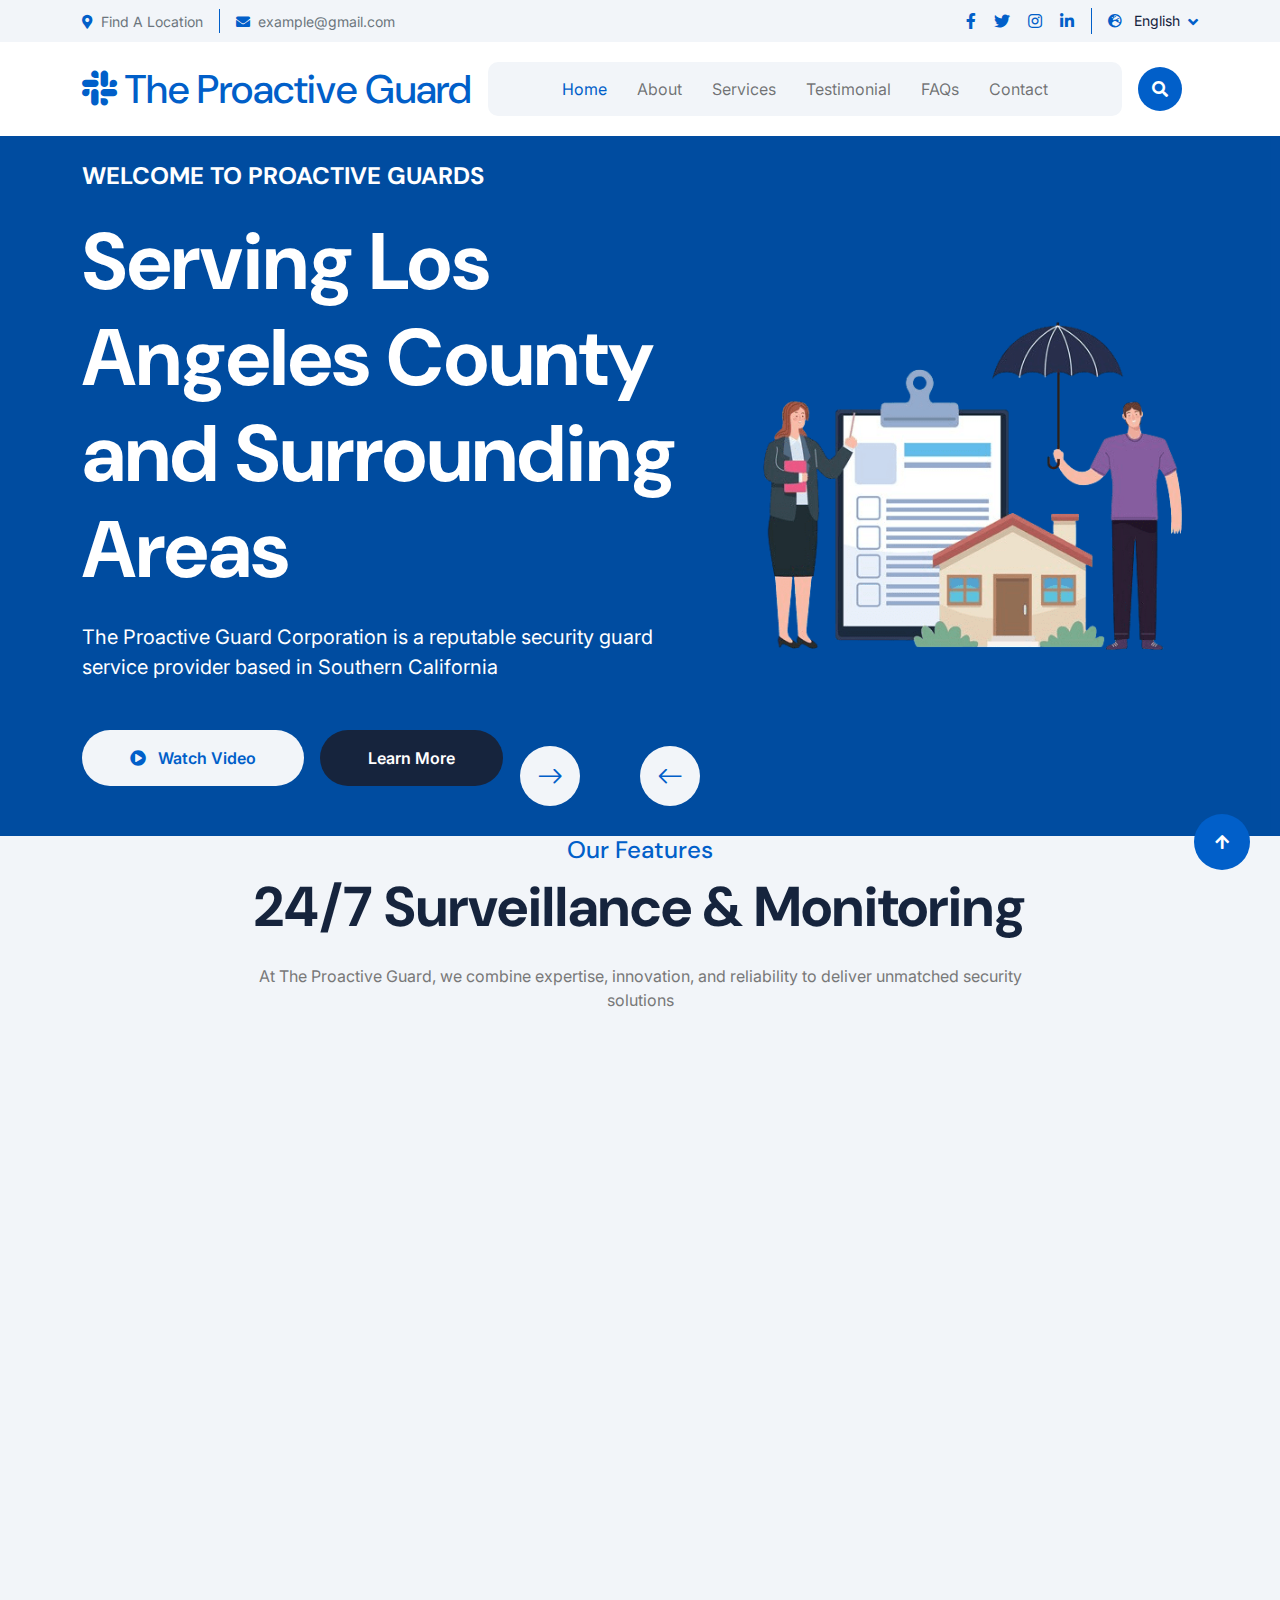
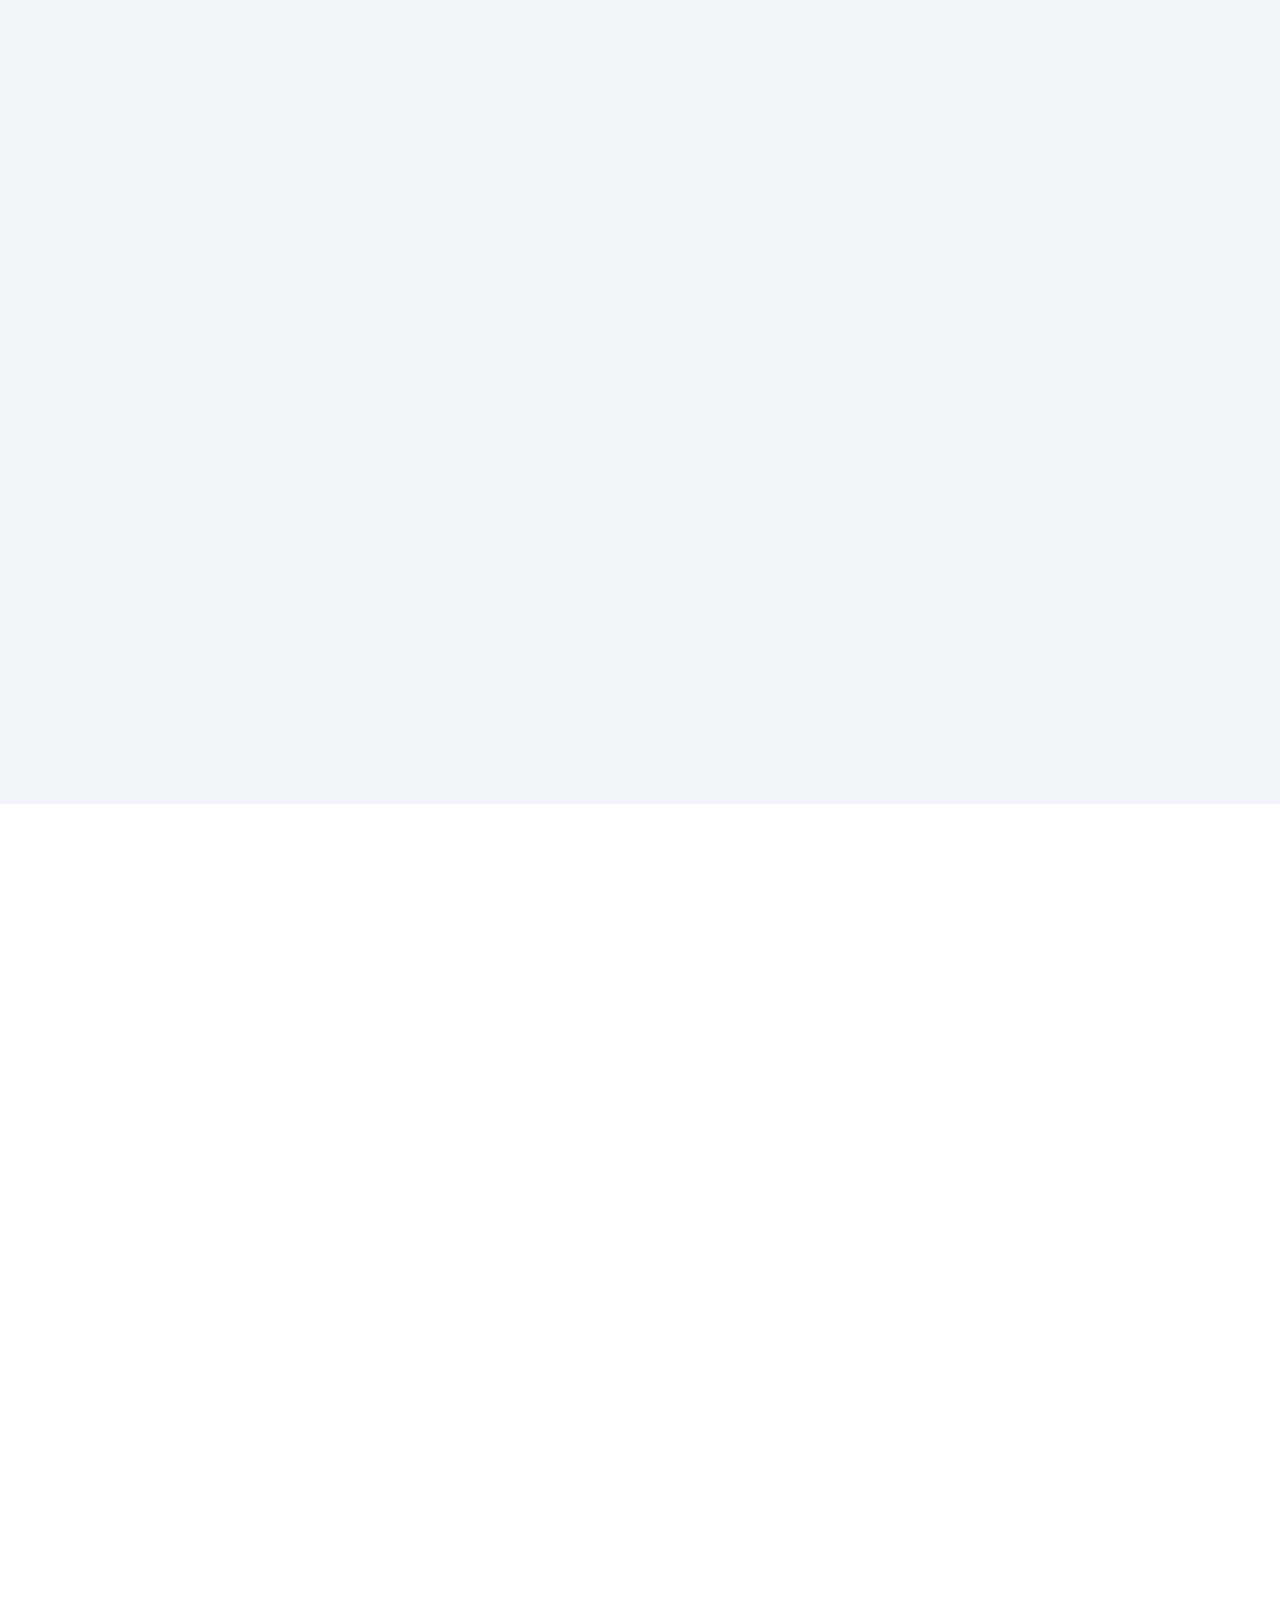
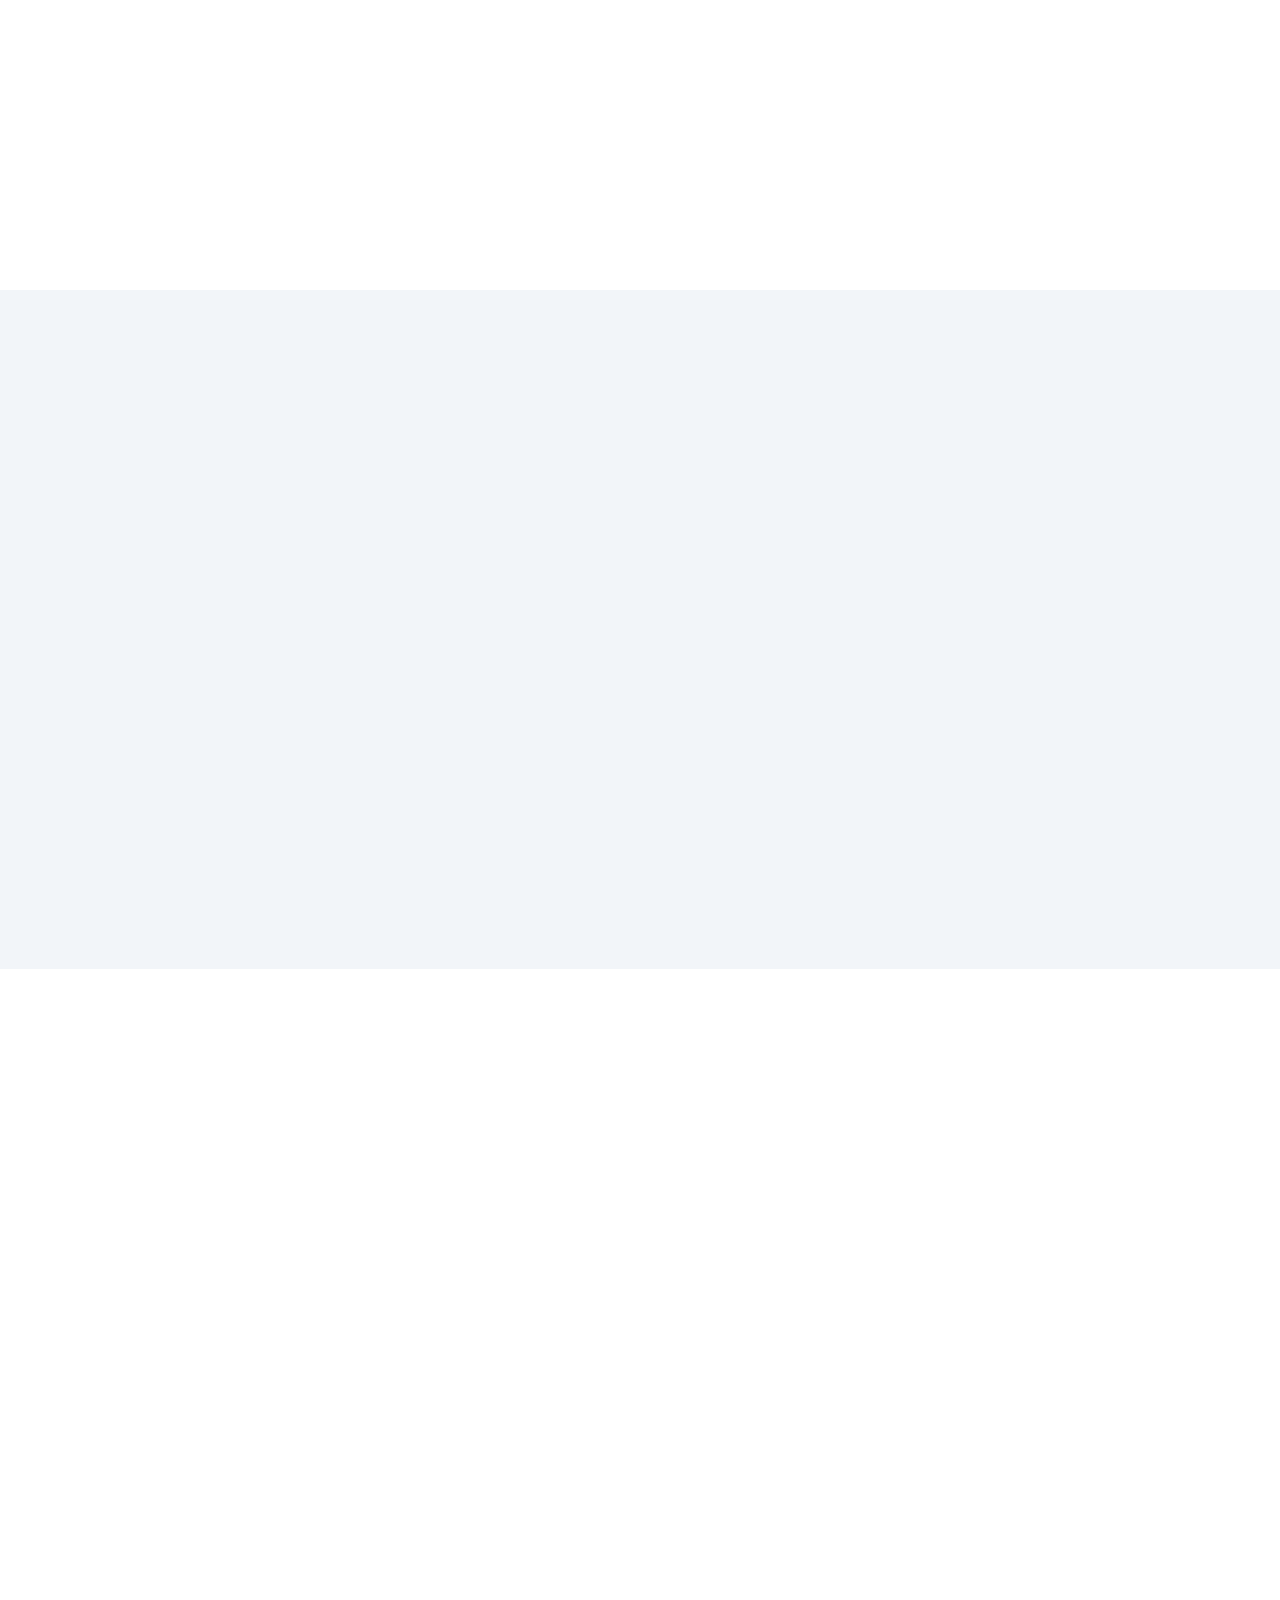
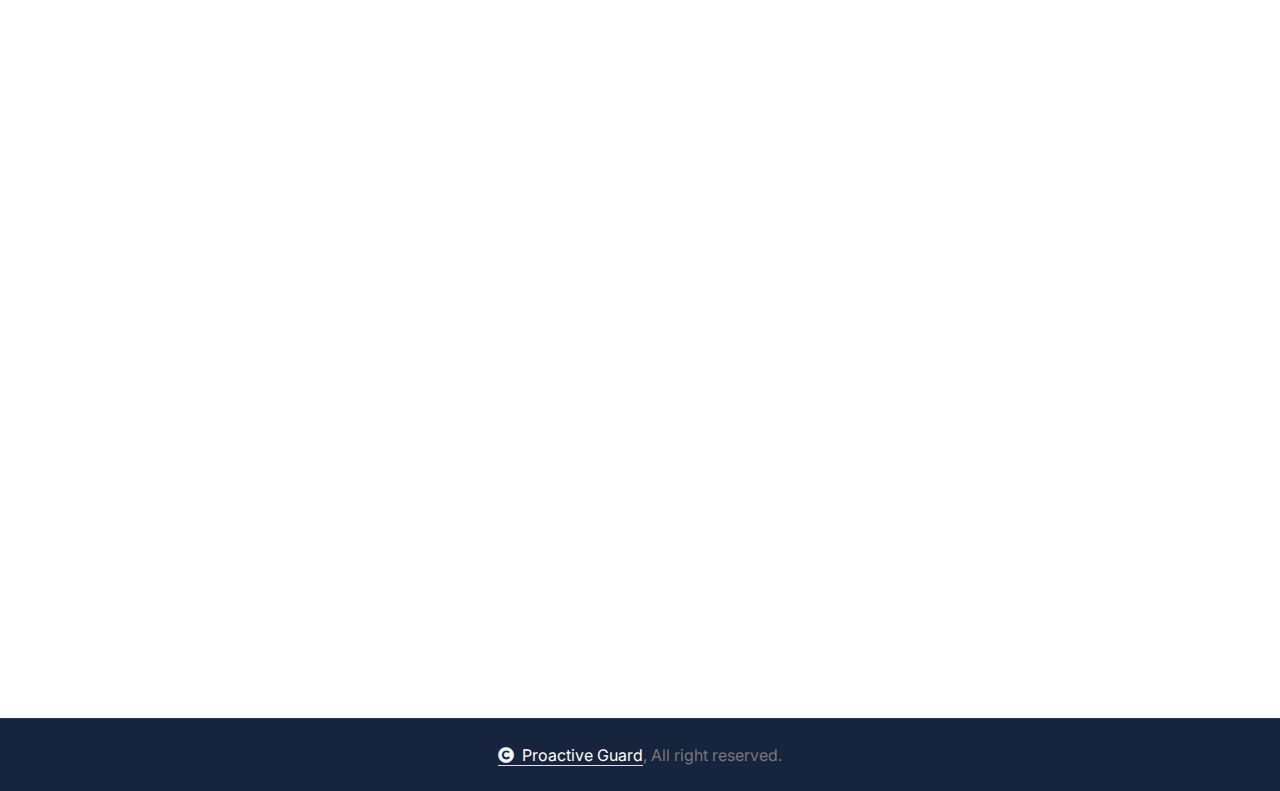
<file: index.html>
<!DOCTYPE html>
<html lang="en">

<head>
    <meta charset="utf-8">
    <title>LifeSure - Life Insurance Website Template</title>
    <meta content="width=device-width, initial-scale=1.0" name="viewport">
    <meta content="" name="keywords">
    <meta content="" name="description">

    <!-- Google Web Fonts -->
    <link rel="preconnect" href="https://fonts.googleapis.com">
    <link rel="preconnect" href="https://fonts.gstatic.com" crossorigin>
    <link
        href="https://fonts.googleapis.com/css2?family=DM+Sans:ital,opsz,wght@0,9..40,100..1000;1,9..40,100..1000&family=Inter:slnt,wght@-10..0,100..900&display=swap"
        rel="stylesheet">

    <!-- Icon Font Stylesheet -->
    <link rel="stylesheet" href="https://use.fontawesome.com/releases/v5.15.4/css/all.css" />
    <link href="https://cdn.jsdelivr.net/npm/bootstrap-icons@1.4.1/font/bootstrap-icons.css" rel="stylesheet">

    <!-- Libraries Stylesheet -->
    <link rel="stylesheet" href="lib/animate/animate.min.css" />
    <link href="lib/lightbox/css/lightbox.min.css" rel="stylesheet">
    <link href="lib/owlcarousel/assets/owl.carousel.min.css" rel="stylesheet">


    <!-- Customized Bootstrap Stylesheet -->
    <link href="css/bootstrap.min.css" rel="stylesheet">

    <!-- Template Stylesheet -->
    <link href="css/style.css" rel="stylesheet">
</head>

<body>

    <!-- Spinner Start -->
    <div id="spinner"
        class="show bg-white position-fixed translate-middle w-100 vh-100 top-50 start-50 d-flex align-items-center justify-content-center">
        <div class="spinner-border text-primary" style="width: 3rem; height: 3rem;" role="status">
            <span class="sr-only">Loading...</span>
        </div>
    </div>
    <!-- Spinner End -->

    <!-- Topbar Start -->
    <div class="container-fluid topbar px-0 px-lg-4 bg-light py-2 d-none d-lg-block">
        <div class="container">
            <div class="row gx-0 align-items-center">
                <div class="col-lg-8 text-center text-lg-start mb-lg-0">
                    <div class="d-flex flex-wrap">
                        <div class="border-end border-primary pe-3">
                            <a href="#" class="text-muted small"><i
                                    class="fas fa-map-marker-alt text-primary me-2"></i>Find A Location</a>
                        </div>
                        <div class="ps-3">
                            <a href="mailto:example@gmail.com" class="text-muted small"><i
                                    class="fas fa-envelope text-primary me-2"></i>example@gmail.com</a>
                        </div>
                    </div>
                </div>
                <div class="col-lg-4 text-center text-lg-end">
                    <div class="d-flex justify-content-end">
                        <div class="d-flex border-end border-primary pe-3">
                            <a class="btn p-0 text-primary me-3" href="#"><i class="fab fa-facebook-f"></i></a>
                            <a class="btn p-0 text-primary me-3" href="#"><i class="fab fa-twitter"></i></a>
                            <a class="btn p-0 text-primary me-3" href="#"><i class="fab fa-instagram"></i></a>
                            <a class="btn p-0 text-primary me-0" href="#"><i class="fab fa-linkedin-in"></i></a>
                        </div>
                        <div class="dropdown ms-3">
                            <a href="#" class="dropdown-toggle text-dark" data-bs-toggle="dropdown"><small><i
                                        class="fas fa-globe-europe text-primary me-2"></i> English</small></a>
                            <div class="dropdown-menu rounded">
                                <a href="#" class="dropdown-item">English</a>
                                <a href="#" class="dropdown-item">Bangla</a>
                                <a href="#" class="dropdown-item">French</a>
                                <a href="#" class="dropdown-item">Spanish</a>
                                <a href="#" class="dropdown-item">Arabic</a>
                            </div>
                        </div>
                    </div>
                </div>
            </div>
        </div>
    </div>
    <!-- Topbar End -->

    <!-- Navbar & Hero Start -->
    <div class="container-fluid nav-bar px-0 px-lg-4 py-lg-0">
        <div class="container">
            <nav class="navbar navbar-expand-lg navbar-light">
                <a href="#" class="navbar-brand p-0">
                    <h1 class="text-primary mb-0"><i class="fab fa-slack me-2"></i>The Proactive Guard</h1>
                    <!-- <img src="img/logo.png" alt="Logo"> -->
                </a>
                <button class="navbar-toggler" type="button" data-bs-toggle="collapse" data-bs-target="#navbarCollapse">
                    <span class="fa fa-bars"></span>
                </button>
                <div class="collapse navbar-collapse" id="navbarCollapse">
                    <div class="navbar-nav mx-0 mx-lg-auto">
                        <a href="index.html" class="nav-item nav-link active">Home</a>
                        <a href="about.html" class="nav-item nav-link ">About</a>
                        <a href="service.html" class="nav-item nav-link">Services</a>
                        <a href="testimonial.html" class="nav-item nav-link">Testimonial</a>
                        <a href="FAQ.html" class="nav-item nav-link">FAQs</a>
                        <a href="contact.html" class="nav-item nav-link">Contact</a>
                    </div>
                    <div class="nav-btn px-3">
                        <button class="btn-search btn btn-primary btn-md-square rounded-circle flex-shrink-0"
                            data-bs-toggle="modal" data-bs-target="#searchModal"><i class="fas fa-search"></i></button>
                    </div>
                </div>
        </div>

        </a>
    </div>
    </nav>
    </div>
    </div>
    <!-- Navbar & Hero End -->

    <!-- Modal Search Start -->
    <div class="modal fade" id="searchModal" tabindex="-1" aria-labelledby="exampleModalLabel" aria-hidden="true">
        <div class="modal-dialog modal-fullscreen">
            <div class="modal-content rounded-0">
                <div class="modal-header">
                    <h5 class="modal-title" id="exampleModalLabel">Search by keyword</h5>
                    <button type="button" class="btn-close" data-bs-dismiss="modal" aria-label="Close"></button>
                </div>
                <div class="modal-body d-flex align-items-center bg-primary">
                    <div class="input-group w-75 mx-auto d-flex">
                        <input type="search" class="form-control p-3" placeholder="keywords"
                            aria-describedby="search-icon-1">
                        <span id="search-icon-1" class="btn bg-light border nput-group-text p-3"><i
                                class="fa fa-search"></i></span>
                    </div>
                </div>
            </div>
        </div>
    </div>
    <!-- Modal Search End -->


    <!-- Carousel Start -->
    <div class="header-carousel owl-carousel">
        <div class="header-carousel-item bg-primary">
            <div class="carousel-caption">
                <div class="container">
                    <div class="row g-4 align-items-center">
                        <div class="col-lg-7 animated fadeInLeft">
                            <div class="text-sm-center text-md-start">
                                <h4 class="text-white text-uppercase fw-bold mb-4">Welcome To Proactive Guards</h4>
                                <h1 class="display-1 text-white mb-4">Serving Los Angeles County and Surrounding Areas</h1>
                                <p class="mb-5 fs-5">The Proactive Guard Corporation is a reputable security guard service provider based in Southern California
                                </p>
                                <div class="d-flex justify-content-center justify-content-md-start flex-shrink-0 mb-4">
                                    <a class="btn btn-light rounded-pill py-3 px-4 px-md-5 me-2" href="#"><i
                                            class="fas fa-play-circle me-2"></i> Watch Video</a>
                                    <a class="btn btn-dark rounded-pill py-3 px-4 px-md-5 ms-2" href="#">Learn More</a>
                                </div>
                            </div>
                        </div>
                        <div class="col-lg-5 animated fadeInRight">
                            <div class="calrousel-img" style="object-fit: cover;">
                                <img src="img/carousel-2.png" class="img-fluid w-100" alt="">
                            </div>
                        </div>
                    </div>
                </div>
            </div>
        </div>
        <div class="header-carousel-item bg-primary">
            <div class="carousel-caption">
                <div class="container">
                    <div class="row gy-4 gy-lg-0 gx-0 gx-lg-5 align-items-center">
                        <div class="col-lg-5 animated fadeInLeft">
                            <div class="calrousel-img">
                                <img src="img/carousel-2.png" class="img-fluid w-100" alt="">
                            </div>
                        </div>
                        <div class="col-lg-7 animated fadeInRight">
                            <div class="text-sm-center text-md-end">
                                <h4 class="text-white text-uppercase fw-bold mb-4">Welcome To Proactive Guards</h4>
                                <h1 class="display-1 text-white mb-4">Serving Los Angeles County and Surrounding Areas</h1>
                                <p class="mb-5 fs-5">The Proactive Guard Corporation is a reputable security guard service provider based in Southern California.
                                </p>
                                <div class="d-flex justify-content-center justify-content-md-end flex-shrink-0 mb-4">
                                    <a class="btn btn-light rounded-pill py-3 px-4 px-md-5 me-2" href="#"><i
                                            class="fas fa-play-circle me-2"></i> Watch Video</a>
                                    <a class="btn btn-dark rounded-pill py-3 px-4 px-md-5 ms-2" href="#">Learn More</a>
                                </div>
                            </div>
                        </div>
                    </div>
                </div>
            </div>
        </div>
    </div>
    <!-- Carousel End -->

    <!-- Feature Start -->
    <div class="container-fluid feature bg-light pb-5">
            <div class="container pb-5">
                <div class="text-center mx-auto pb-5 wow fadeInUp" data-wow-delay="0.2s" style="max-width: 800px;">
                    <h4 class="text-primary">Our Features</h4>
                    <h1 class="display-4 mb-4">24/7 Surveillance & Monitoring</h1>
                    <p class="mb-0">At The Proactive Guard, we combine expertise, innovation, and reliability to deliver unmatched security solutions
                    </p>
                </div>
                <div class="row g-4">
                    <div class="col-md-6 col-lg-6 col-xl-3 wow fadeInUp" data-wow-delay="0.2s">
                        <div class="feature-item p-4 pt-0">
                            <div class="feature-icon p-4 mb-4">
                                <i class="far fa-handshake fa-3x"></i>
                            </div>
                            <h4 class="mb-4">Highly Trained Security Personnel</h4>
                            <p class="mb-4">Professionally trained guards equipped with crisis management, surveillance skills, and first aid expertise.
                            </p>
                            <a class="btn btn-primary rounded-pill py-2 px-4" href="#">Learn More</a>
                        </div>
                    </div>
                    <div class="col-md-6 col-lg-6 col-xl-3 wow fadeInUp" data-wow-delay="0.4s">
                        <div class="feature-item p-4 pt-0">
                            <div class="feature-icon p-4 mb-4">
                                <i class="fa fa-dollar-sign fa-3x"></i>
                            </div>
                            <h4 class="mb-4">Smart Security Technology</h4>
                            <p class="mb-4">AI-supported monitoring, biometric access control, and modern surveillance tools for maximum efficiency.
                            </p>
                            <a class="btn btn-primary rounded-pill py-2 px-4" href="#">Learn More</a>
                        </div>
                    </div>
                    <div class="col-md-6 col-lg-6 col-xl-3 wow fadeInUp" data-wow-delay="0.6s">
                        <div class="feature-item p-4 pt-0">
                            <div class="feature-icon p-4 mb-4">
                                <i class="fa fa-bullseye fa-3x"></i>
                            </div>
                            <h4 class="mb-4">Trusted Customer Support</h4>
                            <p class="mb-4">Always available to respond, advise, and adjust services to evolving client requirements.
                            </p>
                            <a class="btn btn-primary rounded-pill py-2 px-4" href="#">Learn More</a>
                        </div>
                    </div>
                    <div class="col-md-6 col-lg-6 col-xl-3 wow fadeInUp" data-wow-delay="0.8s">
                        <div class="feature-item p-4 pt-0">
                            <div class="feature-icon p-4 mb-4">
                                <i class="fa fa-headphones fa-3x"></i>
                            </div>
                            <h4 class="mb-4">Discreet Executive Protection</h4>
                            <p class="mb-4">Confidential and reliable VIP security for high-profile individuals.
                            </p>
                            <a class="btn btn-primary rounded-pill py-2 px-4" href="#">Learn More</a>
                        </div>
                    </div>
                </div>
            </div>
        </div>
    <!-- Feature End -->

    <!-- About Start -->
    <div class="container-fluid bg-light about pb-5">
        <div class="container pb-5">
            <div class="row g-5">
                <div class="col-xl-6 wow fadeInLeft" data-wow-delay="0.2s">
                    <div class="about-item-content bg-white rounded p-5 h-100">
                            <h4 class="text-primary">About Our Company</h4>
                            <h1 class="display-4 mb-4">High Range of Exploring Protection</h1>
                            <p>To provide proactive, end-to-end security solutions that prevent risks before they occur, ensuring uncompromised safety for individuals, businesses, and organizations across all sectors.
                            </p>
                            <p>At The Proactive Guard, we don’t just react to threats—we stay ahead of them, ensuring peace of mind and maximum security across every level of life and business.
                            </p>
                            <p class="text-dark"><i class="fa fa-check text-primary me-3"></i>Corporate & Industrial Security</p>
                            <p class="text-dark"><i class="fa fa-check text-primary me-3"></i>Executive & VIP Protection</p>
                            <p class="text-dark mb-4"><i class="fa fa-check text-primary me-3"></i>Crisis & Emergency Response</p>
                            <a class="btn btn-primary rounded-pill py-3 px-5" href="#">More Information</a>
                        </div>
                    </div>
                    <div class="col-xl-6 wow fadeInRight" data-wow-delay="0.2s">
                        <div class="bg-white rounded p-5 h-100">
                            <div class="row g-4 justify-content-center">
                                <div class="col-12">
                                    <div class="rounded bg-light">
                                        <img src="img/about-1.png" class="img-fluid rounded w-100" alt="">
                                    </div>
                                </div>
                                <div class="col-sm-6">
                                    <div class="counter-item bg-light rounded p-3 h-100">
                                        <div class="counter-counting">
                                            <span class="text-primary fs-2 fw-bold" data-toggle="counter-up">129</span>
                                            <span class="h1 fw-bold text-primary">+</span>
                                        </div>
                                        <h4 class="mb-0 text-dark">High Trained Personnel</h4>
                                    </div>
                                </div>
                                <div class="col-sm-6">
                                    <div class="counter-item bg-light rounded p-3 h-100">
                                        <div class="counter-counting">
                                            <span class="text-primary fs-2 fw-bold" data-toggle="counter-up">99</span>
                                            <span class="h1 fw-bold text-primary">+</span>
                                        </div>
                                        <h4 class="mb-0 text-dark">Accolades won</h4>
                                    </div>
                                </div>
                                <div class="col-sm-6">
                                    <div class="counter-item bg-light rounded p-3 h-100">
                                        <div class="counter-counting">
                                            <span class="text-primary fs-2 fw-bold" data-toggle="counter-up">556</span>
                                            <span class="h1 fw-bold text-primary">+</span>
                                        </div>
                                        <h4 class="mb-0 text-dark">Skilled Agents</h4>
                                    </div>
                                </div>
                                <div class="col-sm-6">
                                    <div class="counter-item bg-light rounded p-3 h-100">
                                        <div class="counter-counting">
                                            <span class="text-primary fs-2 fw-bold" data-toggle="counter-up">967</span>
                                            <span class="h1 fw-bold text-primary">+</span>
                                        </div>
                                        <h4 class="mb-0 text-dark">High Profile Clients</h4>
                                    </div>
                                </div>
                            </div>
                        </div>
                    </div>
                </div>
            </div>
        </div>
    <!-- About End -->

    <!-- Service Start -->
     <div class="container-fluid service py-5">
        <div class="container py-5">
            <div class="text-center mx-auto pb-5 wow fadeInUp" data-wow-delay="0.2s" style="max-width: 800px;">
                <h4 class="text-primary">Our Services</h4>
                <h1 class="display-4 mb-4">We Provide Professional Security Solutions</h1>
                <p class="mb-0">

                    We deliver reliable and tailored security services to protect your people, property, and assets. Our
                    trained guards and modern security systems ensure peace of mind 24/7.
                </p>
            </div>
            <div class="row g-4 justify-content-center">
                <div class="col-md-6 col-lg-6 col-xl-3 wow fadeInUp" data-wow-delay="0.2s">
                    <div class="service-item">
                        <div class="service-img">
                            <img src="img/blog-1.png" class="img-fluid rounded-top w-100" alt="">
                            <div class="service-icon p-3">
                                <i class="fa fa-users fa-2x"></i>
                            </div>
                        </div>
                        <div class="service-content p-4">
                            <div class="service-content-inner">
                                <a href="#" class="d-inline-block h4 mb-4">Manned Guarding</a>
                                <p class="mb-4">Highly trained and licensed security officers to safeguard your
                                    business, events, or residential premises.</p>
                                <a class="btn btn-primary rounded-pill py-2 px-4" href="#">Read More</a>
                            </div>
                        </div>
                    </div>
                </div>
                <div class="col-md-6 col-lg-6 col-xl-3 wow fadeInUp" data-wow-delay="0.4s">
                    <div class="service-item">
                        <div class="service-img">
                            <img src="img/blog-2.png" class="img-fluid rounded-top w-100" alt="">
                            <div class="service-icon p-3">
                                <i class="fa fa-hospital fa-2x"></i>
                            </div>
                        </div>
                        <div class="service-content p-4">
                            <div class="service-content-inner">
                                <a href="#" class="d-inline-block h4 mb-4">CCTV Surveillance & Monitoring</a>
                                <p class="mb-4">Installation and real-time monitoring of CCTV systems to deter crime and
                                    respond quickly to incidents.</p>
                                <a class="btn btn-primary rounded-pill py-2 px-4" href="#">Read More</a>
                            </div>
                        </div>
                    </div>
                </div>
                <div class="col-md-6 col-lg-6 col-xl-3 wow fadeInUp" data-wow-delay="0.6s">
                    <div class="service-item">
                        <div class="service-img">
                            <img src="img/blog-3.png" class="img-fluid rounded-top w-100" alt="">
                            <div class="service-icon p-3">
                                <i class="fa fa-car fa-2x"></i>
                            </div>
                        </div>
                        <div class="service-content p-4">
                            <div class="service-content-inner">
                                <a href="#" class="d-inline-block h4 mb-4">Event Security</a>
                                <p class="mb-4">Professional crowd management and event security to ensure your occasion
                                    runs safely and smoothly.</p>
                                <a class="btn btn-primary rounded-pill py-2 px-4" href="#">Read More</a>
                            </div>
                        </div>
                    </div>
                </div>
                <div class="col-md-6 col-lg-6 col-xl-3 wow fadeInUp" data-wow-delay="0.8s">
                    <div class="service-item">
                        <div class="service-img">
                            <img src="img/blog-4.png" class="img-fluid rounded-top w-100" alt="">
                            <div class="service-icon p-3">
                                <i class="fa fa-home fa-2x"></i>
                            </div>
                        </div>
                        <div class="service-content p-4">
                            <div class="service-content-inner">
                                <a href="#" class="d-inline-block h4 mb-4">Access Control & Patrols</a>
                                <p class="mb-4">Strict access management and routine patrols to prevent unauthorized
                                    entry and secure your premises.</p>
                                <a class="btn btn-primary rounded-pill py-2 px-4" href="#">Read More</a>
                            </div>
                        </div>
                    </div>
                </div>
                <div class="col-12 text-center wow fadeInUp" data-wow-delay="0.2s">
                    <a class="btn btn-primary rounded-pill py-3 px-5" href="#">More Services</a>
                </div>
            </div>
        </div>
    </div>
    <!-- Service End -->

    <!-- FAQs Start -->
    <div class="container-fluid faq-section bg-light py-5">
        <div class="container py-5">
            <div class="row g-5 align-items-center">
                <div class="col-xl-6 wow fadeInLeft" data-wow-delay="0.2s">
                    <div class="h-100">
                        <div class="mb-5">
                            <h4 class="text-primary">Some Important FAQ's</h4>
                            <h1 class="display-4 mb-0">Common Frequently Asked Questions</h1>
                        </div>
                        <div class="accordion" id="accordionExample">
                            <div class="accordion-item">
                                <h2 class="accordion-header" id="headingOne">
                                    <button class="accordion-button border-0" type="button" data-bs-toggle="collapse"
                                        data-bs-target="#collapseOne" aria-expanded="true" aria-controls="collapseOne">
                                        Q: What types of security services do you provide?
                                    </button>
                                </h2>
                                <div id="collapseOne" class="accordion-collapse collapse show active"
                                    aria-labelledby="headingOne" data-bs-parent="#accordionExample">
                                    <div class="accordion-body rounded">
                                        A: We offer a range of services including residential security, corporate
                                        security, event security, CCTV installation, access control systems, and 24/7
                                        monitoring.
                                    </div>
                                </div>
                            </div>
                            <div class="accordion-item">
                                <h2 class="accordion-header" id="headingTwo">
                                    <button class="accordion-button collapsed" type="button" data-bs-toggle="collapse"
                                        data-bs-target="#collapseTwo" aria-expanded="false" aria-controls="collapseTwo">
                                        Q: Are your security personnel trained and licensed?
                                    </button>
                                </h2>
                                <div id="collapseTwo" class="accordion-collapse collapse" aria-labelledby="headingTwo"
                                    data-bs-parent="#accordionExample">
                                    <div class="accordion-body">
                                        A: Yes, all our guards are fully trained, licensed, and undergo continuous
                                        refresher courses to maintain high professional standards.
                                    </div>
                                </div>
                            </div>
                            <div class="accordion-item">
                                <h2 class="accordion-header" id="headingThree">
                                    <button class="accordion-button collapsed" type="button" data-bs-toggle="collapse"
                                        data-bs-target="#collapseThree" aria-expanded="false"
                                        aria-controls="collapseThree">
                                        Q: Do you provide 24/7 security services?
                                    </button>
                                </h2>
                                <div id="collapseThree" class="accordion-collapse collapse"
                                    aria-labelledby="headingThree" data-bs-parent="#accordionExample">
                                    <div class="accordion-body">
                                        A: Yes, we offer round-the-clock security and monitoring solutions, customized
                                        to meet your specific needs.
                                    </div>
                                </div>
                            </div>
                        </div>
                    </div>
                </div>
                <div class="col-xl-6 wow fadeInRight" data-wow-delay="0.4s">
                    <img src="img/carousel-2.png" class="img-fluid w-100" alt="">
                </div>
            </div>
        </div>
    </div>
    <!-- FAQs End -->

    <!-- Blog Start 
        <div class="container-fluid blog py-5">
            <div class="container py-5">
                <div class="text-center mx-auto pb-5 wow fadeInUp" data-wow-delay="0.2s" style="max-width: 800px;">
                    <h4 class="text-primary">From Blog</h4>
                    <h1 class="display-4 mb-4">News And Updates</h1>
                    <p class="mb-0">Lorem ipsum dolor, sit amet consectetur adipisicing elit. Tenetur adipisci facilis cupiditate recusandae aperiam temporibus corporis itaque quis facere, numquam, ad culpa deserunt sint dolorem autem obcaecati, ipsam mollitia hic.
                    </p>
                </div>
                <div class="row g-4 justify-content-center">
                    <div class="col-lg-6 col-xl-4 wow fadeInUp" data-wow-delay="0.2s">
                        <div class="blog-item">
                            <div class="blog-img">
                                <img src="img/blog-1.png" class="img-fluid rounded-top w-100" alt="">
                                <div class="blog-categiry py-2 px-4">
                                    <span>Business</span>
                                </div>
                            </div>
                            <div class="blog-content p-4">
                                <div class="blog-comment d-flex justify-content-between mb-3">
                                    <div class="small"><span class="fa fa-user text-primary"></span> Martin.C</div>
                                    <div class="small"><span class="fa fa-calendar text-primary"></span> 30 Dec 2025</div>
                                    <div class="small"><span class="fa fa-comment-alt text-primary"></span> 6 Comments</div>
                                </div>
                                <a href="#" class="h4 d-inline-block mb-3">Which allows you to pay down insurance bills</a>
                                <p class="mb-3">Lorem, ipsum dolor sit amet consectetur adipisicing elit. Eius libero soluta impedit eligendi? Quibusdam, laudantium.</p>
                                <a href="#" class="btn p-0">Read More  <i class="fa fa-arrow-right"></i></a>
                            </div>
                        </div>
                    </div>
                    <div class="col-lg-6 col-xl-4 wow fadeInUp" data-wow-delay="0.4s">
                        <div class="blog-item">
                            <div class="blog-img">
                                <img src="img/blog-2.png" class="img-fluid rounded-top w-100" alt="">
                                <div class="blog-categiry py-2 px-4">
                                    <span>Business</span>
                                </div>
                            </div>
                            <div class="blog-content p-4">
                                <div class="blog-comment d-flex justify-content-between mb-3">
                                    <div class="small"><span class="fa fa-user text-primary"></span> Martin.C</div>
                                    <div class="small"><span class="fa fa-calendar text-primary"></span> 30 Dec 2025</div>
                                    <div class="small"><span class="fa fa-comment-alt text-primary"></span> 6 Comments</div>
                                </div>
                                <a href="#" class="h4 d-inline-block mb-3">Leverage agile frameworks to provide</a>
                                <p class="mb-3">Lorem, ipsum dolor sit amet consectetur adipisicing elit. Eius libero soluta impedit eligendi? Quibusdam, laudantium.</p>
                                <a href="#" class="btn p-0">Read More  <i class="fa fa-arrow-right"></i></a>
                            </div>
                        </div>
                    </div>
                    <div class="col-lg-6 col-xl-4 wow fadeInUp" data-wow-delay="0.6s">
                        <div class="blog-item">
                            <div class="blog-img">
                                <img src="img/blog-3.png" class="img-fluid rounded-top w-100" alt="">
                                <div class="blog-categiry py-2 px-4">
                                    <span>Business</span>
                                </div>
                            </div>
                            <div class="blog-content p-4">
                                <div class="blog-comment d-flex justify-content-between mb-3">
                                    <div class="small"><span class="fa fa-user text-primary"></span> Martin.C</div>
                                    <div class="small"><span class="fa fa-calendar text-primary"></span> 30 Dec 2025</div>
                                    <div class="small"><span class="fa fa-comment-alt text-primary"></span> 6 Comments</div>
                                </div>
                                <a href="#" class="h4 d-inline-block mb-3">Leverage agile frameworks to provide</a>
                                <p class="mb-3">Lorem, ipsum dolor sit amet consectetur adipisicing elit. Eius libero soluta impedit eligendi? Quibusdam, laudantium.</p>
                                <a href="#" class="btn p-0">Read More  <i class="fa fa-arrow-right"></i></a>
                            </div>
                        </div>
                    </div>
                </div>
            </div>
        </div>
         Blog End -->

    <!-- Team Start 
        <div class="container-fluid team pb-5">
            <div class="container pb-5">
                <div class="text-center mx-auto pb-5 wow fadeInUp" data-wow-delay="0.2s" style="max-width: 800px;">
                    <h4 class="text-primary">Our Team</h4>
                    <h1 class="display-4 mb-4">Meet Our Expert Team Members</h1>
                    <p class="mb-0">Lorem ipsum dolor, sit amet consectetur adipisicing elit. Tenetur adipisci facilis cupiditate recusandae aperiam temporibus corporis itaque quis facere, numquam, ad culpa deserunt sint dolorem autem obcaecati, ipsam mollitia hic.
                    </p>
                </div>
                <div class="row g-4">
                    <div class="col-md-6 col-lg-6 col-xl-3 wow fadeInUp" data-wow-delay="0.2s">
                        <div class="team-item">
                            <div class="team-img">
                                <img src="img/team-1.jpg" class="img-fluid rounded-top w-100" alt="">
                                <div class="team-icon">
                                    <a class="btn btn-primary btn-sm-square rounded-pill mb-2" href=""><i class="fab fa-facebook-f"></i></a>
                                    <a class="btn btn-primary btn-sm-square rounded-pill mb-2" href=""><i class="fab fa-twitter"></i></a>
                                    <a class="btn btn-primary btn-sm-square rounded-pill mb-2" href=""><i class="fab fa-linkedin-in"></i></a>
                                    <a class="btn btn-primary btn-sm-square rounded-pill mb-0" href=""><i class="fab fa-instagram"></i></a>
                                </div>
                            </div>
                            <div class="team-title p-4">
                                <h4 class="mb-0">David James</h4>
                                <p class="mb-0">Profession</p>
                            </div>
                        </div>
                    </div>
                    <div class="col-md-6 col-lg-6 col-xl-3 wow fadeInUp" data-wow-delay="0.4s">
                        <div class="team-item">
                            <div class="team-img">
                                <img src="img/team-2.jpg" class="img-fluid rounded-top w-100" alt="">
                                <div class="team-icon">
                                    <a class="btn btn-primary btn-sm-square rounded-pill mb-2" href=""><i class="fab fa-facebook-f"></i></a>
                                    <a class="btn btn-primary btn-sm-square rounded-pill mb-2" href=""><i class="fab fa-twitter"></i></a>
                                    <a class="btn btn-primary btn-sm-square rounded-pill mb-2" href=""><i class="fab fa-linkedin-in"></i></a>
                                    <a class="btn btn-primary btn-sm-square rounded-pill mb-0" href=""><i class="fab fa-instagram"></i></a>
                                </div>
                            </div>
                            <div class="team-title p-4">
                                <h4 class="mb-0">David James</h4>
                                <p class="mb-0">Profession</p>
                            </div>
                        </div>
                    </div>
                    <div class="col-md-6 col-lg-6 col-xl-3 wow fadeInUp" data-wow-delay="0.6s">
                        <div class="team-item">
                            <div class="team-img">
                                <img src="img/team-3.jpg" class="img-fluid rounded-top w-100" alt="">
                                <div class="team-icon">
                                    <a class="btn btn-primary btn-sm-square rounded-pill mb-2" href=""><i class="fab fa-facebook-f"></i></a>
                                    <a class="btn btn-primary btn-sm-square rounded-pill mb-2" href=""><i class="fab fa-twitter"></i></a>
                                    <a class="btn btn-primary btn-sm-square rounded-pill mb-2" href=""><i class="fab fa-linkedin-in"></i></a>
                                    <a class="btn btn-primary btn-sm-square rounded-pill mb-0" href=""><i class="fab fa-instagram"></i></a>
                                </div>
                            </div>
                            <div class="team-title p-4">
                                <h4 class="mb-0">David James</h4>
                                <p class="mb-0">Profession</p>
                            </div>
                        </div>
                    </div>
                    <div class="col-md-6 col-lg-6 col-xl-3 wow fadeInUp" data-wow-delay="0.8s">
                        <div class="team-item">
                            <div class="team-img">
                                <img src="img/team-4.jpg" class="img-fluid rounded-top w-100" alt="">
                                <div class="team-icon">
                                    <a class="btn btn-primary btn-sm-square rounded-pill mb-2" href=""><i class="fab fa-facebook-f"></i></a>
                                    <a class="btn btn-primary btn-sm-square rounded-pill mb-2" href=""><i class="fab fa-twitter"></i></a>
                                    <a class="btn btn-primary btn-sm-square rounded-pill mb-2" href=""><i class="fab fa-linkedin-in"></i></a>
                                    <a class="btn btn-primary btn-sm-square rounded-pill mb-0" href=""><i class="fab fa-instagram"></i></a>
                                </div>
                            </div>
                            <div class="team-title p-4">
                                <h4 class="mb-0">David James</h4>
                                <p class="mb-0">Profession</p>
                            </div>
                        </div>
                    </div>
                </div>
            </div>
        </div>
         Team End -->

    <!-- Testimonial Start -->
   <div class="container-fluid testimonial pb-5">
        <div class="container pb-5">
            <div class="text-center mx-auto pb-5 wow fadeInUp" data-wow-delay="0.2s" style="max-width: 800px;">
                <h4 class="text-primary">Testimonial</h4>
                <h1 class="display-4 mb-4">What Our Customers Are Saying</h1>
                <p class="mb-0">“Our premises have never felt safer. The guards are professional, punctual, and
                    attentive.”
                    — Corporate Client

                    “The team provided excellent security at our event. Very organized and reliable.”
                    — Event Organizer
                </p>
            </div>
            <div class="owl-carousel testimonial-carousel wow fadeInUp" data-wow-delay="0.2s">
                <div class="testimonial-item bg-light rounded">
                    <div class="row g-0">
                        <div class="col-4  col-lg-4 col-xl-3">
                            <div class="h-100">
                                <img src="img/testimonial-1.jpg" class="img-fluid h-100 rounded"
                                    style="object-fit: cover;" alt="">
                            </div>
                        </div>
                        <div class="col-8 col-lg-8 col-xl-9">
                            <div class="d-flex flex-column my-auto text-start p-4">
                                <h4 class="text-dark mb-0">Client Name</h4>
                                <p class="mb-3">Profession</p>
                                <div class="d-flex text-primary mb-3">
                                    <i class="fas fa-star"></i>
                                    <i class="fas fa-star"></i>
                                    <i class="fas fa-star"></i>
                                    <i class="fas fa-star"></i>
                                    <i class="fas fa-star"></i>
                                </div>
                                <p class="mb-0">Lorem, ipsum dolor sit amet consectetur adipisicing elit. Enim error
                                    molestiae aut modi corrupti fugit eaque rem nulla incidunt temporibus quisquam,
                                </p>
                            </div>
                        </div>
                    </div>
                </div>
                <div class="testimonial-item bg-light rounded">
                    <div class="row g-0">
                        <div class="col-4  col-lg-4 col-xl-3">
                            <div class="h-100">
                                <img src="img/testimonial-2.jpg" class="img-fluid h-100 rounded"
                                    style="object-fit: cover;" alt="">
                            </div>
                        </div>
                        <div class="col-8 col-lg-8 col-xl-9">
                            <div class="d-flex flex-column my-auto text-start p-4">
                                <h4 class="text-dark mb-0">Client Name</h4>
                                <p class="mb-3">Profession</p>
                                <div class="d-flex text-primary mb-3">
                                    <i class="fas fa-star"></i>
                                    <i class="fas fa-star"></i>
                                    <i class="fas fa-star"></i>
                                    <i class="fas fa-star"></i>
                                    <i class="fas fa-star text-body"></i>
                                </div>
                                <p class="mb-0">Lorem, ipsum dolor sit amet consectetur adipisicing elit. Enim error
                                    molestiae aut modi corrupti fugit eaque rem nulla incidunt temporibus quisquam,
                                </p>
                            </div>
                        </div>
                    </div>
                </div>
                <div class="testimonial-item bg-light rounded">
                    <div class="row g-0">
                        <div class="col-4  col-lg-4 col-xl-3">
                            <div class="h-100">
                                <img src="img/testimonial-3.jpg" class="img-fluid h-100 rounded"
                                    style="object-fit: cover;" alt="">
                            </div>
                        </div>
                        <div class="col-8 col-lg-8 col-xl-9">
                            <div class="d-flex flex-column my-auto text-start p-4">
                                <h4 class="text-dark mb-0">Client Name</h4>
                                <p class="mb-3">Profession</p>
                                <div class="d-flex text-primary mb-3">
                                    <i class="fas fa-star"></i>
                                    <i class="fas fa-star"></i>
                                    <i class="fas fa-star"></i>
                                    <i class="fas fa-star text-body"></i>
                                    <i class="fas fa-star text-body"></i>
                                </div>
                                <p class="mb-0">Lorem, ipsum dolor sit amet consectetur adipisicing elit. Enim error
                                    molestiae aut modi corrupti fugit eaque rem nulla incidunt temporibus quisquam,
                                </p>
                            </div>
                        </div>
                    </div>
                </div>
            </div>
        </div>
    </div>
    <!-- Testimonial End -->


    <!-- Footer Start -->
    <div class="container-fluid footer py-5 wow fadeIn" data-wow-delay="0.2s">
        <div class="container py-5">
            <div class="row g-5">
                <div class="col-xl-9">
                    <div class="mb-5">
                        <div class="row g-4">
                            <div class="col-md-6 col-lg-6 col-xl-5">
                                <div class="footer-item">
                                    <a href="index.html" class="p-0">
                                        <h3 class="text-white"><i class="fab fa-slack me-3"></i>The Proactive Guard</h3>
                                        <!-- <img src="logo.png" alt="Logo"> -->
                                    </a>
                                    <p class="text-white mb-4">At The Proactive Guard, our mission is clear: to protect,
                                        prevent, and provide peace of mind. This monthly newsletter brings you insights
                                        into security trends, company updates, and practical safety tips.</p>
                                    <div class="footer-btn d-flex">
                                        <a class="btn btn-md-square rounded-circle me-3" href="#"><i
                                                class="fab fa-facebook-f"></i></a>
                                        <a class="btn btn-md-square rounded-circle me-3" href="#"><i
                                                class="fab fa-twitter"></i></a>
                                        <a class="btn btn-md-square rounded-circle me-3" href="#"><i
                                                class="fab fa-instagram"></i></a>
                                        <a class="btn btn-md-square rounded-circle me-0" href="#"><i
                                                class="fab fa-linkedin-in"></i></a>
                                    </div>
                                </div>
                            </div>
                            <div class="col-md-6 col-lg-6 col-xl-3">
                                <div class="footer-item">
                                    <h4 class="text-white mb-4">Useful Links</h4>
                                    <a href="#"><i class="fas fa-angle-right me-2"></i> About Us</a>
                                    <a href="#"><i class="fas fa-angle-right me-2"></i> Features</a>
                                    <a href="#"><i class="fas fa-angle-right me-2"></i> Services</a>
                                    <a href="#"><i class="fas fa-angle-right me-2"></i> FAQ's</a>
                                    <a href="#"><i class="fas fa-angle-right me-2"></i> Contact</a>
                                </div>
                            </div>
                            <div class="col-md-6 col-lg-6 col-xl-4">
                                <div class="footer-item">
                                    <h4 class="mb-4 text-white">Instagram</h4>
                                    <div class="row g-3">
                                        <div class="col-4">
                                            <div class="footer-instagram rounded">
                                                <img src="img/instagram-footer-1.jpg" class="img-fluid w-100" alt="">
                                                <div class="footer-search-icon">
                                                    <a href="img/instagram-footer-1.jpg"
                                                        data-lightbox="footerInstagram-1" class="my-auto"><i
                                                            class="fas fa-link text-white"></i></a>
                                                </div>
                                            </div>
                                        </div>
                                        <div class="col-4">
                                            <div class="footer-instagram rounded">
                                                <img src="img/instagram-footer-2.jpg" class="img-fluid w-100" alt="">
                                                <div class="footer-search-icon">
                                                    <a href="img/instagram-footer-2.jpg"
                                                        data-lightbox="footerInstagram-2" class="my-auto"><i
                                                            class="fas fa-link text-white"></i></a>
                                                </div>
                                            </div>
                                        </div>
                                        <div class="col-4">
                                            <div class="footer-instagram rounded">
                                                <img src="img/instagram-footer-3.jpg" class="img-fluid w-100" alt="">
                                                <div class="footer-search-icon">
                                                    <a href="img/instagram-footer-3.jpg"
                                                        data-lightbox="footerInstagram-3" class="my-auto"><i
                                                            class="fas fa-link text-white"></i></a>
                                                </div>
                                            </div>
                                        </div>
                                        <div class="col-4">
                                            <div class="footer-instagram rounded">
                                                <img src="img/instagram-footer-4.jpg" class="img-fluid w-100" alt="">
                                                <div class="footer-search-icon">
                                                    <a href="img/instagram-footer-4.jpg"
                                                        data-lightbox="footerInstagram-4" class="my-auto"><i
                                                            class="fas fa-link text-white"></i></a>
                                                </div>
                                            </div>
                                        </div>
                                        <div class="col-4">
                                            <div class="footer-instagram rounded">
                                                <img src="img/instagram-footer-5.jpg" class="img-fluid w-100" alt="">
                                                <div class="footer-search-icon">
                                                    <a href="img/instagram-footer-5.jpg"
                                                        data-lightbox="footerInstagram-5" class="my-auto"><i
                                                            class="fas fa-link text-white"></i></a>
                                                </div>
                                            </div>
                                        </div>
                                        <div class="col-4">
                                            <div class="footer-instagram rounded">
                                                <img src="img/instagram-footer-6.jpg" class="img-fluid w-100" alt="">
                                                <div class="footer-search-icon">
                                                    <a href="img/instagram-footer-6.jpg"
                                                        data-lightbox="footerInstagram-6" class="my-auto"><i
                                                            class="fas fa-link text-white"></i></a>
                                                </div>
                                            </div>
                                        </div>
                                    </div>
                                </div>
                            </div>
                        </div>
                    </div>
                    <div class="pt-5" style="border-top: 1px solid rgba(255, 255, 255, 0.08);">
                        <div class="row g-0">
                            <div class="col-12">
                                <div class="row g-4">
                                    <div class="col-lg-6 col-xl-4">
                                        <div class="d-flex">
                                            <div class="btn-xl-square bg-primary text-white rounded p-4 me-4">
                                                <i class="fas fa-map-marker-alt fa-2x"></i>
                                            </div>
                                            <div>
                                                <h4 class="text-white">Address</h4>
                                                <p class="mb-0 ">123 Street New York.USA</p>
                                            </div>
                                        </div>
                                    </div>
                                    <div class="col-lg-6 col-xl-4">
                                        <div class="d-flex">
                                            <div class="btn-xl-square bg-primary text-white rounded p-4 me-4">
                                                <i class="fas fa-envelope fa-2x"></i>
                                            </div>
                                            <div>
                                                <h4 class="text-white">Mail Us</h4>
                                                <p class="mb-0">info@example.com</p>
                                            </div>
                                        </div>
                                    </div>
                                    <div class="col-lg-6 col-xl-4">
                                        <div class="d-flex">
                                            <div class="btn-xl-square bg-primary text-white rounded p-4 me-4">
                                                <i class="fa fa-phone-alt fa-2x"></i>
                                            </div>
                                            <div>
                                                <h4 class="text-white">Telephone</h4>
                                                <p class="mb-0">(+012) 3456 7890</p>
                                            </div>
                                        </div>
                                    </div>
                                </div>
                            </div>
                        </div>
                    </div>
                </div>

                <div class="col-xl-3">
                    <div class="footer-item">
                        <h4 class="text-white mb-4">Newsletter</h4>
                        <p class="text-white mb-3">“Be Visible, Stay Secure.”
                            When on duty, presence is prevention. Regular patrols, proper uniform presentation, and
                            alert posture reduce risks before they escalate.</p>
                        <div class="position-relative rounded-pill mb-4">
                            <input class="form-control rounded-pill w-100 py-3 ps-4 pe-5" type="text"
                                placeholder="Enter your email">
                            <button type="button"
                                class="btn btn-primary rounded-pill position-absolute top-0 end-0 py-2 mt-2 me-2">SignUp</button>
                        </div>
                        <div class="d-flex flex-shrink-0">
                            <div class="footer-btn">
                                <a href="#" class="btn btn-lg-square rounded-circle position-relative wow tada"
                                    data-wow-delay=".9s">
                                    <i class="fa fa-phone-alt fa-2x"></i>
                                    <div class="position-absolute" style="top: 2px; right: 12px;">
                                        <span><i class="fa fa-comment-dots text-secondary"></i></span>
                                    </div>
                                </a>
                            </div>
                            <div class="d-flex flex-column ms-3 flex-shrink-0">
                                <span class="text-white">Call to Our Experts</span>
                                <a href="tel:+ 0123 456 7890"><span class="text-white">Free: + 0123 456 7890</span></a>
                            </div>
                        </div>
                    </div>
                </div>
            </div>
        </div>
    </div>
    <!-- Footer End -->

    <!-- Copyright Start -->
    <div class="container-fluid copyright py-4">
        <div class="container">
            <div class="row g-4 align-items-center">
                <div class="col-12 text-center text-md-center mb-md-0">
                    <span class="text-body"><a href="#" class="border-bottom text-white"><i
                                class="fas fa-copyright text-light me-2"></i>Proactive Guard</a>, All right
                        reserved.</span>
                </div>
            </div>
        </div>
    </div>
    <!-- Copyright End -->


    <!-- Back to Top -->
    <a href="#" class="btn btn-primary btn-lg-square rounded-circle back-to-top"><i class="fa fa-arrow-up"></i></a>


    <!-- JavaScript Libraries -->
    <script src="https://ajax.googleapis.com/ajax/libs/jquery/3.6.4/jquery.min.js"></script>
    <script src="https://cdn.jsdelivr.net/npm/bootstrap@5.0.0/dist/js/bootstrap.bundle.min.js"></script>
    <script src="lib/wow/wow.min.js"></script>
    <script src="lib/easing/easing.min.js"></script>
    <script src="lib/waypoints/waypoints.min.js"></script>
    <script src="lib/counterup/counterup.min.js"></script>
    <script src="lib/lightbox/js/lightbox.min.js"></script>
    <script src="lib/owlcarousel/owl.carousel.min.js"></script>


    <!-- Template Javascript -->
    <script src="js/main.js"></script>
</body>

</html>
</file>
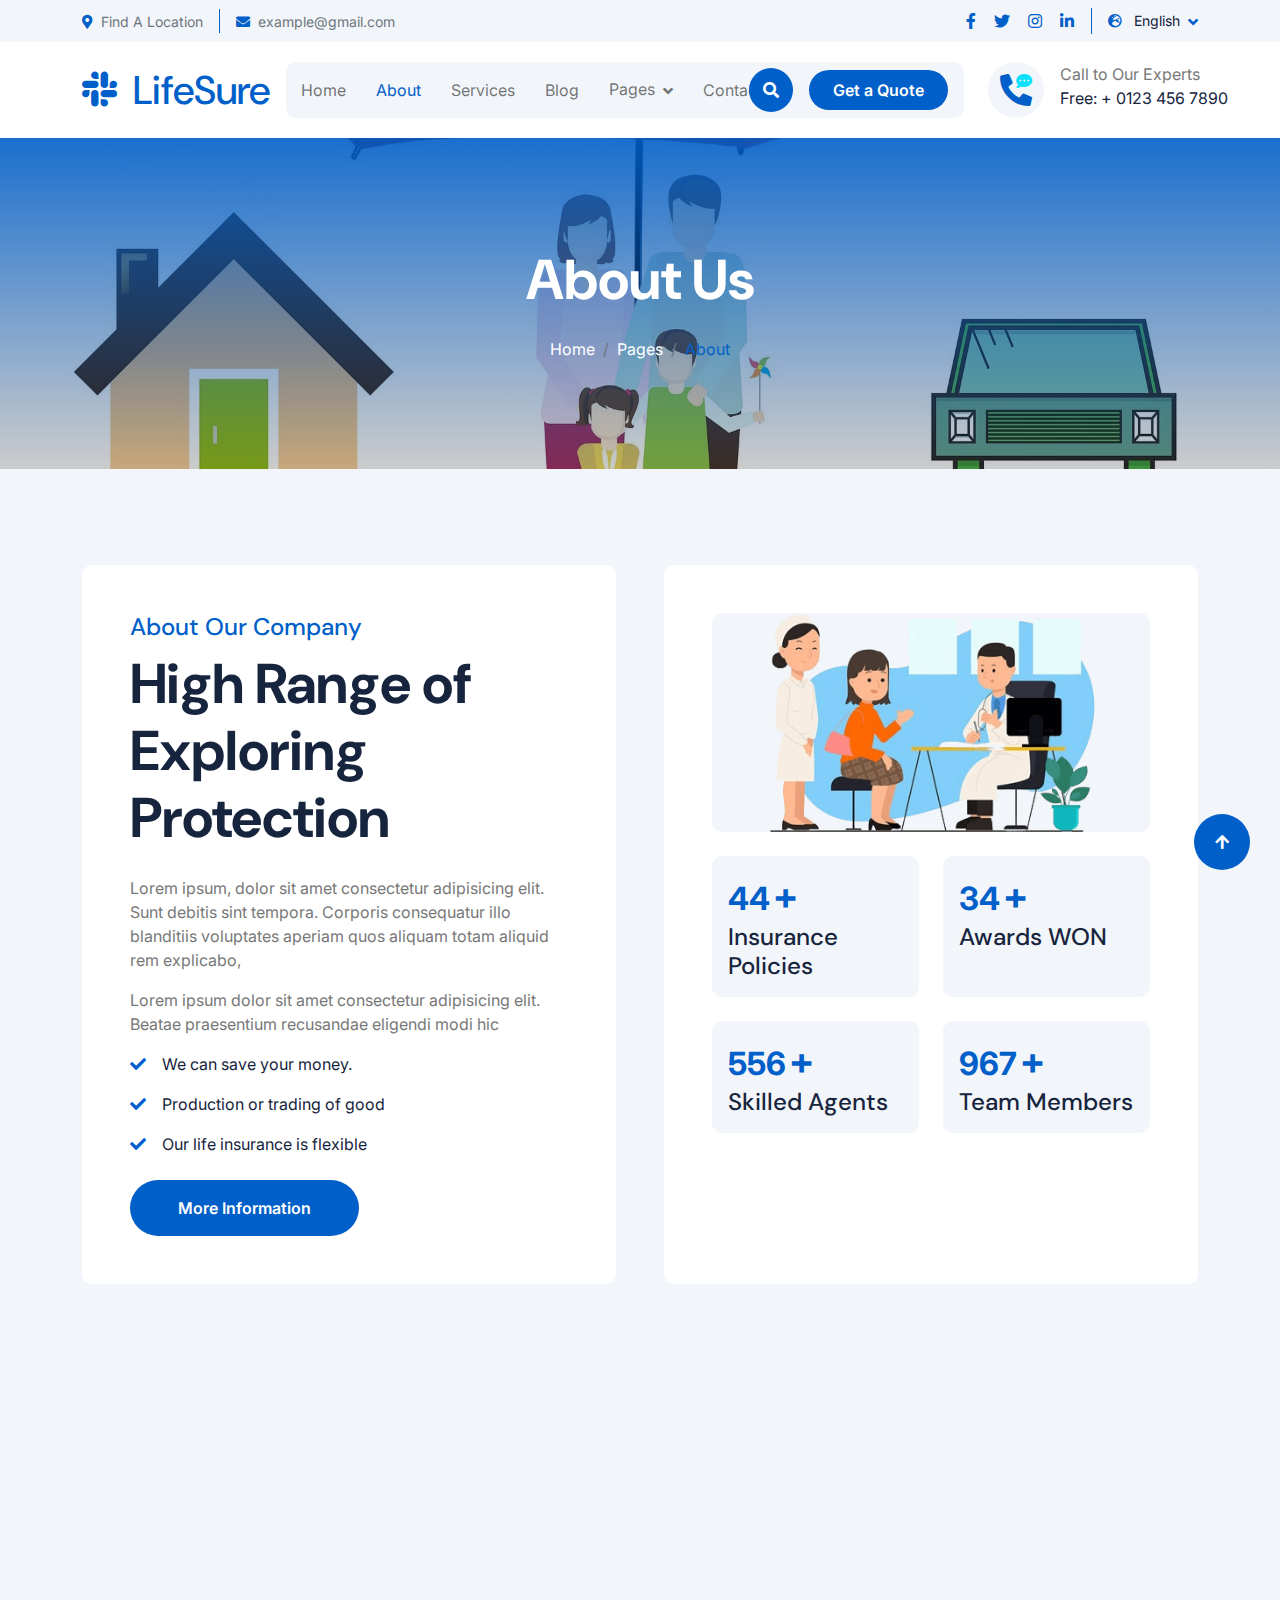
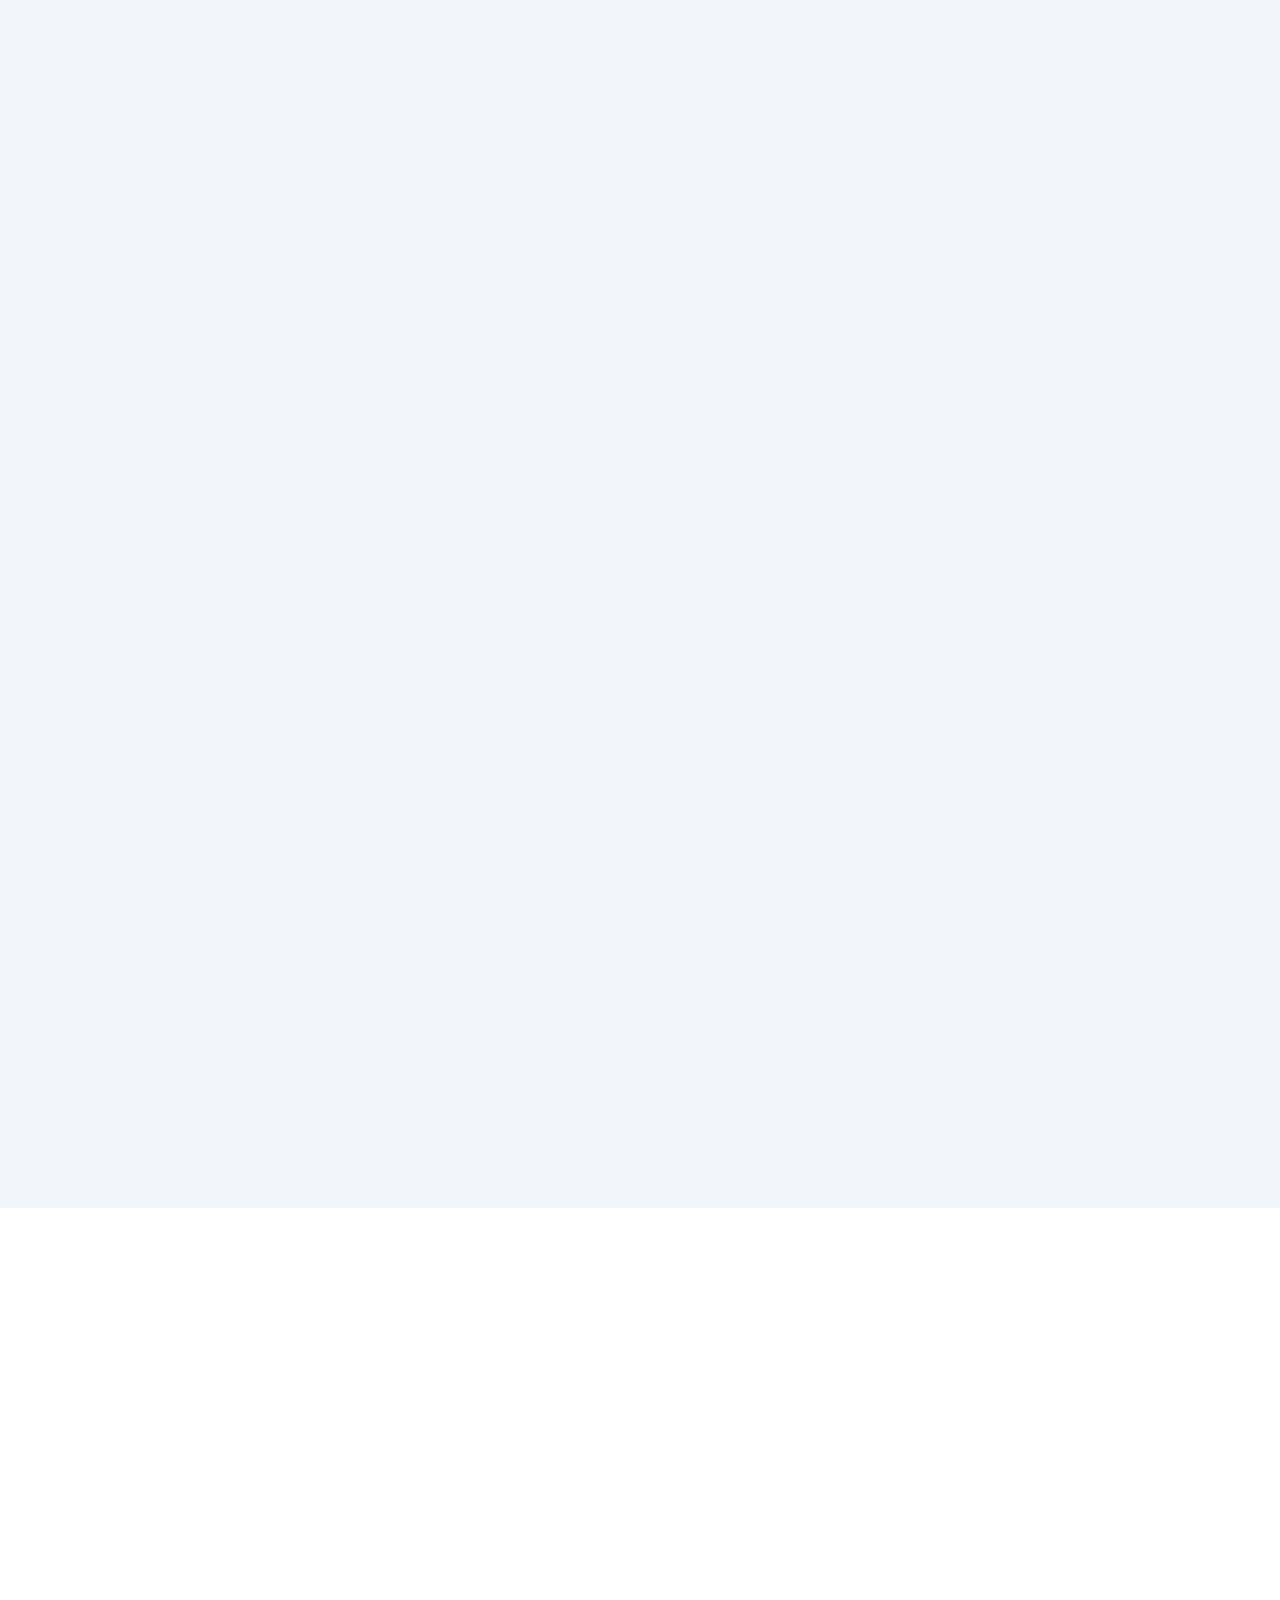
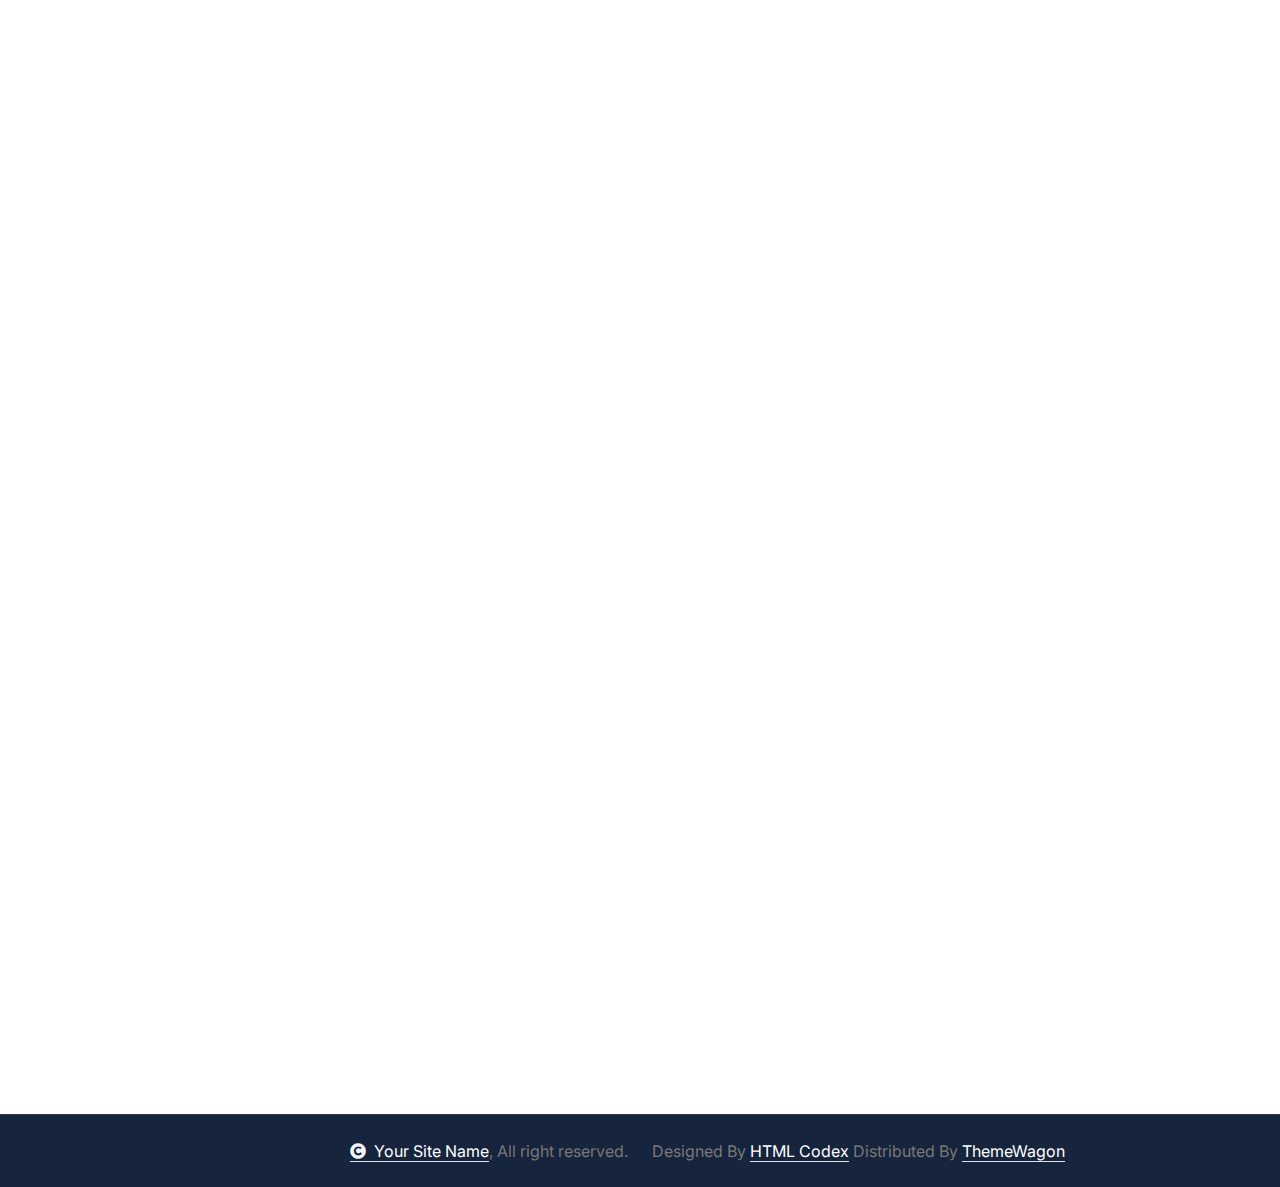
<file: about.html>
<!DOCTYPE html>
<html lang="en">

    <head>
        <meta charset="utf-8">
        <title>LifeSure - Life Insurance Website Template</title>
        <meta content="width=device-width, initial-scale=1.0" name="viewport">
        <meta content="" name="keywords">
        <meta content="" name="description">

        <!-- Google Web Fonts -->
        <link rel="preconnect" href="https://fonts.googleapis.com">
        <link rel="preconnect" href="https://fonts.gstatic.com" crossorigin>
        <link href="https://fonts.googleapis.com/css2?family=DM+Sans:ital,opsz,wght@0,9..40,100..1000;1,9..40,100..1000&family=Inter:slnt,wght@-10..0,100..900&display=swap" rel="stylesheet">

        <!-- Icon Font Stylesheet -->
        <link rel="stylesheet" href="https://use.fontawesome.com/releases/v5.15.4/css/all.css"/>
        <link href="https://cdn.jsdelivr.net/npm/bootstrap-icons@1.4.1/font/bootstrap-icons.css" rel="stylesheet">

        <!-- Libraries Stylesheet -->
        <link rel="stylesheet" href="lib/animate/animate.min.css"/>
        <link href="lib/lightbox/css/lightbox.min.css" rel="stylesheet">
        <link href="lib/owlcarousel/assets/owl.carousel.min.css" rel="stylesheet">


        <!-- Customized Bootstrap Stylesheet -->
        <link href="css/bootstrap.min.css" rel="stylesheet">

        <!-- Template Stylesheet -->
        <link href="css/style.css" rel="stylesheet">
    </head>

    <body>

        <!-- Spinner Start -->
        <div id="spinner" class="show bg-white position-fixed translate-middle w-100 vh-100 top-50 start-50 d-flex align-items-center justify-content-center">
            <div class="spinner-border text-primary" style="width: 3rem; height: 3rem;" role="status">
                <span class="sr-only">Loading...</span>
            </div>
        </div>
        <!-- Spinner End -->

        <!-- Topbar Start -->
        <div class="container-fluid topbar px-0 px-lg-4 bg-light py-2 d-none d-lg-block">
            <div class="container">
                <div class="row gx-0 align-items-center">
                    <div class="col-lg-8 text-center text-lg-start mb-lg-0">
                        <div class="d-flex flex-wrap">
                            <div class="border-end border-primary pe-3">
                                <a href="#" class="text-muted small"><i class="fas fa-map-marker-alt text-primary me-2"></i>Find A Location</a>
                            </div>
                            <div class="ps-3">
                                <a href="mailto:example@gmail.com" class="text-muted small"><i class="fas fa-envelope text-primary me-2"></i>example@gmail.com</a>
                            </div>
                        </div>
                    </div>
                    <div class="col-lg-4 text-center text-lg-end">
                        <div class="d-flex justify-content-end">
                            <div class="d-flex border-end border-primary pe-3">
                                <a class="btn p-0 text-primary me-3" href="#"><i class="fab fa-facebook-f"></i></a>
                                <a class="btn p-0 text-primary me-3" href="#"><i class="fab fa-twitter"></i></a>
                                <a class="btn p-0 text-primary me-3" href="#"><i class="fab fa-instagram"></i></a>
                                <a class="btn p-0 text-primary me-0" href="#"><i class="fab fa-linkedin-in"></i></a>
                            </div>
                            <div class="dropdown ms-3">
                                <a href="#" class="dropdown-toggle text-dark" data-bs-toggle="dropdown"><small><i class="fas fa-globe-europe text-primary me-2"></i> English</small></a>
                                <div class="dropdown-menu rounded">
                                    <a href="#" class="dropdown-item">English</a>
                                    <a href="#" class="dropdown-item">Bangla</a>
                                    <a href="#" class="dropdown-item">French</a>
                                    <a href="#" class="dropdown-item">Spanish</a>
                                    <a href="#" class="dropdown-item">Arabic</a>
                                </div>
                            </div>
                        </div>
                    </div>
                </div>
            </div>
        </div>
        <!-- Topbar End -->

        <!-- Navbar & Hero Start -->
        <div class="container-fluid nav-bar px-0 px-lg-4 py-lg-0">
            <div class="container">
                <nav class="navbar navbar-expand-lg navbar-light"> 
                    <a href="#" class="navbar-brand p-0">
                        <h1 class="text-primary mb-0"><i class="fab fa-slack me-2"></i> LifeSure</h1>
                        <!-- <img src="img/logo.png" alt="Logo"> -->
                    </a>
                    <button class="navbar-toggler" type="button" data-bs-toggle="collapse" data-bs-target="#navbarCollapse">
                        <span class="fa fa-bars"></span>
                    </button>
                    <div class="collapse navbar-collapse" id="navbarCollapse">
                        <div class="navbar-nav mx-0 mx-lg-auto">
                            <a href="index.html" class="nav-item nav-link">Home</a>
                            <a href="about.html" class="nav-item nav-link active">About</a>
                            <a href="service.html" class="nav-item nav-link">Services</a>
                            <a href="blog.html" class="nav-item nav-link">Blog</a>
                            <div class="nav-item dropdown">
                                <a href="#" class="nav-link" data-bs-toggle="dropdown">
                                    <span class="dropdown-toggle">Pages</span>
                                </a>
                                <div class="dropdown-menu">
                                    <a href="feature.html" class="dropdown-item">Our Features</a>
                                    <a href="team.html" class="dropdown-item">Our team</a>
                                    <a href="testimonial.html" class="dropdown-item">Testimonial</a>
                                    <a href="FAQ.html" class="dropdown-item">FAQs</a>
                                    <a href="404.html" class="dropdown-item">404 Page</a>
                                </div>
                            </div>
                            <a href="contact.html" class="nav-item nav-link">Contact</a>
                            <div class="nav-btn px-3">
                                <button class="btn-search btn btn-primary btn-md-square rounded-circle flex-shrink-0" data-bs-toggle="modal" data-bs-target="#searchModal"><i class="fas fa-search"></i></button>
                                <a href="#" class="btn btn-primary rounded-pill py-2 px-4 ms-3 flex-shrink-0"> Get a Quote</a>
                            </div>
                        </div>
                    </div>
                    <div class="d-none d-xl-flex flex-shrink-0 ps-4">
                        <a href="#" class="btn btn-light btn-lg-square rounded-circle position-relative wow tada" data-wow-delay=".9s">
                            <i class="fa fa-phone-alt fa-2x"></i>
                            <div class="position-absolute" style="top: 7px; right: 12px;">
                                <span><i class="fa fa-comment-dots text-secondary"></i></span>
                            </div>
                        </a>
                        <div class="d-flex flex-column ms-3">
                            <span>Call to Our Experts</span>
                            <a href="tel:+ 0123 456 7890"><span class="text-dark">Free: + 0123 456 7890</span></a>
                        </div>
                    </div>
                </nav>
            </div>
        </div>
        <!-- Navbar & Hero End -->

        <!-- Modal Search Start -->
        <div class="modal fade" id="searchModal" tabindex="-1" aria-labelledby="exampleModalLabel" aria-hidden="true">
            <div class="modal-dialog modal-fullscreen">
                <div class="modal-content rounded-0">
                    <div class="modal-header">
                        <h5 class="modal-title" id="exampleModalLabel">Search by keyword</h5>
                        <button type="button" class="btn-close" data-bs-dismiss="modal" aria-label="Close"></button>
                    </div>
                    <div class="modal-body d-flex align-items-center bg-primary">
                        <div class="input-group w-75 mx-auto d-flex">
                            <input type="search" class="form-control p-3" placeholder="keywords" aria-describedby="search-icon-1">
                            <span id="search-icon-1" class="btn bg-light border nput-group-text p-3"><i class="fa fa-search"></i></span>
                        </div>
                    </div>
                </div>
            </div>
        </div>
        <!-- Modal Search End -->


        <!-- Header Start -->
        <div class="container-fluid bg-breadcrumb">
            <div class="container text-center py-5" style="max-width: 900px;">
                <h4 class="text-white display-4 mb-4 wow fadeInDown" data-wow-delay="0.1s">About Us</h4>
                <ol class="breadcrumb d-flex justify-content-center mb-0 wow fadeInDown" data-wow-delay="0.3s">
                    <li class="breadcrumb-item"><a href="index.html">Home</a></li>
                    <li class="breadcrumb-item"><a href="#">Pages</a></li>
                    <li class="breadcrumb-item active text-primary">About</li>
                </ol>    
            </div>
        </div>
        <!-- Header End -->


        <!-- About Start -->
        <div class="container-fluid bg-light about py-5">
            <div class="container py-5">
                <div class="row g-5">
                    <div class="col-xl-6 wow fadeInLeft" data-wow-delay="0.2s">
                        <div class="about-item-content bg-white rounded p-5 h-100">
                            <h4 class="text-primary">About Our Company</h4>
                            <h1 class="display-4 mb-4">High Range of Exploring Protection</h1>
                            <p>Lorem ipsum, dolor sit amet consectetur adipisicing elit. Sunt debitis sint tempora. Corporis consequatur illo blanditiis voluptates aperiam quos aliquam totam aliquid rem explicabo,
                            </p>
                            <p>Lorem ipsum dolor sit amet consectetur adipisicing elit. Beatae praesentium recusandae eligendi modi hic
                            </p>
                            <p class="text-dark"><i class="fa fa-check text-primary me-3"></i>We can save your money.</p>
                            <p class="text-dark"><i class="fa fa-check text-primary me-3"></i>Production or trading of good</p>
                            <p class="text-dark mb-4"><i class="fa fa-check text-primary me-3"></i>Our life insurance is flexible</p>
                            <a class="btn btn-primary rounded-pill py-3 px-5" href="#">More Information</a>
                        </div>
                    </div>
                    <div class="col-xl-6 wow fadeInRight" data-wow-delay="0.2s">
                        <div class="bg-white rounded p-5 h-100">
                            <div class="row g-4 justify-content-center">
                                <div class="col-12">
                                    <div class="rounded bg-light">
                                        <img src="img/about-1.png" class="img-fluid rounded w-100" alt="">
                                    </div>
                                </div>
                                <div class="col-sm-6">
                                    <div class="counter-item bg-light rounded p-3 h-100">
                                        <div class="counter-counting">
                                            <span class="text-primary fs-2 fw-bold" data-toggle="counter-up">129</span>
                                            <span class="h1 fw-bold text-primary">+</span>
                                        </div>
                                        <h4 class="mb-0 text-dark">Insurance Policies</h4>
                                    </div>
                                </div>
                                <div class="col-sm-6">
                                    <div class="counter-item bg-light rounded p-3 h-100">
                                        <div class="counter-counting">
                                            <span class="text-primary fs-2 fw-bold" data-toggle="counter-up">99</span>
                                            <span class="h1 fw-bold text-primary">+</span>
                                        </div>
                                        <h4 class="mb-0 text-dark">Awards WON</h4>
                                    </div>
                                </div>
                                <div class="col-sm-6">
                                    <div class="counter-item bg-light rounded p-3 h-100">
                                        <div class="counter-counting">
                                            <span class="text-primary fs-2 fw-bold" data-toggle="counter-up">556</span>
                                            <span class="h1 fw-bold text-primary">+</span>
                                        </div>
                                        <h4 class="mb-0 text-dark">Skilled Agents</h4>
                                    </div>
                                </div>
                                <div class="col-sm-6">
                                    <div class="counter-item bg-light rounded p-3 h-100">
                                        <div class="counter-counting">
                                            <span class="text-primary fs-2 fw-bold" data-toggle="counter-up">967</span>
                                            <span class="h1 fw-bold text-primary">+</span>
                                        </div>
                                        <h4 class="mb-0 text-dark">Team Members</h4>
                                    </div>
                                </div>
                            </div>
                        </div>
                    </div>
                </div>
            </div>
        </div>
        <!-- About End -->


        <!-- Feature Start -->
        <div class="container-fluid feature bg-light pb-5">
            <div class="container pb-5">
                <div class="text-center mx-auto pb-5 wow fadeInUp" data-wow-delay="0.2s" style="max-width: 800px;">
                    <h4 class="text-primary">Our Features</h4>
                    <h1 class="display-4 mb-4">Insurance Provide you a Better Future</h1>
                    <p class="mb-0">Lorem ipsum dolor, sit amet consectetur adipisicing elit. Tenetur adipisci facilis cupiditate recusandae aperiam temporibus corporis itaque quis facere, numquam, ad culpa deserunt sint dolorem autem obcaecati, ipsam mollitia hic.
                    </p>
                </div>
                <div class="row g-4">
                    <div class="col-md-6 col-lg-6 col-xl-3 wow fadeInUp" data-wow-delay="0.2s">
                        <div class="feature-item p-4 pt-0">
                            <div class="feature-icon p-4 mb-4">
                                <i class="far fa-handshake fa-3x"></i>
                            </div>
                            <h4 class="mb-4">Trusted Company</h4>
                            <p class="mb-4">Lorem ipsum dolor sit amet consectetur adipisicing elit. Ea hic laborum odit pariatur...
                            </p>
                            <a class="btn btn-primary rounded-pill py-2 px-4" href="#">Learn More</a>
                        </div>
                    </div>
                    <div class="col-md-6 col-lg-6 col-xl-3 wow fadeInUp" data-wow-delay="0.4s">
                        <div class="feature-item p-4 pt-0">
                            <div class="feature-icon p-4 mb-4">
                                <i class="fa fa-dollar-sign fa-3x"></i>
                            </div>
                            <h4 class="mb-4">Anytime Money Back</h4>
                            <p class="mb-4">Lorem ipsum dolor sit amet consectetur adipisicing elit. Ea hic laborum odit pariatur...
                            </p>
                            <a class="btn btn-primary rounded-pill py-2 px-4" href="#">Learn More</a>
                        </div>
                    </div>
                    <div class="col-md-6 col-lg-6 col-xl-3 wow fadeInUp" data-wow-delay="0.6s">
                        <div class="feature-item p-4 pt-0">
                            <div class="feature-icon p-4 mb-4">
                                <i class="fa fa-bullseye fa-3x"></i>
                            </div>
                            <h4 class="mb-4">Flexible Plans</h4>
                            <p class="mb-4">Lorem ipsum dolor sit amet consectetur adipisicing elit. Ea hic laborum odit pariatur...
                            </p>
                            <a class="btn btn-primary rounded-pill py-2 px-4" href="#">Learn More</a>
                        </div>
                    </div>
                    <div class="col-md-6 col-lg-6 col-xl-3 wow fadeInUp" data-wow-delay="0.8s">
                        <div class="feature-item p-4 pt-0">
                            <div class="feature-icon p-4 mb-4">
                                <i class="fa fa-headphones fa-3x"></i>
                            </div>
                            <h4 class="mb-4">24/7 Fast Support</h4>
                            <p class="mb-4">Lorem ipsum dolor sit amet consectetur adipisicing elit. Ea hic laborum odit pariatur...
                            </p>
                            <a class="btn btn-primary rounded-pill py-2 px-4" href="#">Learn More</a>
                        </div>
                    </div>
                </div>
            </div>
        </div>
        <!-- Feature End -->

        <!-- FAQs Start -->
        <div class="container-fluid faq-section bg-light pb-5">
            <div class="container pb-5">
                <div class="row g-5 align-items-center">
                    <div class="col-xl-6 wow fadeInLeft" data-wow-delay="0.2s">
                        <div class="h-100">
                            <div class="mb-5">
                                <h4 class="text-primary">Some Important FAQ's</h4>
                                <h1 class="display-4 mb-0">Common Frequently Asked Questions</h1>
                            </div>
                            <div class="accordion" id="accordionExample">
                                <div class="accordion-item">
                                    <h2 class="accordion-header" id="headingOne">
                                        <button class="accordion-button border-0" type="button" data-bs-toggle="collapse" data-bs-target="#collapseOne" aria-expanded="true" aria-controls="collapseOne">
                                            Q: What happens during Freshers' Week?
                                        </button>
                                    </h2>
                                    <div id="collapseOne" class="accordion-collapse collapse show active" aria-labelledby="headingOne" data-bs-parent="#accordionExample">
                                        <div class="accordion-body rounded">
                                            A: Leverage agile frameworks to provide a robust synopsis for high level overviews. Iterative approaches to corporate strategy foster collaborative thinking to further the overall value proposition. Organically grow the holistic world view of disruptive innovation via workplace diversity and empowerment.
                                        </div>
                                    </div>
                                </div>
                                <div class="accordion-item">
                                    <h2 class="accordion-header" id="headingTwo">
                                        <button class="accordion-button collapsed" type="button" data-bs-toggle="collapse" data-bs-target="#collapseTwo" aria-expanded="false" aria-controls="collapseTwo">
                                            Q: What is the transfer application process?
                                        </button>
                                    </h2>
                                    <div id="collapseTwo" class="accordion-collapse collapse" aria-labelledby="headingTwo" data-bs-parent="#accordionExample">
                                        <div class="accordion-body">
                                            A: Leverage agile frameworks to provide a robust synopsis for high level overviews. Iterative approaches to corporate strategy foster collaborative thinking to further the overall value proposition. Organically grow the holistic world view of disruptive innovation via workplace diversity and empowerment.
                                        </div>
                                    </div>
                                </div>
                                <div class="accordion-item">
                                    <h2 class="accordion-header" id="headingThree">
                                        <button class="accordion-button collapsed" type="button" data-bs-toggle="collapse" data-bs-target="#collapseThree" aria-expanded="false" aria-controls="collapseThree">
                                            Q: Why should I attend community college?
                                        </button>
                                    </h2>
                                    <div id="collapseThree" class="accordion-collapse collapse" aria-labelledby="headingThree" data-bs-parent="#accordionExample">
                                        <div class="accordion-body">
                                            A: Leverage agile frameworks to provide a robust synopsis for high level overviews. Iterative approaches to corporate strategy foster collaborative thinking to further the overall value proposition. Organically grow the holistic world view of disruptive innovation via workplace diversity and empowerment.
                                        </div>
                                    </div>
                                </div>
                            </div>
                        </div>
                    </div>
                    <div class="col-xl-6 wow fadeInRight" data-wow-delay="0.4s">
                        <img src="img/carousel-2.png" class="img-fluid w-100" alt="">
                    </div>
                </div>
            </div>
        </div>
        <!-- FAQs End -->


        <!-- Team Start -->
        <div class="container-fluid team py-5">
            <div class="container py-5">
                <div class="text-center mx-auto pb-5 wow fadeInUp" data-wow-delay="0.2s" style="max-width: 800px;">
                    <h4 class="text-primary">Our Team</h4>
                    <h1 class="display-4 mb-4">Meet Our Expert Team Members</h1>
                    <p class="mb-0">Lorem ipsum dolor, sit amet consectetur adipisicing elit. Tenetur adipisci facilis cupiditate recusandae aperiam temporibus corporis itaque quis facere, numquam, ad culpa deserunt sint dolorem autem obcaecati, ipsam mollitia hic.
                    </p>
                </div>
                <div class="row g-4">
                    <div class="col-md-6 col-lg-6 col-xl-3 wow fadeInUp" data-wow-delay="0.2s">
                        <div class="team-item">
                            <div class="team-img">
                                <img src="img/team-1.jpg" class="img-fluid rounded-top w-100" alt="">
                                <div class="team-icon">
                                    <a class="btn btn-primary btn-sm-square rounded-pill mb-2" href=""><i class="fab fa-facebook-f"></i></a>
                                    <a class="btn btn-primary btn-sm-square rounded-pill mb-2" href=""><i class="fab fa-twitter"></i></a>
                                    <a class="btn btn-primary btn-sm-square rounded-pill mb-2" href=""><i class="fab fa-linkedin-in"></i></a>
                                    <a class="btn btn-primary btn-sm-square rounded-pill mb-0" href=""><i class="fab fa-instagram"></i></a>
                                </div>
                            </div>
                            <div class="team-title p-4">
                                <h4 class="mb-0">David James</h4>
                                <p class="mb-0">Profession</p>
                            </div>
                        </div>
                    </div>
                    <div class="col-md-6 col-lg-6 col-xl-3 wow fadeInUp" data-wow-delay="0.4s">
                        <div class="team-item">
                            <div class="team-img">
                                <img src="img/team-2.jpg" class="img-fluid rounded-top w-100" alt="">
                                <div class="team-icon">
                                    <a class="btn btn-primary btn-sm-square rounded-pill mb-2" href=""><i class="fab fa-facebook-f"></i></a>
                                    <a class="btn btn-primary btn-sm-square rounded-pill mb-2" href=""><i class="fab fa-twitter"></i></a>
                                    <a class="btn btn-primary btn-sm-square rounded-pill mb-2" href=""><i class="fab fa-linkedin-in"></i></a>
                                    <a class="btn btn-primary btn-sm-square rounded-pill mb-0" href=""><i class="fab fa-instagram"></i></a>
                                </div>
                            </div>
                            <div class="team-title p-4">
                                <h4 class="mb-0">David James</h4>
                                <p class="mb-0">Profession</p>
                            </div>
                        </div>
                    </div>
                    <div class="col-md-6 col-lg-6 col-xl-3 wow fadeInUp" data-wow-delay="0.6s">
                        <div class="team-item">
                            <div class="team-img">
                                <img src="img/team-3.jpg" class="img-fluid rounded-top w-100" alt="">
                                <div class="team-icon">
                                    <a class="btn btn-primary btn-sm-square rounded-pill mb-2" href=""><i class="fab fa-facebook-f"></i></a>
                                    <a class="btn btn-primary btn-sm-square rounded-pill mb-2" href=""><i class="fab fa-twitter"></i></a>
                                    <a class="btn btn-primary btn-sm-square rounded-pill mb-2" href=""><i class="fab fa-linkedin-in"></i></a>
                                    <a class="btn btn-primary btn-sm-square rounded-pill mb-0" href=""><i class="fab fa-instagram"></i></a>
                                </div>
                            </div>
                            <div class="team-title p-4">
                                <h4 class="mb-0">David James</h4>
                                <p class="mb-0">Profession</p>
                            </div>
                        </div>
                    </div>
                    <div class="col-md-6 col-lg-6 col-xl-3 wow fadeInUp" data-wow-delay="0.8s">
                        <div class="team-item">
                            <div class="team-img">
                                <img src="img/team-4.jpg" class="img-fluid rounded-top w-100" alt="">
                                <div class="team-icon">
                                    <a class="btn btn-primary btn-sm-square rounded-pill mb-2" href=""><i class="fab fa-facebook-f"></i></a>
                                    <a class="btn btn-primary btn-sm-square rounded-pill mb-2" href=""><i class="fab fa-twitter"></i></a>
                                    <a class="btn btn-primary btn-sm-square rounded-pill mb-2" href=""><i class="fab fa-linkedin-in"></i></a>
                                    <a class="btn btn-primary btn-sm-square rounded-pill mb-0" href=""><i class="fab fa-instagram"></i></a>
                                </div>
                            </div>
                            <div class="team-title p-4">
                                <h4 class="mb-0">David James</h4>
                                <p class="mb-0">Profession</p>
                            </div>
                        </div>
                    </div>
                </div>
            </div>
        </div>
        <!-- Team End -->


        <!-- Footer Start -->
        <div class="container-fluid footer py-5 wow fadeIn" data-wow-delay="0.2s">
            <div class="container py-5">
                <div class="row g-5">
                    <div class="col-xl-9">
                        <div class="mb-5">
                            <div class="row g-4">
                                <div class="col-md-6 col-lg-6 col-xl-5">
                                    <div class="footer-item">
                                        <a href="index.html" class="p-0">
                                            <h3 class="text-white"><i class="fab fa-slack me-3"></i> LifeSure</h3>
                                            <!-- <img src="img/logo.png" alt="Logo"> -->
                                        </a>
                                        <p class="text-white mb-4">Dolor amet sit justo amet elitr clita ipsum elitr est.Lorem ipsum dolor sit amet, consectetur adipiscing...</p>
                                        <div class="footer-btn d-flex">
                                            <a class="btn btn-md-square rounded-circle me-3" href="#"><i class="fab fa-facebook-f"></i></a>
                                            <a class="btn btn-md-square rounded-circle me-3" href="#"><i class="fab fa-twitter"></i></a>
                                            <a class="btn btn-md-square rounded-circle me-3" href="#"><i class="fab fa-instagram"></i></a>
                                            <a class="btn btn-md-square rounded-circle me-0" href="#"><i class="fab fa-linkedin-in"></i></a>
                                        </div>
                                    </div>
                                </div>
                                <div class="col-md-6 col-lg-6 col-xl-3">
                                    <div class="footer-item">
                                        <h4 class="text-white mb-4">Useful Links</h4>
                                        <a href="#"><i class="fas fa-angle-right me-2"></i> About Us</a>
                                        <a href="#"><i class="fas fa-angle-right me-2"></i> Features</a>
                                        <a href="#"><i class="fas fa-angle-right me-2"></i> Services</a>
                                        <a href="#"><i class="fas fa-angle-right me-2"></i> FAQ's</a>
                                        <a href="#"><i class="fas fa-angle-right me-2"></i> Blogs</a>
                                        <a href="#"><i class="fas fa-angle-right me-2"></i> Contact</a>
                                    </div>
                                </div>
                                <div class="col-md-6 col-lg-6 col-xl-4">
                                    <div class="footer-item">
                                        <h4 class="mb-4 text-white">Instagram</h4>
                                        <div class="row g-3">
                                            <div class="col-4">
                                                <div class="footer-instagram rounded">
                                                    <img src="img/instagram-footer-1.jpg" class="img-fluid w-100" alt="">
                                                    <div class="footer-search-icon">
                                                        <a href="img/instagram-footer-1.jpg" data-lightbox="footerInstagram-1" class="my-auto"><i class="fas fa-link text-white"></i></a>
                                                    </div>
                                                </div>
                                           </div>
                                           <div class="col-4">
                                                <div class="footer-instagram rounded">
                                                    <img src="img/instagram-footer-2.jpg" class="img-fluid w-100" alt="">
                                                    <div class="footer-search-icon">
                                                        <a href="img/instagram-footer-2.jpg" data-lightbox="footerInstagram-2" class="my-auto"><i class="fas fa-link text-white"></i></a>
                                                    </div>
                                                </div>
                                           </div>
                                            <div class="col-4">
                                                <div class="footer-instagram rounded">
                                                    <img src="img/instagram-footer-3.jpg" class="img-fluid w-100" alt="">
                                                    <div class="footer-search-icon">
                                                        <a href="img/instagram-footer-3.jpg" data-lightbox="footerInstagram-3" class="my-auto"><i class="fas fa-link text-white"></i></a>
                                                    </div>
                                                </div>
                                           </div>
                                            <div class="col-4">
                                                <div class="footer-instagram rounded">
                                                    <img src="img/instagram-footer-4.jpg" class="img-fluid w-100" alt="">
                                                    <div class="footer-search-icon">
                                                        <a href="img/instagram-footer-4.jpg" data-lightbox="footerInstagram-4" class="my-auto"><i class="fas fa-link text-white"></i></a>
                                                    </div>
                                                </div>
                                           </div>
                                            <div class="col-4">
                                                <div class="footer-instagram rounded">
                                                    <img src="img/instagram-footer-5.jpg" class="img-fluid w-100" alt="">
                                                    <div class="footer-search-icon">
                                                        <a href="img/instagram-footer-5.jpg" data-lightbox="footerInstagram-5" class="my-auto"><i class="fas fa-link text-white"></i></a>
                                                    </div>
                                                </div>
                                           </div>
                                           <div class="col-4">
                                                <div class="footer-instagram rounded">
                                                    <img src="img/instagram-footer-6.jpg" class="img-fluid w-100" alt="">
                                                    <div class="footer-search-icon">
                                                        <a href="img/instagram-footer-6.jpg" data-lightbox="footerInstagram-6" class="my-auto"><i class="fas fa-link text-white"></i></a>
                                                    </div>
                                                </div>
                                            </div>
                                        </div>
                                    </div>
                                </div>
                            </div>
                        </div>
                        <div class="pt-5" style="border-top: 1px solid rgba(255, 255, 255, 0.08);">
                            <div class="row g-0">
                                <div class="col-12">
                                    <div class="row g-4">
                                        <div class="col-lg-6 col-xl-4">
                                            <div class="d-flex">
                                                <div class="btn-xl-square bg-primary text-white rounded p-4 me-4">
                                                    <i class="fas fa-map-marker-alt fa-2x"></i>
                                                </div>
                                                <div>
                                                    <h4 class="text-white">Address</h4>
                                                    <p class="mb-0">123 Street New York.USA</p>
                                                </div>
                                            </div>
                                        </div>
                                        <div class="col-lg-6 col-xl-4">
                                            <div class="d-flex">
                                                <div class="btn-xl-square bg-primary text-white rounded p-4 me-4">
                                                    <i class="fas fa-envelope fa-2x"></i>
                                                </div>
                                                <div>
                                                    <h4 class="text-white">Mail Us</h4>
                                                    <p class="mb-0">info@example.com</p>
                                                </div>
                                            </div>
                                        </div>
                                        <div class="col-lg-6 col-xl-4">
                                            <div class="d-flex">
                                                <div class="btn-xl-square bg-primary text-white rounded p-4 me-4">
                                                    <i class="fa fa-phone-alt fa-2x"></i>
                                                </div>
                                                <div>
                                                    <h4 class="text-white">Telephone</h4>
                                                    <p class="mb-0">(+012) 3456 7890</p>
                                                </div>
                                            </div>
                                        </div>
                                    </div>
                                </div>
                            </div>
                        </div>
                    </div>
                    
                    <div class="col-xl-3">
                        <div class="footer-item">
                            <h4 class="text-white mb-4">Newsletter</h4>
                            <p class="text-white mb-3">Dolor amet sit justo amet elitr clita ipsum elitr est.Lorem ipsum dolor sit amet, consectetur adipiscing elit.</p>
                            <div class="position-relative rounded-pill mb-4">
                                <input class="form-control rounded-pill w-100 py-3 ps-4 pe-5" type="text" placeholder="Enter your email">
                                <button type="button" class="btn btn-primary rounded-pill position-absolute top-0 end-0 py-2 mt-2 me-2">SignUp</button>
                            </div>
                            <div class="d-flex flex-shrink-0">
                                <div class="footer-btn">
                                    <a href="#" class="btn btn-lg-square rounded-circle position-relative wow tada" data-wow-delay=".9s">
                                        <i class="fa fa-phone-alt fa-2x"></i>
                                        <div class="position-absolute" style="top: 2px; right: 12px;">
                                            <span><i class="fa fa-comment-dots text-secondary"></i></span>
                                        </div>
                                    </a>
                                </div>
                                <div class="d-flex flex-column ms-3 flex-shrink-0">
                                    <span>Call to Our Experts</span>
                                    <a href="tel:+ 0123 456 7890"><span class="text-white">Free: + 0123 456 7890</span></a>
                                </div>
                            </div>
                        </div>
                    </div>
                </div>
            </div>
        </div>
        <!-- Footer End -->
        
        <!-- Copyright Start -->
        <div class="container-fluid copyright py-4">
            <div class="container">
                <div class="row g-4 align-items-center">
                    <div class="col-md-6 text-center text-md-end mb-md-0">
                        <span class="text-body"><a href="#" class="border-bottom text-white"><i class="fas fa-copyright text-light me-2"></i>Your Site Name</a>, All right reserved.</span>
                    </div>
                    <div class="col-md-6 text-center text-md-start text-body">
                        <!--/*** This template is free as long as you keep the below author’s credit link/attribution link/backlink. ***/-->
                        <!--/*** If you'd like to use the template without the below author’s credit link/attribution link/backlink, ***/-->
                        <!--/*** you can purchase the Credit Removal License from "https://htmlcodex.com/credit-removal". ***/-->
                        Designed By <a class="border-bottom text-white" href="https://htmlcodex.com">HTML Codex</a> Distributed By <a class="border-bottom text-white" href="https://themewagon.com">ThemeWagon</a>
                    </div>
                </div>
            </div>
        </div>
        <!-- Copyright End -->


        <!-- Back to Top -->
        <a href="#" class="btn btn-primary btn-lg-square rounded-circle back-to-top"><i class="fa fa-arrow-up"></i></a>   

        
        <!-- JavaScript Libraries -->
        <script src="https://ajax.googleapis.com/ajax/libs/jquery/3.6.4/jquery.min.js"></script>
        <script src="https://cdn.jsdelivr.net/npm/bootstrap@5.0.0/dist/js/bootstrap.bundle.min.js"></script>
        <script src="lib/wow/wow.min.js"></script>
        <script src="lib/easing/easing.min.js"></script>
        <script src="lib/waypoints/waypoints.min.js"></script>
        <script src="lib/counterup/counterup.min.js"></script>
        <script src="lib/lightbox/js/lightbox.min.js"></script>
        <script src="lib/owlcarousel/owl.carousel.min.js"></script>
        

        <!-- Template Javascript -->
        <script src="js/main.js"></script>
    </body>

</html>
</file>
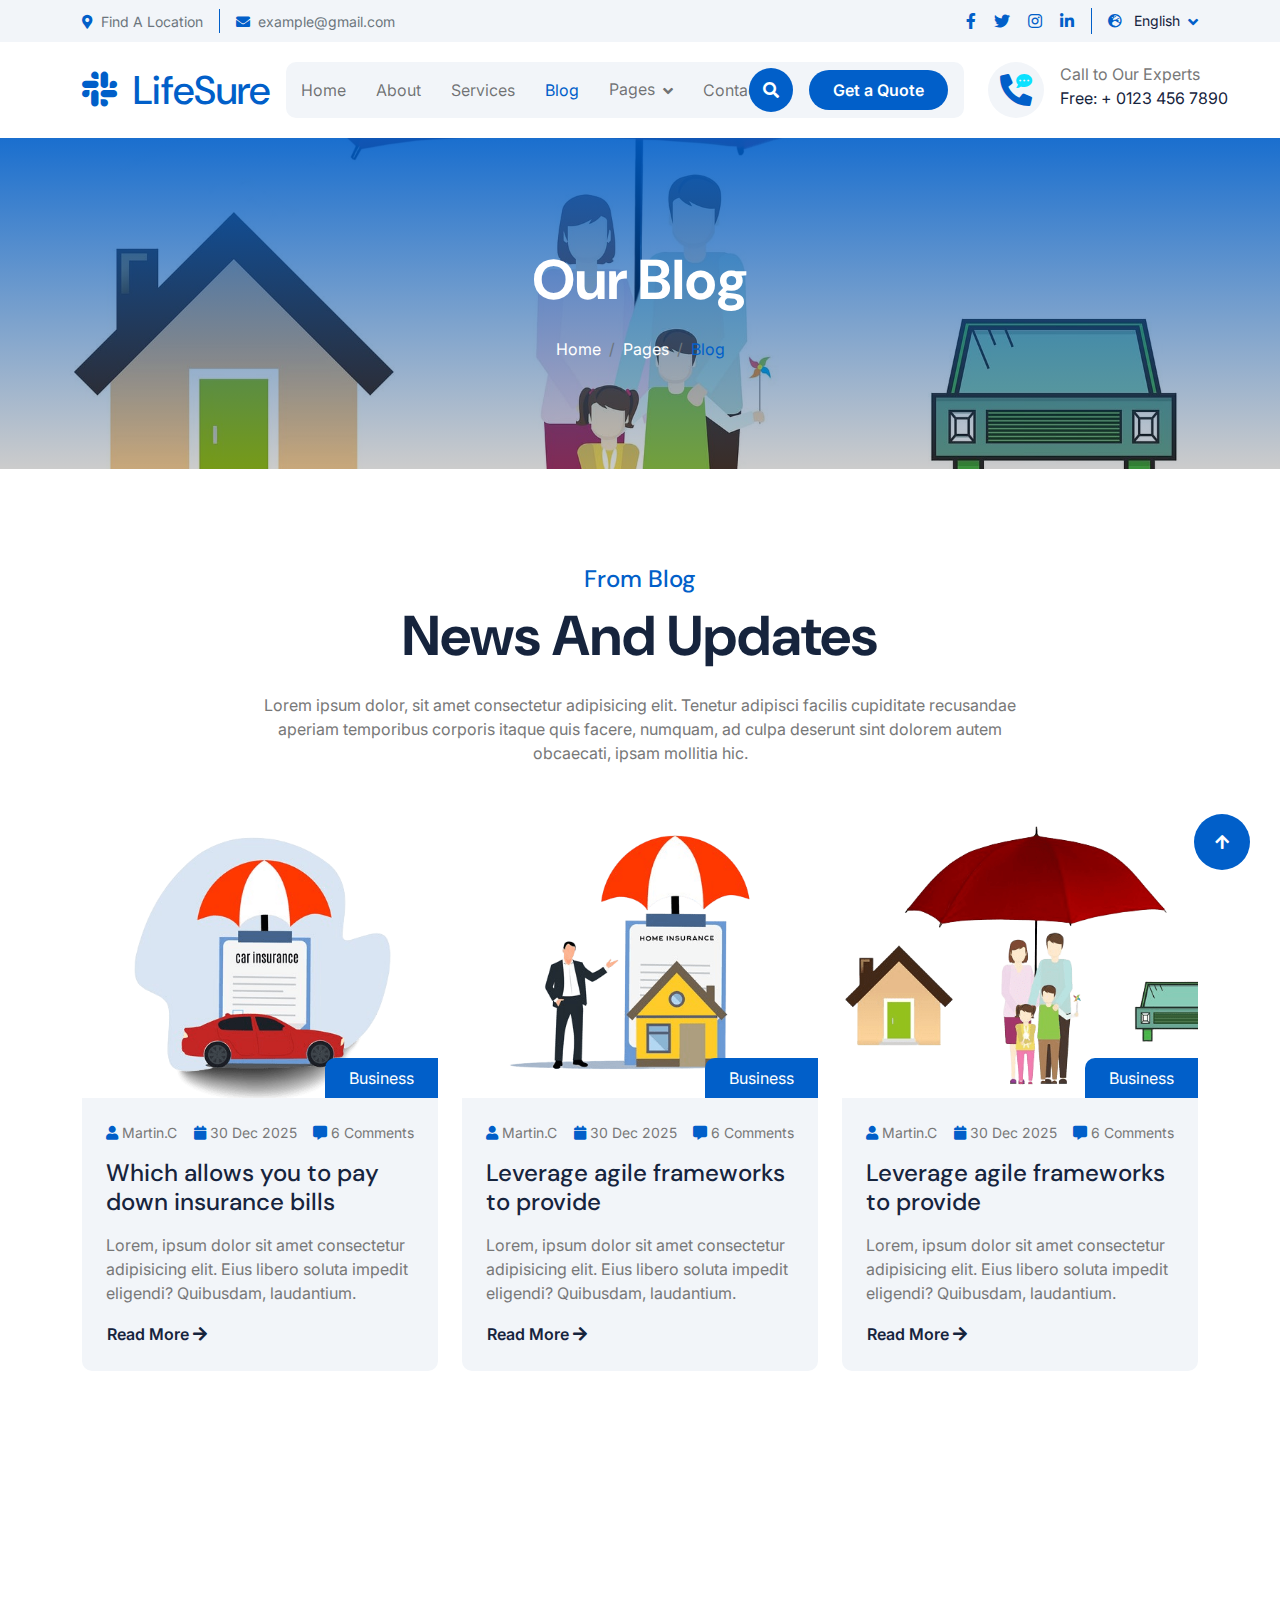
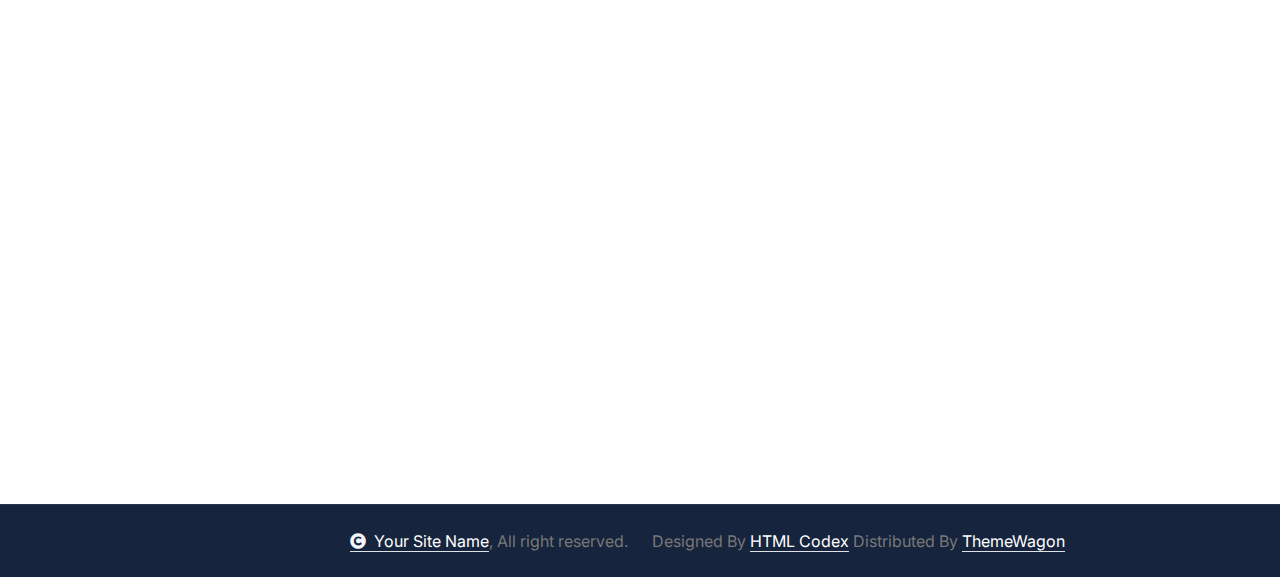
<file: blog.html>
<!DOCTYPE html>
<html lang="en">

    <head>
        <meta charset="utf-8">
        <title>LifeSure - Life Insurance Website Template</title>
        <meta content="width=device-width, initial-scale=1.0" name="viewport">
        <meta content="" name="keywords">
        <meta content="" name="description">

        <!-- Google Web Fonts -->
        <link rel="preconnect" href="https://fonts.googleapis.com">
        <link rel="preconnect" href="https://fonts.gstatic.com" crossorigin>
        <link href="https://fonts.googleapis.com/css2?family=DM+Sans:ital,opsz,wght@0,9..40,100..1000;1,9..40,100..1000&family=Inter:slnt,wght@-10..0,100..900&display=swap" rel="stylesheet">

        <!-- Icon Font Stylesheet -->
        <link rel="stylesheet" href="https://use.fontawesome.com/releases/v5.15.4/css/all.css"/>
        <link href="https://cdn.jsdelivr.net/npm/bootstrap-icons@1.4.1/font/bootstrap-icons.css" rel="stylesheet">

        <!-- Libraries Stylesheet -->
        <link rel="stylesheet" href="lib/animate/animate.min.css"/>
        <link href="lib/lightbox/css/lightbox.min.css" rel="stylesheet">
        <link href="lib/owlcarousel/assets/owl.carousel.min.css" rel="stylesheet">


        <!-- Customized Bootstrap Stylesheet -->
        <link href="css/bootstrap.min.css" rel="stylesheet">

        <!-- Template Stylesheet -->
        <link href="css/style.css" rel="stylesheet">
    </head>

    <body>

        <!-- Spinner Start -->
        <div id="spinner" class="show bg-white position-fixed translate-middle w-100 vh-100 top-50 start-50 d-flex align-items-center justify-content-center">
            <div class="spinner-border text-primary" style="width: 3rem; height: 3rem;" role="status">
                <span class="sr-only">Loading...</span>
            </div>
        </div>
        <!-- Spinner End -->

        <!-- Topbar Start -->
        <div class="container-fluid topbar px-0 px-lg-4 bg-light py-2 d-none d-lg-block">
            <div class="container">
                <div class="row gx-0 align-items-center">
                    <div class="col-lg-8 text-center text-lg-start mb-lg-0">
                        <div class="d-flex flex-wrap">
                            <div class="border-end border-primary pe-3">
                                <a href="#" class="text-muted small"><i class="fas fa-map-marker-alt text-primary me-2"></i>Find A Location</a>
                            </div>
                            <div class="ps-3">
                                <a href="mailto:example@gmail.com" class="text-muted small"><i class="fas fa-envelope text-primary me-2"></i>example@gmail.com</a>
                            </div>
                        </div>
                    </div>
                    <div class="col-lg-4 text-center text-lg-end">
                        <div class="d-flex justify-content-end">
                            <div class="d-flex border-end border-primary pe-3">
                                <a class="btn p-0 text-primary me-3" href="#"><i class="fab fa-facebook-f"></i></a>
                                <a class="btn p-0 text-primary me-3" href="#"><i class="fab fa-twitter"></i></a>
                                <a class="btn p-0 text-primary me-3" href="#"><i class="fab fa-instagram"></i></a>
                                <a class="btn p-0 text-primary me-0" href="#"><i class="fab fa-linkedin-in"></i></a>
                            </div>
                            <div class="dropdown ms-3">
                                <a href="#" class="dropdown-toggle text-dark" data-bs-toggle="dropdown"><small><i class="fas fa-globe-europe text-primary me-2"></i> English</small></a>
                                <div class="dropdown-menu rounded">
                                    <a href="#" class="dropdown-item">English</a>
                                    <a href="#" class="dropdown-item">Bangla</a>
                                    <a href="#" class="dropdown-item">French</a>
                                    <a href="#" class="dropdown-item">Spanish</a>
                                    <a href="#" class="dropdown-item">Arabic</a>
                                </div>
                            </div>
                        </div>
                    </div>
                </div>
            </div>
        </div>
        <!-- Topbar End -->

        <!-- Navbar & Hero Start -->
        <div class="container-fluid nav-bar px-0 px-lg-4 py-lg-0">
            <div class="container">
                <nav class="navbar navbar-expand-lg navbar-light"> 
                    <a href="#" class="navbar-brand p-0">
                        <h1 class="text-primary mb-0"><i class="fab fa-slack me-2"></i> LifeSure</h1>
                        <!-- <img src="img/logo.png" alt="Logo"> -->
                    </a>
                    <button class="navbar-toggler" type="button" data-bs-toggle="collapse" data-bs-target="#navbarCollapse">
                        <span class="fa fa-bars"></span>
                    </button>
                    <div class="collapse navbar-collapse" id="navbarCollapse">
                        <div class="navbar-nav mx-0 mx-lg-auto">
                            <a href="index.html" class="nav-item nav-link">Home</a>
                            <a href="about.html" class="nav-item nav-link">About</a>
                            <a href="service.html" class="nav-item nav-link">Services</a>
                            <a href="blog.html" class="nav-item nav-link active">Blog</a>
                            <div class="nav-item dropdown">
                                <a href="#" class="nav-link" data-bs-toggle="dropdown">
                                    <span class="dropdown-toggle">Pages</span>
                                </a>
                                <div class="dropdown-menu">
                                    <a href="feature.html" class="dropdown-item">Our Features</a>
                                    <a href="team.html" class="dropdown-item">Our team</a>
                                    <a href="testimonial.html" class="dropdown-item">Testimonial</a>
                                    <a href="FAQ.html" class="dropdown-item">FAQs</a>
                                    <a href="404.html" class="dropdown-item">404 Page</a>
                                </div>
                            </div>
                            <a href="contact.html" class="nav-item nav-link">Contact</a>
                            <div class="nav-btn px-3">
                                <button class="btn-search btn btn-primary btn-md-square rounded-circle flex-shrink-0" data-bs-toggle="modal" data-bs-target="#searchModal"><i class="fas fa-search"></i></button>
                                <a href="#" class="btn btn-primary rounded-pill py-2 px-4 ms-3 flex-shrink-0"> Get a Quote</a>
                            </div>
                        </div>
                    </div>
                    <div class="d-none d-xl-flex flex-shrink-0 ps-4">
                        <a href="#" class="btn btn-light btn-lg-square rounded-circle position-relative wow tada" data-wow-delay=".9s">
                            <i class="fa fa-phone-alt fa-2x"></i>
                            <div class="position-absolute" style="top: 7px; right: 12px;">
                                <span><i class="fa fa-comment-dots text-secondary"></i></span>
                            </div>
                        </a>
                        <div class="d-flex flex-column ms-3">
                            <span>Call to Our Experts</span>
                            <a href="tel:+ 0123 456 7890"><span class="text-dark">Free: + 0123 456 7890</span></a>
                        </div>
                    </div>
                </nav>
            </div>
        </div>
        <!-- Navbar & Hero End -->

        <!-- Modal Search Start -->
        <div class="modal fade" id="searchModal" tabindex="-1" aria-labelledby="exampleModalLabel" aria-hidden="true">
            <div class="modal-dialog modal-fullscreen">
                <div class="modal-content rounded-0">
                    <div class="modal-header">
                        <h5 class="modal-title" id="exampleModalLabel">Search by keyword</h5>
                        <button type="button" class="btn-close" data-bs-dismiss="modal" aria-label="Close"></button>
                    </div>
                    <div class="modal-body d-flex align-items-center bg-primary">
                        <div class="input-group w-75 mx-auto d-flex">
                            <input type="search" class="form-control p-3" placeholder="keywords" aria-describedby="search-icon-1">
                            <span id="search-icon-1" class="btn bg-light border nput-group-text p-3"><i class="fa fa-search"></i></span>
                        </div>
                    </div>
                </div>
            </div>
        </div>
        <!-- Modal Search End -->


        <!-- Header Start -->
        <div class="container-fluid bg-breadcrumb">
            <div class="container text-center py-5" style="max-width: 900px;">
                <h4 class="text-white display-4 mb-4 wow fadeInDown" data-wow-delay="0.1s">Our Blog</h4>
                <ol class="breadcrumb d-flex justify-content-center mb-0 wow fadeInDown" data-wow-delay="0.3s">
                    <li class="breadcrumb-item"><a href="index.html">Home</a></li>
                    <li class="breadcrumb-item"><a href="#">Pages</a></li>
                    <li class="breadcrumb-item active text-primary">Blog</li>
                </ol>    
            </div>
        </div>
        <!-- Header End -->


        <!-- Blog Start -->
        <div class="container-fluid blog py-5">
            <div class="container py-5">
                <div class="text-center mx-auto pb-5 wow fadeInUp" data-wow-delay="0.2s" style="max-width: 800px;">
                    <h4 class="text-primary">From Blog</h4>
                    <h1 class="display-4 mb-4">News And Updates</h1>
                    <p class="mb-0">Lorem ipsum dolor, sit amet consectetur adipisicing elit. Tenetur adipisci facilis cupiditate recusandae aperiam temporibus corporis itaque quis facere, numquam, ad culpa deserunt sint dolorem autem obcaecati, ipsam mollitia hic.
                    </p>
                </div>
                <div class="row g-4 justify-content-center">
                    <div class="col-lg-6 col-xl-4 wow fadeInUp" data-wow-delay="0.2s">
                        <div class="blog-item">
                            <div class="blog-img">
                                <img src="img/blog-1.png" class="img-fluid rounded-top w-100" alt="">
                                <div class="blog-categiry py-2 px-4">
                                    <span>Business</span>
                                </div>
                            </div>
                            <div class="blog-content p-4">
                                <div class="blog-comment d-flex justify-content-between mb-3">
                                    <div class="small"><span class="fa fa-user text-primary"></span> Martin.C</div>
                                    <div class="small"><span class="fa fa-calendar text-primary"></span> 30 Dec 2025</div>
                                    <div class="small"><span class="fa fa-comment-alt text-primary"></span> 6 Comments</div>
                                </div>
                                <a href="#" class="h4 d-inline-block mb-3">Which allows you to pay down insurance bills</a>
                                <p class="mb-3">Lorem, ipsum dolor sit amet consectetur adipisicing elit. Eius libero soluta impedit eligendi? Quibusdam, laudantium.</p>
                                <a href="#" class="btn p-0">Read More  <i class="fa fa-arrow-right"></i></a>
                            </div>
                        </div>
                    </div>
                    <div class="col-lg-6 col-xl-4 wow fadeInUp" data-wow-delay="0.4s">
                        <div class="blog-item">
                            <div class="blog-img">
                                <img src="img/blog-2.png" class="img-fluid rounded-top w-100" alt="">
                                <div class="blog-categiry py-2 px-4">
                                    <span>Business</span>
                                </div>
                            </div>
                            <div class="blog-content p-4">
                                <div class="blog-comment d-flex justify-content-between mb-3">
                                    <div class="small"><span class="fa fa-user text-primary"></span> Martin.C</div>
                                    <div class="small"><span class="fa fa-calendar text-primary"></span> 30 Dec 2025</div>
                                    <div class="small"><span class="fa fa-comment-alt text-primary"></span> 6 Comments</div>
                                </div>
                                <a href="#" class="h4 d-inline-block mb-3">Leverage agile frameworks to provide</a>
                                <p class="mb-3">Lorem, ipsum dolor sit amet consectetur adipisicing elit. Eius libero soluta impedit eligendi? Quibusdam, laudantium.</p>
                                <a href="#" class="btn p-0">Read More  <i class="fa fa-arrow-right"></i></a>
                            </div>
                        </div>
                    </div>
                    <div class="col-lg-6 col-xl-4 wow fadeInUp" data-wow-delay="0.6s">
                        <div class="blog-item">
                            <div class="blog-img">
                                <img src="img/blog-3.png" class="img-fluid rounded-top w-100" alt="">
                                <div class="blog-categiry py-2 px-4">
                                    <span>Business</span>
                                </div>
                            </div>
                            <div class="blog-content p-4">
                                <div class="blog-comment d-flex justify-content-between mb-3">
                                    <div class="small"><span class="fa fa-user text-primary"></span> Martin.C</div>
                                    <div class="small"><span class="fa fa-calendar text-primary"></span> 30 Dec 2025</div>
                                    <div class="small"><span class="fa fa-comment-alt text-primary"></span> 6 Comments</div>
                                </div>
                                <a href="#" class="h4 d-inline-block mb-3">Leverage agile frameworks to provide</a>
                                <p class="mb-3">Lorem, ipsum dolor sit amet consectetur adipisicing elit. Eius libero soluta impedit eligendi? Quibusdam, laudantium.</p>
                                <a href="#" class="btn p-0">Read More  <i class="fa fa-arrow-right"></i></a>
                            </div>
                        </div>
                    </div>
                </div>
            </div>
        </div>
        <!-- Blog End -->


        <!-- Footer Start -->
        <div class="container-fluid footer py-5 wow fadeIn" data-wow-delay="0.2s">
            <div class="container py-5">
                <div class="row g-5">
                    <div class="col-xl-9">
                        <div class="mb-5">
                            <div class="row g-4">
                                <div class="col-md-6 col-lg-6 col-xl-5">
                                    <div class="footer-item">
                                        <a href="index.html" class="p-0">
                                            <h3 class="text-white"><i class="fab fa-slack me-3"></i> LifeSure</h3>
                                            <!-- <img src="img/logo.png" alt="Logo"> -->
                                        </a>
                                        <p class="text-white mb-4">Dolor amet sit justo amet elitr clita ipsum elitr est.Lorem ipsum dolor sit amet, consectetur adipiscing...</p>
                                        <div class="footer-btn d-flex">
                                            <a class="btn btn-md-square rounded-circle me-3" href="#"><i class="fab fa-facebook-f"></i></a>
                                            <a class="btn btn-md-square rounded-circle me-3" href="#"><i class="fab fa-twitter"></i></a>
                                            <a class="btn btn-md-square rounded-circle me-3" href="#"><i class="fab fa-instagram"></i></a>
                                            <a class="btn btn-md-square rounded-circle me-0" href="#"><i class="fab fa-linkedin-in"></i></a>
                                        </div>
                                    </div>
                                </div>
                                <div class="col-md-6 col-lg-6 col-xl-3">
                                    <div class="footer-item">
                                        <h4 class="text-white mb-4">Useful Links</h4>
                                        <a href="#"><i class="fas fa-angle-right me-2"></i> About Us</a>
                                        <a href="#"><i class="fas fa-angle-right me-2"></i> Features</a>
                                        <a href="#"><i class="fas fa-angle-right me-2"></i> Services</a>
                                        <a href="#"><i class="fas fa-angle-right me-2"></i> FAQ's</a>
                                        <a href="#"><i class="fas fa-angle-right me-2"></i> Blogs</a>
                                        <a href="#"><i class="fas fa-angle-right me-2"></i> Contact</a>
                                    </div>
                                </div>
                                <div class="col-md-6 col-lg-6 col-xl-4">
                                    <div class="footer-item">
                                        <h4 class="mb-4 text-white">Instagram</h4>
                                        <div class="row g-3">
                                            <div class="col-4">
                                                <div class="footer-instagram rounded">
                                                    <img src="img/instagram-footer-1.jpg" class="img-fluid w-100" alt="">
                                                    <div class="footer-search-icon">
                                                        <a href="img/instagram-footer-1.jpg" data-lightbox="footerInstagram-1" class="my-auto"><i class="fas fa-link text-white"></i></a>
                                                    </div>
                                                </div>
                                           </div>
                                           <div class="col-4">
                                                <div class="footer-instagram rounded">
                                                    <img src="img/instagram-footer-2.jpg" class="img-fluid w-100" alt="">
                                                    <div class="footer-search-icon">
                                                        <a href="img/instagram-footer-2.jpg" data-lightbox="footerInstagram-2" class="my-auto"><i class="fas fa-link text-white"></i></a>
                                                    </div>
                                                </div>
                                           </div>
                                            <div class="col-4">
                                                <div class="footer-instagram rounded">
                                                    <img src="img/instagram-footer-3.jpg" class="img-fluid w-100" alt="">
                                                    <div class="footer-search-icon">
                                                        <a href="img/instagram-footer-3.jpg" data-lightbox="footerInstagram-3" class="my-auto"><i class="fas fa-link text-white"></i></a>
                                                    </div>
                                                </div>
                                           </div>
                                            <div class="col-4">
                                                <div class="footer-instagram rounded">
                                                    <img src="img/instagram-footer-4.jpg" class="img-fluid w-100" alt="">
                                                    <div class="footer-search-icon">
                                                        <a href="img/instagram-footer-4.jpg" data-lightbox="footerInstagram-4" class="my-auto"><i class="fas fa-link text-white"></i></a>
                                                    </div>
                                                </div>
                                           </div>
                                            <div class="col-4">
                                                <div class="footer-instagram rounded">
                                                    <img src="img/instagram-footer-5.jpg" class="img-fluid w-100" alt="">
                                                    <div class="footer-search-icon">
                                                        <a href="img/instagram-footer-5.jpg" data-lightbox="footerInstagram-5" class="my-auto"><i class="fas fa-link text-white"></i></a>
                                                    </div>
                                                </div>
                                           </div>
                                           <div class="col-4">
                                                <div class="footer-instagram rounded">
                                                    <img src="img/instagram-footer-6.jpg" class="img-fluid w-100" alt="">
                                                    <div class="footer-search-icon">
                                                        <a href="img/instagram-footer-6.jpg" data-lightbox="footerInstagram-6" class="my-auto"><i class="fas fa-link text-white"></i></a>
                                                    </div>
                                                </div>
                                            </div>
                                        </div>
                                    </div>
                                </div>
                            </div>
                        </div>
                        <div class="pt-5" style="border-top: 1px solid rgba(255, 255, 255, 0.08);">
                            <div class="row g-0">
                                <div class="col-12">
                                    <div class="row g-4">
                                        <div class="col-lg-6 col-xl-4">
                                            <div class="d-flex">
                                                <div class="btn-xl-square bg-primary text-white rounded p-4 me-4">
                                                    <i class="fas fa-map-marker-alt fa-2x"></i>
                                                </div>
                                                <div>
                                                    <h4 class="text-white">Address</h4>
                                                    <p class="mb-0">123 Street New York.USA</p>
                                                </div>
                                            </div>
                                        </div>
                                        <div class="col-lg-6 col-xl-4">
                                            <div class="d-flex">
                                                <div class="btn-xl-square bg-primary text-white rounded p-4 me-4">
                                                    <i class="fas fa-envelope fa-2x"></i>
                                                </div>
                                                <div>
                                                    <h4 class="text-white">Mail Us</h4>
                                                    <p class="mb-0">info@example.com</p>
                                                </div>
                                            </div>
                                        </div>
                                        <div class="col-lg-6 col-xl-4">
                                            <div class="d-flex">
                                                <div class="btn-xl-square bg-primary text-white rounded p-4 me-4">
                                                    <i class="fa fa-phone-alt fa-2x"></i>
                                                </div>
                                                <div>
                                                    <h4 class="text-white">Telephone</h4>
                                                    <p class="mb-0">(+012) 3456 7890</p>
                                                </div>
                                            </div>
                                        </div>
                                    </div>
                                </div>
                            </div>
                        </div>
                    </div>
                    
                    <div class="col-xl-3">
                        <div class="footer-item">
                            <h4 class="text-white mb-4">Newsletter</h4>
                            <p class="text-white mb-3">Dolor amet sit justo amet elitr clita ipsum elitr est.Lorem ipsum dolor sit amet, consectetur adipiscing elit.</p>
                            <div class="position-relative rounded-pill mb-4">
                                <input class="form-control rounded-pill w-100 py-3 ps-4 pe-5" type="text" placeholder="Enter your email">
                                <button type="button" class="btn btn-primary rounded-pill position-absolute top-0 end-0 py-2 mt-2 me-2">SignUp</button>
                            </div>
                            <div class="d-flex flex-shrink-0">
                                <div class="footer-btn">
                                    <a href="#" class="btn btn-lg-square rounded-circle position-relative wow tada" data-wow-delay=".9s">
                                        <i class="fa fa-phone-alt fa-2x"></i>
                                        <div class="position-absolute" style="top: 2px; right: 12px;">
                                            <span><i class="fa fa-comment-dots text-secondary"></i></span>
                                        </div>
                                    </a>
                                </div>
                                <div class="d-flex flex-column ms-3 flex-shrink-0">
                                    <span>Call to Our Experts</span>
                                    <a href="tel:+ 0123 456 7890"><span class="text-white">Free: + 0123 456 7890</span></a>
                                </div>
                            </div>
                        </div>
                    </div>
                </div>
            </div>
        </div>
        <!-- Footer End -->
        
        <!-- Copyright Start -->
        <div class="container-fluid copyright py-4">
            <div class="container">
                <div class="row g-4 align-items-center">
                    <div class="col-md-6 text-center text-md-end mb-md-0">
                        <span class="text-body"><a href="#" class="border-bottom text-white"><i class="fas fa-copyright text-light me-2"></i>Your Site Name</a>, All right reserved.</span>
                    </div>
                    <div class="col-md-6 text-center text-md-start text-body">
                        <!--/*** This template is free as long as you keep the below author’s credit link/attribution link/backlink. ***/-->
                        <!--/*** If you'd like to use the template without the below author’s credit link/attribution link/backlink, ***/-->
                        <!--/*** you can purchase the Credit Removal License from "https://htmlcodex.com/credit-removal". ***/-->
                        Designed By <a class="border-bottom text-white" href="https://htmlcodex.com">HTML Codex</a> Distributed By <a class="border-bottom text-white" href="https://themewagon.com">ThemeWagon</a>
                    </div>
                </div>
            </div>
        </div>
        <!-- Copyright End -->


        <!-- Back to Top -->
        <a href="#" class="btn btn-primary btn-lg-square rounded-circle back-to-top"><i class="fa fa-arrow-up"></i></a>   

        
        <!-- JavaScript Libraries -->
        <script src="https://ajax.googleapis.com/ajax/libs/jquery/3.6.4/jquery.min.js"></script>
        <script src="https://cdn.jsdelivr.net/npm/bootstrap@5.0.0/dist/js/bootstrap.bundle.min.js"></script>
        <script src="lib/wow/wow.min.js"></script>
        <script src="lib/easing/easing.min.js"></script>
        <script src="lib/waypoints/waypoints.min.js"></script>
        <script src="lib/counterup/counterup.min.js"></script>
        <script src="lib/lightbox/js/lightbox.min.js"></script>
        <script src="lib/owlcarousel/owl.carousel.min.js"></script>
        

        <!-- Template Javascript -->
        <script src="js/main.js"></script>
    </body>

</html>
</file>
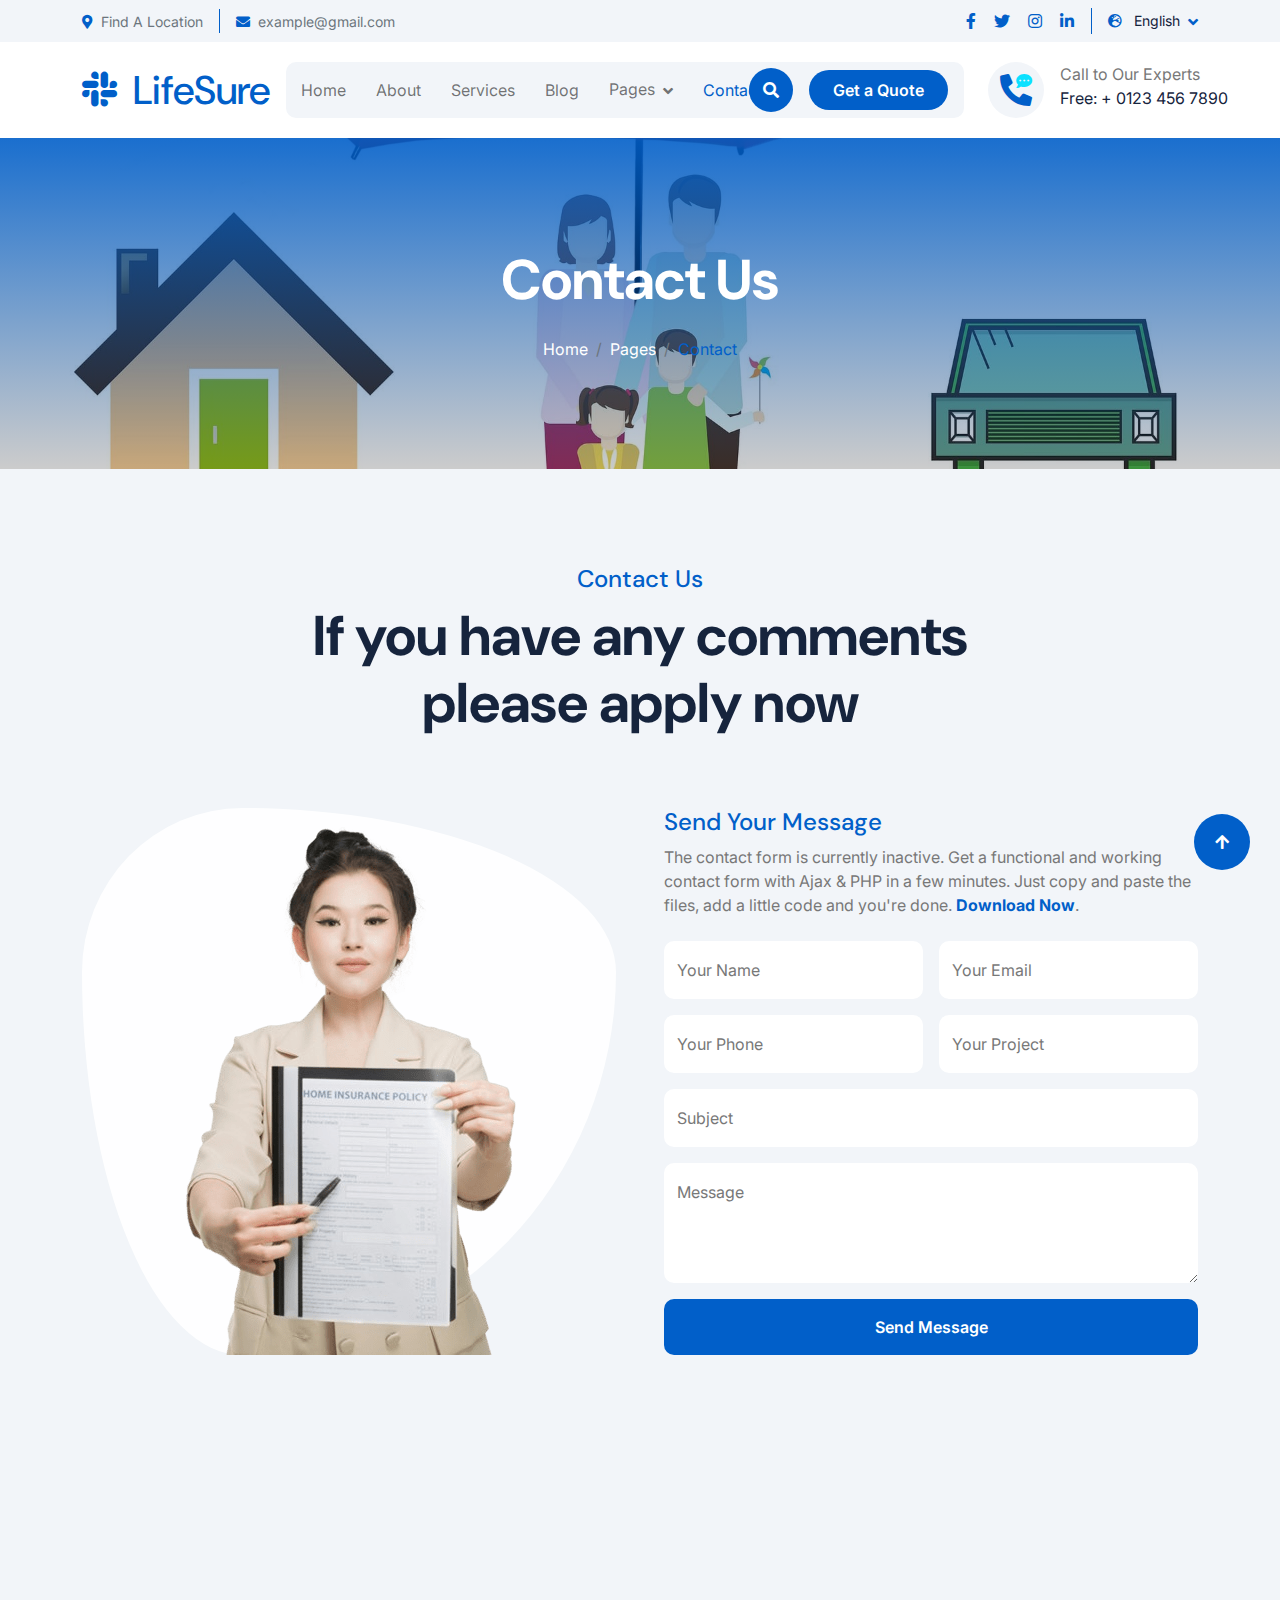
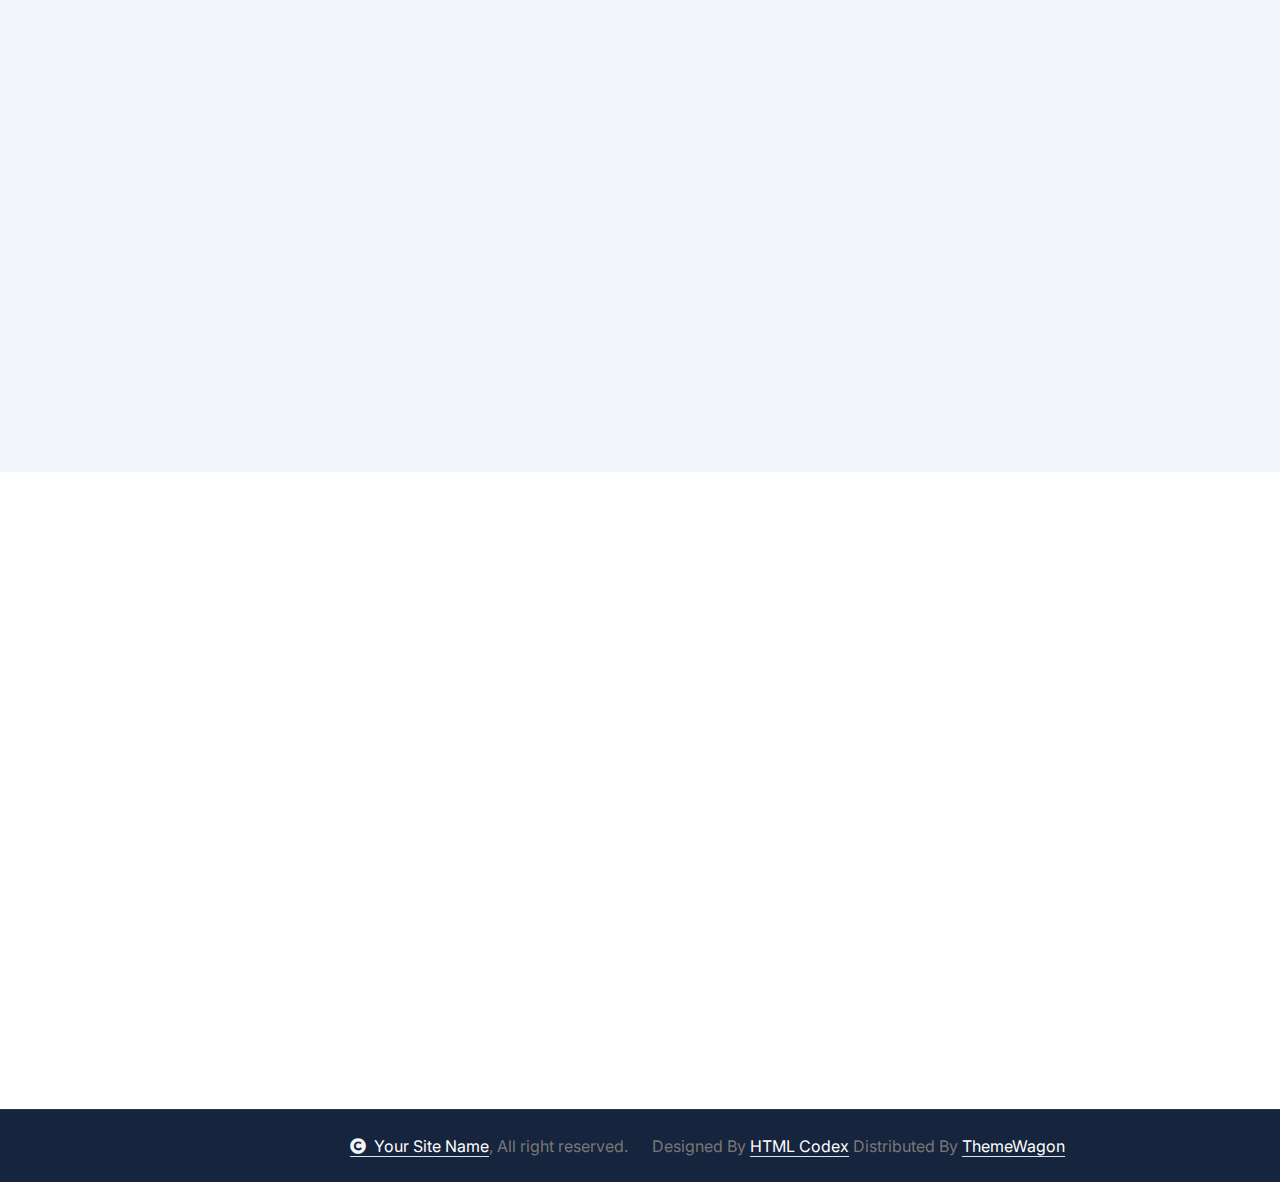
<file: contact.html>
<!DOCTYPE html>
<html lang="en">

    <head>
        <meta charset="utf-8">
        <title>LifeSure - Life Insurance Website Template</title>
        <meta content="width=device-width, initial-scale=1.0" name="viewport">
        <meta content="" name="keywords">
        <meta content="" name="description">

        <!-- Google Web Fonts -->
        <link rel="preconnect" href="https://fonts.googleapis.com">
        <link rel="preconnect" href="https://fonts.gstatic.com" crossorigin>
        <link href="https://fonts.googleapis.com/css2?family=DM+Sans:ital,opsz,wght@0,9..40,100..1000;1,9..40,100..1000&family=Inter:slnt,wght@-10..0,100..900&display=swap" rel="stylesheet">

        <!-- Icon Font Stylesheet -->
        <link rel="stylesheet" href="https://use.fontawesome.com/releases/v5.15.4/css/all.css"/>
        <link href="https://cdn.jsdelivr.net/npm/bootstrap-icons@1.4.1/font/bootstrap-icons.css" rel="stylesheet">

        <!-- Libraries Stylesheet -->
        <link rel="stylesheet" href="lib/animate/animate.min.css"/>
        <link href="lib/lightbox/css/lightbox.min.css" rel="stylesheet">
        <link href="lib/owlcarousel/assets/owl.carousel.min.css" rel="stylesheet">


        <!-- Customized Bootstrap Stylesheet -->
        <link href="css/bootstrap.min.css" rel="stylesheet">

        <!-- Template Stylesheet -->
        <link href="css/style.css" rel="stylesheet">
    </head>

    <body>

        <!-- Spinner Start -->
        <div id="spinner" class="show bg-white position-fixed translate-middle w-100 vh-100 top-50 start-50 d-flex align-items-center justify-content-center">
            <div class="spinner-border text-primary" style="width: 3rem; height: 3rem;" role="status">
                <span class="sr-only">Loading...</span>
            </div>
        </div>
        <!-- Spinner End -->

        <!-- Topbar Start -->
        <div class="container-fluid topbar px-0 px-lg-4 bg-light py-2 d-none d-lg-block">
            <div class="container">
                <div class="row gx-0 align-items-center">
                    <div class="col-lg-8 text-center text-lg-start mb-lg-0">
                        <div class="d-flex flex-wrap">
                            <div class="border-end border-primary pe-3">
                                <a href="#" class="text-muted small"><i class="fas fa-map-marker-alt text-primary me-2"></i>Find A Location</a>
                            </div>
                            <div class="ps-3">
                                <a href="mailto:example@gmail.com" class="text-muted small"><i class="fas fa-envelope text-primary me-2"></i>example@gmail.com</a>
                            </div>
                        </div>
                    </div>
                    <div class="col-lg-4 text-center text-lg-end">
                        <div class="d-flex justify-content-end">
                            <div class="d-flex border-end border-primary pe-3">
                                <a class="btn p-0 text-primary me-3" href="#"><i class="fab fa-facebook-f"></i></a>
                                <a class="btn p-0 text-primary me-3" href="#"><i class="fab fa-twitter"></i></a>
                                <a class="btn p-0 text-primary me-3" href="#"><i class="fab fa-instagram"></i></a>
                                <a class="btn p-0 text-primary me-0" href="#"><i class="fab fa-linkedin-in"></i></a>
                            </div>
                            <div class="dropdown ms-3">
                                <a href="#" class="dropdown-toggle text-dark" data-bs-toggle="dropdown"><small><i class="fas fa-globe-europe text-primary me-2"></i> English</small></a>
                                <div class="dropdown-menu rounded">
                                    <a href="#" class="dropdown-item">English</a>
                                    <a href="#" class="dropdown-item">Bangla</a>
                                    <a href="#" class="dropdown-item">French</a>
                                    <a href="#" class="dropdown-item">Spanish</a>
                                    <a href="#" class="dropdown-item">Arabic</a>
                                </div>
                            </div>
                        </div>
                    </div>
                </div>
            </div>
        </div>
        <!-- Topbar End -->

        <!-- Navbar & Hero Start -->
        <div class="container-fluid nav-bar px-0 px-lg-4 py-lg-0">
            <div class="container">
                <nav class="navbar navbar-expand-lg navbar-light"> 
                    <a href="#" class="navbar-brand p-0">
                        <h1 class="text-primary mb-0"><i class="fab fa-slack me-2"></i> LifeSure</h1>
                        <!-- <img src="img/logo.png" alt="Logo"> -->
                    </a>
                    <button class="navbar-toggler" type="button" data-bs-toggle="collapse" data-bs-target="#navbarCollapse">
                        <span class="fa fa-bars"></span>
                    </button>
                    <div class="collapse navbar-collapse" id="navbarCollapse">
                        <div class="navbar-nav mx-0 mx-lg-auto">
                            <a href="index.html" class="nav-item nav-link">Home</a>
                            <a href="about.html" class="nav-item nav-link">About</a>
                            <a href="service.html" class="nav-item nav-link">Services</a>
                            <a href="blog.html" class="nav-item nav-link">Blog</a>
                            <div class="nav-item dropdown">
                                <a href="#" class="nav-link" data-bs-toggle="dropdown">
                                    <span class="dropdown-toggle">Pages</span>
                                </a>
                                <div class="dropdown-menu">
                                    <a href="feature.html" class="dropdown-item">Our Features</a>
                                    <a href="team.html" class="dropdown-item">Our team</a>
                                    <a href="testimonial.html" class="dropdown-item">Testimonial</a>
                                    <a href="FAQ.html" class="dropdown-item">FAQs</a>
                                    <a href="404.html" class="dropdown-item">404 Page</a>
                                </div>
                            </div>
                            <a href="contact.html" class="nav-item nav-link active">Contact</a>
                            <div class="nav-btn px-3">
                                <button class="btn-search btn btn-primary btn-md-square rounded-circle flex-shrink-0" data-bs-toggle="modal" data-bs-target="#searchModal"><i class="fas fa-search"></i></button>
                                <a href="#" class="btn btn-primary rounded-pill py-2 px-4 ms-3 flex-shrink-0"> Get a Quote</a>
                            </div>
                        </div>
                    </div>
                    <div class="d-none d-xl-flex flex-shrink-0 ps-4">
                        <a href="#" class="btn btn-light btn-lg-square rounded-circle position-relative wow tada" data-wow-delay=".9s">
                            <i class="fa fa-phone-alt fa-2x"></i>
                            <div class="position-absolute" style="top: 7px; right: 12px;">
                                <span><i class="fa fa-comment-dots text-secondary"></i></span>
                            </div>
                        </a>
                        <div class="d-flex flex-column ms-3">
                            <span>Call to Our Experts</span>
                            <a href="tel:+ 0123 456 7890"><span class="text-dark">Free: + 0123 456 7890</span></a>
                        </div>
                    </div>
                </nav>
            </div>
        </div>
        <!-- Navbar & Hero End -->

        <!-- Modal Search Start -->
        <div class="modal fade" id="searchModal" tabindex="-1" aria-labelledby="exampleModalLabel" aria-hidden="true">
            <div class="modal-dialog modal-fullscreen">
                <div class="modal-content rounded-0">
                    <div class="modal-header">
                        <h5 class="modal-title" id="exampleModalLabel">Search by keyword</h5>
                        <button type="button" class="btn-close" data-bs-dismiss="modal" aria-label="Close"></button>
                    </div>
                    <div class="modal-body d-flex align-items-center bg-primary">
                        <div class="input-group w-75 mx-auto d-flex">
                            <input type="search" class="form-control p-3" placeholder="keywords" aria-describedby="search-icon-1">
                            <span id="search-icon-1" class="btn bg-light border nput-group-text p-3"><i class="fa fa-search"></i></span>
                        </div>
                    </div>
                </div>
            </div>
        </div>
        <!-- Modal Search End -->


        <!-- Header Start -->
        <div class="container-fluid bg-breadcrumb">
            <div class="container text-center py-5" style="max-width: 900px;">
                <h4 class="text-white display-4 mb-4 wow fadeInDown" data-wow-delay="0.1s">Contact Us</h4>
                <ol class="breadcrumb d-flex justify-content-center mb-0 wow fadeInDown" data-wow-delay="0.3s">
                    <li class="breadcrumb-item"><a href="index.html">Home</a></li>
                    <li class="breadcrumb-item"><a href="#">Pages</a></li>
                    <li class="breadcrumb-item active text-primary">Contact</li>
                </ol>    
            </div>
        </div>
        <!-- Header End -->


        <!-- Contact Start -->
        <div class="container-fluid contact bg-light py-5">
            <div class="container py-5">
                <div class="text-center mx-auto pb-5 wow fadeInUp" data-wow-delay="0.2s" style="max-width: 800px;">
                    <h4 class="text-primary">Contact Us</h4>
                    <h1 class="display-4 mb-4">If you have any comments please apply now</h1>
                </div>
                <div class="row g-5">
                    <div class="col-xl-6 wow fadeInLeft" data-wow-delay="0.2s">
                        <div class="contact-img d-flex justify-content-center" >
                            <div class="contact-img-inner">
                                <img src="img/contact-img.png" class="img-fluid w-100"  alt="Image">
                            </div>
                        </div>
                    </div>
                    <div class="col-xl-6 wow fadeInRight" data-wow-delay="0.4s">
                        <div>
                            <h4 class="text-primary">Send Your Message</h4>
                            <p class="mb-4">The contact form is currently inactive. Get a functional and working contact form with Ajax & PHP in a few minutes. Just copy and paste the files, add a little code and you're done. <a class="text-primary fw-bold" href="https://htmlcodex.com/contact-form">Download Now</a>.</p>
                            <form>
                                <div class="row g-3">
                                    <div class="col-lg-12 col-xl-6">
                                        <div class="form-floating">
                                            <input type="text" class="form-control border-0" id="name" placeholder="Your Name">
                                            <label for="name">Your Name</label>
                                        </div>
                                    </div>
                                    <div class="col-lg-12 col-xl-6">
                                        <div class="form-floating">
                                            <input type="email" class="form-control border-0" id="email" placeholder="Your Email">
                                            <label for="email">Your Email</label>
                                        </div>
                                    </div>
                                    <div class="col-lg-12 col-xl-6">
                                        <div class="form-floating">
                                            <input type="phone" class="form-control border-0" id="phone" placeholder="Phone">
                                            <label for="phone">Your Phone</label>
                                        </div>
                                    </div>
                                    <div class="col-lg-12 col-xl-6">
                                        <div class="form-floating">
                                            <input type="text" class="form-control border-0" id="project" placeholder="Project">
                                            <label for="project">Your Project</label>
                                        </div>
                                    </div>
                                    <div class="col-12">
                                        <div class="form-floating">
                                            <input type="text" class="form-control border-0" id="subject" placeholder="Subject">
                                            <label for="subject">Subject</label>
                                        </div>
                                    </div>
                                    <div class="col-12">
                                        <div class="form-floating">
                                            <textarea class="form-control border-0" placeholder="Leave a message here" id="message" style="height: 120px"></textarea>
                                            <label for="message">Message</label>
                                        </div>

                                    </div>
                                    <div class="col-12">
                                        <button class="btn btn-primary w-100 py-3">Send Message</button>
                                    </div>
                                </div>
                            </form>
                        </div>
                    </div>
                    <div class="col-12">
                        <div>
                            <div class="row g-4">
                                <div class="col-md-6 col-lg-3 wow fadeInUp" data-wow-delay="0.2s">
                                    <div class="contact-add-item">
                                        <div class="contact-icon text-primary mb-4">
                                            <i class="fas fa-map-marker-alt fa-2x"></i>
                                        </div>
                                        <div>
                                            <h4>Address</h4>
                                            <p class="mb-0">123 Street New York.USA</p>
                                        </div>
                                    </div>
                                </div>
                                <div class="col-md-6 col-lg-3 wow fadeInUp" data-wow-delay="0.4s">
                                    <div class="contact-add-item">
                                        <div class="contact-icon text-primary mb-4">
                                            <i class="fas fa-envelope fa-2x"></i>
                                        </div>
                                        <div>
                                            <h4>Mail Us</h4>
                                            <p class="mb-0">info@example.com</p>
                                        </div>
                                    </div>
                                </div>
                                <div class="col-md-6 col-lg-3 wow fadeInUp" data-wow-delay="0.6s">
                                    <div class="contact-add-item">
                                        <div class="contact-icon text-primary mb-4">
                                            <i class="fa fa-phone-alt fa-2x"></i>
                                        </div>
                                        <div>
                                            <h4>Telephone</h4>
                                            <p class="mb-0">(+012) 3456 7890</p>
                                        </div>
                                    </div>
                                </div>
                                <div class="col-md-6 col-lg-3 wow fadeInUp" data-wow-delay="0.8s">
                                    <div class="contact-add-item">
                                        <div class="contact-icon text-primary mb-4">
                                            <i class="fab fa-firefox-browser fa-2x"></i>
                                        </div>
                                        <div>
                                            <h4>Yoursite@ex.com</h4>
                                            <p class="mb-0">(+012) 3456 7890</p>
                                        </div>
                                    </div>
                                </div>
                            </div>
                        </div>
                    </div>
                    <div class="col-12 wow fadeInUp" data-wow-delay="0.2s">
                        <div class="rounded">
                            <iframe class="rounded w-100" 
                            style="height: 400px;" src="https://www.google.com/maps/embed?pb=!1m18!1m12!1m3!1d387191.33750346623!2d-73.97968099999999!3d40.6974881!2m3!1f0!2f0!3f0!3m2!1i1024!2i768!4f13.1!3m3!1m2!1s0x89c24fa5d33f083b%3A0xc80b8f06e177fe62!2sNew%20York%2C%20NY%2C%20USA!5e0!3m2!1sen!2sbd!4v1694259649153!5m2!1sen!2sbd" 
                            loading="lazy" referrerpolicy="no-referrer-when-downgrade"></iframe>
                        </div>
                    </div>
                </div>
            </div>
        </div>
        <!-- Contact End -->


        <!-- Footer Start -->
        <div class="container-fluid footer py-5 wow fadeIn" data-wow-delay="0.2s">
            <div class="container py-5">
                <div class="row g-5">
                    <div class="col-xl-9">
                        <div class="mb-5">
                            <div class="row g-4">
                                <div class="col-md-6 col-lg-6 col-xl-5">
                                    <div class="footer-item">
                                        <a href="index.html" class="p-0">
                                            <h3 class="text-white"><i class="fab fa-slack me-3"></i> LifeSure</h3>
                                            <!-- <img src="img/logo.png" alt="Logo"> -->
                                        </a>
                                        <p class="text-white mb-4">Dolor amet sit justo amet elitr clita ipsum elitr est.Lorem ipsum dolor sit amet, consectetur adipiscing...</p>
                                        <div class="footer-btn d-flex">
                                            <a class="btn btn-md-square rounded-circle me-3" href="#"><i class="fab fa-facebook-f"></i></a>
                                            <a class="btn btn-md-square rounded-circle me-3" href="#"><i class="fab fa-twitter"></i></a>
                                            <a class="btn btn-md-square rounded-circle me-3" href="#"><i class="fab fa-instagram"></i></a>
                                            <a class="btn btn-md-square rounded-circle me-0" href="#"><i class="fab fa-linkedin-in"></i></a>
                                        </div>
                                    </div>
                                </div>
                                <div class="col-md-6 col-lg-6 col-xl-3">
                                    <div class="footer-item">
                                        <h4 class="text-white mb-4">Useful Links</h4>
                                        <a href="#"><i class="fas fa-angle-right me-2"></i> About Us</a>
                                        <a href="#"><i class="fas fa-angle-right me-2"></i> Features</a>
                                        <a href="#"><i class="fas fa-angle-right me-2"></i> Services</a>
                                        <a href="#"><i class="fas fa-angle-right me-2"></i> FAQ's</a>
                                        <a href="#"><i class="fas fa-angle-right me-2"></i> Blogs</a>
                                        <a href="#"><i class="fas fa-angle-right me-2"></i> Contact</a>
                                    </div>
                                </div>
                                <div class="col-md-6 col-lg-6 col-xl-4">
                                    <div class="footer-item">
                                        <h4 class="mb-4 text-white">Instagram</h4>
                                        <div class="row g-3">
                                            <div class="col-4">
                                                <div class="footer-instagram rounded">
                                                    <img src="img/instagram-footer-1.jpg" class="img-fluid w-100" alt="">
                                                    <div class="footer-search-icon">
                                                        <a href="img/instagram-footer-1.jpg" data-lightbox="footerInstagram-1" class="my-auto"><i class="fas fa-link text-white"></i></a>
                                                    </div>
                                                </div>
                                           </div>
                                           <div class="col-4">
                                                <div class="footer-instagram rounded">
                                                    <img src="img/instagram-footer-2.jpg" class="img-fluid w-100" alt="">
                                                    <div class="footer-search-icon">
                                                        <a href="img/instagram-footer-2.jpg" data-lightbox="footerInstagram-2" class="my-auto"><i class="fas fa-link text-white"></i></a>
                                                    </div>
                                                </div>
                                           </div>
                                            <div class="col-4">
                                                <div class="footer-instagram rounded">
                                                    <img src="img/instagram-footer-3.jpg" class="img-fluid w-100" alt="">
                                                    <div class="footer-search-icon">
                                                        <a href="img/instagram-footer-3.jpg" data-lightbox="footerInstagram-3" class="my-auto"><i class="fas fa-link text-white"></i></a>
                                                    </div>
                                                </div>
                                           </div>
                                            <div class="col-4">
                                                <div class="footer-instagram rounded">
                                                    <img src="img/instagram-footer-4.jpg" class="img-fluid w-100" alt="">
                                                    <div class="footer-search-icon">
                                                        <a href="img/instagram-footer-4.jpg" data-lightbox="footerInstagram-4" class="my-auto"><i class="fas fa-link text-white"></i></a>
                                                    </div>
                                                </div>
                                           </div>
                                            <div class="col-4">
                                                <div class="footer-instagram rounded">
                                                    <img src="img/instagram-footer-5.jpg" class="img-fluid w-100" alt="">
                                                    <div class="footer-search-icon">
                                                        <a href="img/instagram-footer-5.jpg" data-lightbox="footerInstagram-5" class="my-auto"><i class="fas fa-link text-white"></i></a>
                                                    </div>
                                                </div>
                                           </div>
                                           <div class="col-4">
                                                <div class="footer-instagram rounded">
                                                    <img src="img/instagram-footer-6.jpg" class="img-fluid w-100" alt="">
                                                    <div class="footer-search-icon">
                                                        <a href="img/instagram-footer-6.jpg" data-lightbox="footerInstagram-6" class="my-auto"><i class="fas fa-link text-white"></i></a>
                                                    </div>
                                                </div>
                                            </div>
                                        </div>
                                    </div>
                                </div>
                            </div>
                        </div>
                        <div class="pt-5" style="border-top: 1px solid rgba(255, 255, 255, 0.08);">
                            <div class="row g-0">
                                <div class="col-12">
                                    <div class="row g-4">
                                        <div class="col-lg-6 col-xl-4">
                                            <div class="d-flex">
                                                <div class="btn-xl-square bg-primary text-white rounded p-4 me-4">
                                                    <i class="fas fa-map-marker-alt fa-2x"></i>
                                                </div>
                                                <div>
                                                    <h4 class="text-white">Address</h4>
                                                    <p class="mb-0">123 Street New York.USA</p>
                                                </div>
                                            </div>
                                        </div>
                                        <div class="col-lg-6 col-xl-4">
                                            <div class="d-flex">
                                                <div class="btn-xl-square bg-primary text-white rounded p-4 me-4">
                                                    <i class="fas fa-envelope fa-2x"></i>
                                                </div>
                                                <div>
                                                    <h4 class="text-white">Mail Us</h4>
                                                    <p class="mb-0">info@example.com</p>
                                                </div>
                                            </div>
                                        </div>
                                        <div class="col-lg-6 col-xl-4">
                                            <div class="d-flex">
                                                <div class="btn-xl-square bg-primary text-white rounded p-4 me-4">
                                                    <i class="fa fa-phone-alt fa-2x"></i>
                                                </div>
                                                <div>
                                                    <h4 class="text-white">Telephone</h4>
                                                    <p class="mb-0">(+012) 3456 7890</p>
                                                </div>
                                            </div>
                                        </div>
                                    </div>
                                </div>
                            </div>
                        </div>
                    </div>
                    
                    <div class="col-xl-3">
                        <div class="footer-item">
                            <h4 class="text-white mb-4">Newsletter</h4>
                            <p class="text-white mb-3">Dolor amet sit justo amet elitr clita ipsum elitr est.Lorem ipsum dolor sit amet, consectetur adipiscing elit.</p>
                            <div class="position-relative rounded-pill mb-4">
                                <input class="form-control rounded-pill w-100 py-3 ps-4 pe-5" type="text" placeholder="Enter your email">
                                <button type="button" class="btn btn-primary rounded-pill position-absolute top-0 end-0 py-2 mt-2 me-2">SignUp</button>
                            </div>
                            <div class="d-flex flex-shrink-0">
                                <div class="footer-btn">
                                    <a href="#" class="btn btn-lg-square rounded-circle position-relative wow tada" data-wow-delay=".9s">
                                        <i class="fa fa-phone-alt fa-2x"></i>
                                        <div class="position-absolute" style="top: 2px; right: 12px;">
                                            <span><i class="fa fa-comment-dots text-secondary"></i></span>
                                        </div>
                                    </a>
                                </div>
                                <div class="d-flex flex-column ms-3 flex-shrink-0">
                                    <span>Call to Our Experts</span>
                                    <a href="tel:+ 0123 456 7890"><span class="text-white">Free: + 0123 456 7890</span></a>
                                </div>
                            </div>
                        </div>
                    </div>
                </div>
            </div>
        </div>
        <!-- Footer End -->
        
        <!-- Copyright Start -->
        <div class="container-fluid copyright py-4">
            <div class="container">
                <div class="row g-4 align-items-center">
                    <div class="col-md-6 text-center text-md-end mb-md-0">
                        <span class="text-body"><a href="#" class="border-bottom text-white"><i class="fas fa-copyright text-light me-2"></i>Your Site Name</a>, All right reserved.</span>
                    </div>
                    <div class="col-md-6 text-center text-md-start text-body">
                        <!--/*** This template is free as long as you keep the below author’s credit link/attribution link/backlink. ***/-->
                        <!--/*** If you'd like to use the template without the below author’s credit link/attribution link/backlink, ***/-->
                        <!--/*** you can purchase the Credit Removal License from "https://htmlcodex.com/credit-removal". ***/-->
                        Designed By <a class="border-bottom text-white" href="https://htmlcodex.com">HTML Codex</a> Distributed By <a class="border-bottom text-white" href="https://themewagon.com">ThemeWagon</a>
                    </div>
                </div>
            </div>
        </div>
        <!-- Copyright End -->


        <!-- Back to Top -->
        <a href="#" class="btn btn-primary btn-lg-square rounded-circle back-to-top"><i class="fa fa-arrow-up"></i></a>   

        
        <!-- JavaScript Libraries -->
        <script src="https://ajax.googleapis.com/ajax/libs/jquery/3.6.4/jquery.min.js"></script>
        <script src="https://cdn.jsdelivr.net/npm/bootstrap@5.0.0/dist/js/bootstrap.bundle.min.js"></script>
        <script src="lib/wow/wow.min.js"></script>
        <script src="lib/easing/easing.min.js"></script>
        <script src="lib/waypoints/waypoints.min.js"></script>
        <script src="lib/counterup/counterup.min.js"></script>
        <script src="lib/lightbox/js/lightbox.min.js"></script>
        <script src="lib/owlcarousel/owl.carousel.min.js"></script>
        

        <!-- Template Javascript -->
        <script src="js/main.js"></script>
    </body>

</html>
</file>
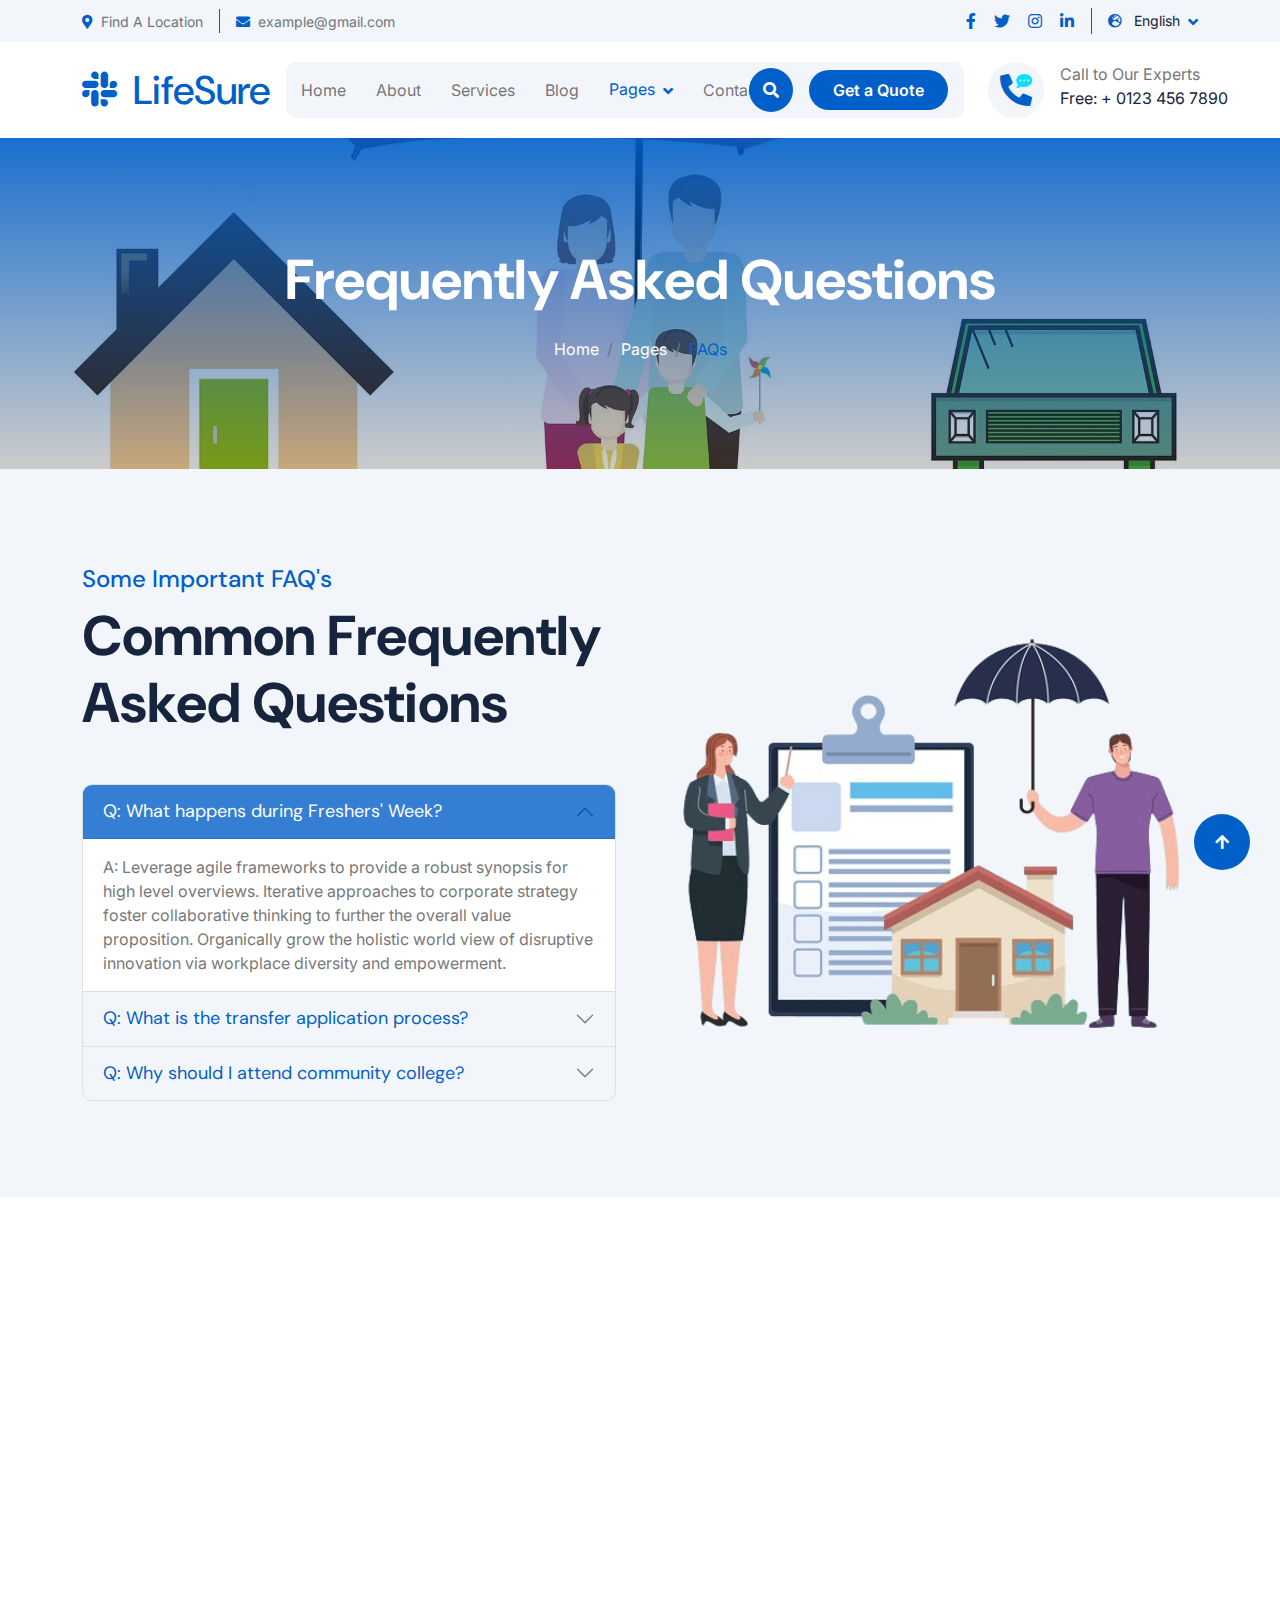
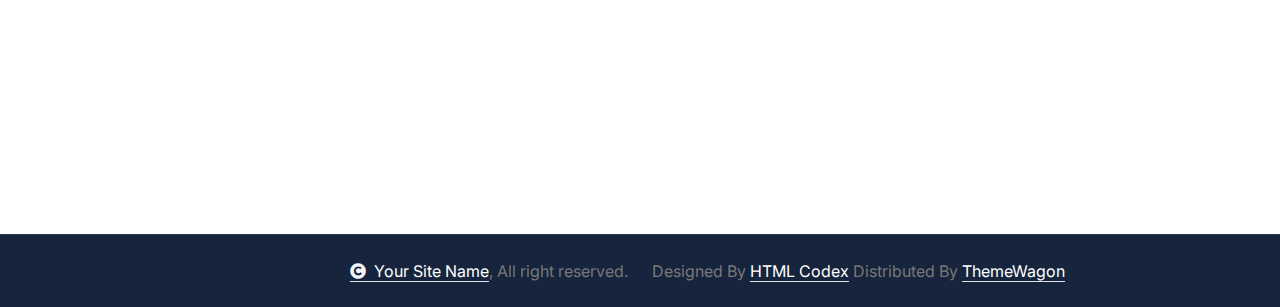
<file: FAQ.html>
<!DOCTYPE html>
<html lang="en">

    <head>
        <meta charset="utf-8">
        <title>LifeSure - Life Insurance Website Template</title>
        <meta content="width=device-width, initial-scale=1.0" name="viewport">
        <meta content="" name="keywords">
        <meta content="" name="description">

        <!-- Google Web Fonts -->
        <link rel="preconnect" href="https://fonts.googleapis.com">
        <link rel="preconnect" href="https://fonts.gstatic.com" crossorigin>
        <link href="https://fonts.googleapis.com/css2?family=DM+Sans:ital,opsz,wght@0,9..40,100..1000;1,9..40,100..1000&family=Inter:slnt,wght@-10..0,100..900&display=swap" rel="stylesheet">

        <!-- Icon Font Stylesheet -->
        <link rel="stylesheet" href="https://use.fontawesome.com/releases/v5.15.4/css/all.css"/>
        <link href="https://cdn.jsdelivr.net/npm/bootstrap-icons@1.4.1/font/bootstrap-icons.css" rel="stylesheet">

        <!-- Libraries Stylesheet -->
        <link rel="stylesheet" href="lib/animate/animate.min.css"/>
        <link href="lib/lightbox/css/lightbox.min.css" rel="stylesheet">
        <link href="lib/owlcarousel/assets/owl.carousel.min.css" rel="stylesheet">


        <!-- Customized Bootstrap Stylesheet -->
        <link href="css/bootstrap.min.css" rel="stylesheet">

        <!-- Template Stylesheet -->
        <link href="css/style.css" rel="stylesheet">
    </head>

    <body>

        <!-- Spinner Start -->
        <div id="spinner" class="show bg-white position-fixed translate-middle w-100 vh-100 top-50 start-50 d-flex align-items-center justify-content-center">
            <div class="spinner-border text-primary" style="width: 3rem; height: 3rem;" role="status">
                <span class="sr-only">Loading...</span>
            </div>
        </div>
        <!-- Spinner End -->

        <!-- Topbar Start -->
        <div class="container-fluid topbar px-0 px-lg-4 bg-light py-2 d-none d-lg-block">
            <div class="container">
                <div class="row gx-0 align-items-center">
                    <div class="col-lg-8 text-center text-lg-start mb-lg-0">
                        <div class="d-flex flex-wrap">
                            <div class="border-end border-primary pe-3">
                                <a href="#" class="text-muted small"><i class="fas fa-map-marker-alt text-primary me-2"></i>Find A Location</a>
                            </div>
                            <div class="ps-3">
                                <a href="mailto:example@gmail.com" class="text-muted small"><i class="fas fa-envelope text-primary me-2"></i>example@gmail.com</a>
                            </div>
                        </div>
                    </div>
                    <div class="col-lg-4 text-center text-lg-end">
                        <div class="d-flex justify-content-end">
                            <div class="d-flex border-end border-primary pe-3">
                                <a class="btn p-0 text-primary me-3" href="#"><i class="fab fa-facebook-f"></i></a>
                                <a class="btn p-0 text-primary me-3" href="#"><i class="fab fa-twitter"></i></a>
                                <a class="btn p-0 text-primary me-3" href="#"><i class="fab fa-instagram"></i></a>
                                <a class="btn p-0 text-primary me-0" href="#"><i class="fab fa-linkedin-in"></i></a>
                            </div>
                            <div class="dropdown ms-3">
                                <a href="#" class="dropdown-toggle text-dark" data-bs-toggle="dropdown"><small><i class="fas fa-globe-europe text-primary me-2"></i> English</small></a>
                                <div class="dropdown-menu rounded">
                                    <a href="#" class="dropdown-item">English</a>
                                    <a href="#" class="dropdown-item">Bangla</a>
                                    <a href="#" class="dropdown-item">French</a>
                                    <a href="#" class="dropdown-item">Spanish</a>
                                    <a href="#" class="dropdown-item">Arabic</a>
                                </div>
                            </div>
                        </div>
                    </div>
                </div>
            </div>
        </div>
        <!-- Topbar End -->

        <!-- Navbar & Hero Start -->
        <div class="container-fluid nav-bar px-0 px-lg-4 py-lg-0">
            <div class="container">
                <nav class="navbar navbar-expand-lg navbar-light"> 
                    <a href="#" class="navbar-brand p-0">
                        <h1 class="text-primary mb-0"><i class="fab fa-slack me-2"></i> LifeSure</h1>
                        <!-- <img src="img/logo.png" alt="Logo"> -->
                    </a>
                    <button class="navbar-toggler" type="button" data-bs-toggle="collapse" data-bs-target="#navbarCollapse">
                        <span class="fa fa-bars"></span>
                    </button>
                    <div class="collapse navbar-collapse" id="navbarCollapse">
                        <div class="navbar-nav mx-0 mx-lg-auto">
                            <a href="index.html" class="nav-item nav-link">Home</a>
                            <a href="about.html" class="nav-item nav-link">About</a>
                            <a href="service.html" class="nav-item nav-link">Services</a>
                            <a href="blog.html" class="nav-item nav-link">Blog</a>
                            <div class="nav-item dropdown active">
                                <a href="#" class="nav-link" data-bs-toggle="dropdown">
                                    <span class="dropdown-toggle">Pages</span>
                                </a>
                                <div class="dropdown-menu">
                                    <a href="feature.html" class="dropdown-item">Our Features</a>
                                    <a href="team.html" class="dropdown-item">Our team</a>
                                    <a href="testimonial.html" class="dropdown-item">Testimonial</a>
                                    <a href="FAQ.html" class="dropdown-item active">FAQs</a>
                                    <a href="404.html" class="dropdown-item">404 Page</a>
                                </div>
                            </div>
                            <a href="contact.html" class="nav-item nav-link">Contact</a>
                            <div class="nav-btn px-3">
                                <button class="btn-search btn btn-primary btn-md-square rounded-circle flex-shrink-0" data-bs-toggle="modal" data-bs-target="#searchModal"><i class="fas fa-search"></i></button>
                                <a href="#" class="btn btn-primary rounded-pill py-2 px-4 ms-3 flex-shrink-0"> Get a Quote</a>
                            </div>
                        </div>
                    </div>
                    <div class="d-none d-xl-flex flex-shrink-0 ps-4">
                        <a href="#" class="btn btn-light btn-lg-square rounded-circle position-relative wow tada" data-wow-delay=".9s">
                            <i class="fa fa-phone-alt fa-2x"></i>
                            <div class="position-absolute" style="top: 7px; right: 12px;">
                                <span><i class="fa fa-comment-dots text-secondary"></i></span>
                            </div>
                        </a>
                        <div class="d-flex flex-column ms-3">
                            <span>Call to Our Experts</span>
                            <a href="tel:+ 0123 456 7890"><span class="text-dark">Free: + 0123 456 7890</span></a>
                        </div>
                    </div>
                </nav>
            </div>
        </div>
        <!-- Navbar & Hero End -->

        <!-- Modal Search Start -->
        <div class="modal fade" id="searchModal" tabindex="-1" aria-labelledby="exampleModalLabel" aria-hidden="true">
            <div class="modal-dialog modal-fullscreen">
                <div class="modal-content rounded-0">
                    <div class="modal-header">
                        <h5 class="modal-title" id="exampleModalLabel">Search by keyword</h5>
                        <button type="button" class="btn-close" data-bs-dismiss="modal" aria-label="Close"></button>
                    </div>
                    <div class="modal-body d-flex align-items-center bg-primary">
                        <div class="input-group w-75 mx-auto d-flex">
                            <input type="search" class="form-control p-3" placeholder="keywords" aria-describedby="search-icon-1">
                            <span id="search-icon-1" class="btn bg-light border nput-group-text p-3"><i class="fa fa-search"></i></span>
                        </div>
                    </div>
                </div>
            </div>
        </div>
        <!-- Modal Search End -->


        <!-- Header Start -->
        <div class="container-fluid bg-breadcrumb">
            <div class="container text-center py-5" style="max-width: 900px;">
                <h4 class="text-white display-4 mb-4 wow fadeInDown" data-wow-delay="0.1s">Frequently Asked Questions</h4>
                <ol class="breadcrumb d-flex justify-content-center mb-0 wow fadeInDown" data-wow-delay="0.3s">
                    <li class="breadcrumb-item"><a href="index.html">Home</a></li>
                    <li class="breadcrumb-item"><a href="#">Pages</a></li>
                    <li class="breadcrumb-item active text-primary">FAQs</li>
                </ol>    
            </div>
        </div>
        <!-- Header End -->


        <!-- FAQs Start -->
        <div class="container-fluid faq-section bg-light py-5">
            <div class="container py-5">
                <div class="row g-5 align-items-center">
                    <div class="col-xl-6 wow fadeInLeft" data-wow-delay="0.2s">
                        <div class="h-100">
                            <div class="mb-5">
                                <h4 class="text-primary">Some Important FAQ's</h4>
                                <h1 class="display-4 mb-0">Common Frequently Asked Questions</h1>
                            </div>
                            <div class="accordion" id="accordionExample">
                                <div class="accordion-item">
                                    <h2 class="accordion-header" id="headingOne">
                                        <button class="accordion-button border-0" type="button" data-bs-toggle="collapse" data-bs-target="#collapseOne" aria-expanded="true" aria-controls="collapseOne">
                                            Q: What happens during Freshers' Week?
                                        </button>
                                    </h2>
                                    <div id="collapseOne" class="accordion-collapse collapse show active" aria-labelledby="headingOne" data-bs-parent="#accordionExample">
                                        <div class="accordion-body rounded">
                                            A: Leverage agile frameworks to provide a robust synopsis for high level overviews. Iterative approaches to corporate strategy foster collaborative thinking to further the overall value proposition. Organically grow the holistic world view of disruptive innovation via workplace diversity and empowerment.
                                        </div>
                                    </div>
                                </div>
                                <div class="accordion-item">
                                    <h2 class="accordion-header" id="headingTwo">
                                        <button class="accordion-button collapsed" type="button" data-bs-toggle="collapse" data-bs-target="#collapseTwo" aria-expanded="false" aria-controls="collapseTwo">
                                            Q: What is the transfer application process?
                                        </button>
                                    </h2>
                                    <div id="collapseTwo" class="accordion-collapse collapse" aria-labelledby="headingTwo" data-bs-parent="#accordionExample">
                                        <div class="accordion-body">
                                            A: Leverage agile frameworks to provide a robust synopsis for high level overviews. Iterative approaches to corporate strategy foster collaborative thinking to further the overall value proposition. Organically grow the holistic world view of disruptive innovation via workplace diversity and empowerment.
                                        </div>
                                    </div>
                                </div>
                                <div class="accordion-item">
                                    <h2 class="accordion-header" id="headingThree">
                                        <button class="accordion-button collapsed" type="button" data-bs-toggle="collapse" data-bs-target="#collapseThree" aria-expanded="false" aria-controls="collapseThree">
                                            Q: Why should I attend community college?
                                        </button>
                                    </h2>
                                    <div id="collapseThree" class="accordion-collapse collapse" aria-labelledby="headingThree" data-bs-parent="#accordionExample">
                                        <div class="accordion-body">
                                            A: Leverage agile frameworks to provide a robust synopsis for high level overviews. Iterative approaches to corporate strategy foster collaborative thinking to further the overall value proposition. Organically grow the holistic world view of disruptive innovation via workplace diversity and empowerment.
                                        </div>
                                    </div>
                                </div>
                            </div>
                        </div>
                    </div>
                    <div class="col-xl-6 wow fadeInRight" data-wow-delay="0.4s">
                        <img src="img/carousel-2.png" class="img-fluid w-100" alt="">
                    </div>
                </div>
            </div>
        </div>
        <!-- FAQs End -->


        <!-- Footer Start -->
        <div class="container-fluid footer py-5 wow fadeIn" data-wow-delay="0.2s">
            <div class="container py-5">
                <div class="row g-5">
                    <div class="col-xl-9">
                        <div class="mb-5">
                            <div class="row g-4">
                                <div class="col-md-6 col-lg-6 col-xl-5">
                                    <div class="footer-item">
                                        <a href="index.html" class="p-0">
                                            <h3 class="text-white"><i class="fab fa-slack me-3"></i> LifeSure</h3>
                                            <!-- <img src="img/logo.png" alt="Logo"> -->
                                        </a>
                                        <p class="text-white mb-4">Dolor amet sit justo amet elitr clita ipsum elitr est.Lorem ipsum dolor sit amet, consectetur adipiscing...</p>
                                        <div class="footer-btn d-flex">
                                            <a class="btn btn-md-square rounded-circle me-3" href="#"><i class="fab fa-facebook-f"></i></a>
                                            <a class="btn btn-md-square rounded-circle me-3" href="#"><i class="fab fa-twitter"></i></a>
                                            <a class="btn btn-md-square rounded-circle me-3" href="#"><i class="fab fa-instagram"></i></a>
                                            <a class="btn btn-md-square rounded-circle me-0" href="#"><i class="fab fa-linkedin-in"></i></a>
                                        </div>
                                    </div>
                                </div>
                                <div class="col-md-6 col-lg-6 col-xl-3">
                                    <div class="footer-item">
                                        <h4 class="text-white mb-4">Useful Links</h4>
                                        <a href="#"><i class="fas fa-angle-right me-2"></i> About Us</a>
                                        <a href="#"><i class="fas fa-angle-right me-2"></i> Features</a>
                                        <a href="#"><i class="fas fa-angle-right me-2"></i> Services</a>
                                        <a href="#"><i class="fas fa-angle-right me-2"></i> FAQ's</a>
                                        <a href="#"><i class="fas fa-angle-right me-2"></i> Blogs</a>
                                        <a href="#"><i class="fas fa-angle-right me-2"></i> Contact</a>
                                    </div>
                                </div>
                                <div class="col-md-6 col-lg-6 col-xl-4">
                                    <div class="footer-item">
                                        <h4 class="mb-4 text-white">Instagram</h4>
                                        <div class="row g-3">
                                            <div class="col-4">
                                                <div class="footer-instagram rounded">
                                                    <img src="img/instagram-footer-1.jpg" class="img-fluid w-100" alt="">
                                                    <div class="footer-search-icon">
                                                        <a href="img/instagram-footer-1.jpg" data-lightbox="footerInstagram-1" class="my-auto"><i class="fas fa-link text-white"></i></a>
                                                    </div>
                                                </div>
                                           </div>
                                           <div class="col-4">
                                                <div class="footer-instagram rounded">
                                                    <img src="img/instagram-footer-2.jpg" class="img-fluid w-100" alt="">
                                                    <div class="footer-search-icon">
                                                        <a href="img/instagram-footer-2.jpg" data-lightbox="footerInstagram-2" class="my-auto"><i class="fas fa-link text-white"></i></a>
                                                    </div>
                                                </div>
                                           </div>
                                            <div class="col-4">
                                                <div class="footer-instagram rounded">
                                                    <img src="img/instagram-footer-3.jpg" class="img-fluid w-100" alt="">
                                                    <div class="footer-search-icon">
                                                        <a href="img/instagram-footer-3.jpg" data-lightbox="footerInstagram-3" class="my-auto"><i class="fas fa-link text-white"></i></a>
                                                    </div>
                                                </div>
                                           </div>
                                            <div class="col-4">
                                                <div class="footer-instagram rounded">
                                                    <img src="img/instagram-footer-4.jpg" class="img-fluid w-100" alt="">
                                                    <div class="footer-search-icon">
                                                        <a href="img/instagram-footer-4.jpg" data-lightbox="footerInstagram-4" class="my-auto"><i class="fas fa-link text-white"></i></a>
                                                    </div>
                                                </div>
                                           </div>
                                            <div class="col-4">
                                                <div class="footer-instagram rounded">
                                                    <img src="img/instagram-footer-5.jpg" class="img-fluid w-100" alt="">
                                                    <div class="footer-search-icon">
                                                        <a href="img/instagram-footer-5.jpg" data-lightbox="footerInstagram-5" class="my-auto"><i class="fas fa-link text-white"></i></a>
                                                    </div>
                                                </div>
                                           </div>
                                           <div class="col-4">
                                                <div class="footer-instagram rounded">
                                                    <img src="img/instagram-footer-6.jpg" class="img-fluid w-100" alt="">
                                                    <div class="footer-search-icon">
                                                        <a href="img/instagram-footer-6.jpg" data-lightbox="footerInstagram-6" class="my-auto"><i class="fas fa-link text-white"></i></a>
                                                    </div>
                                                </div>
                                            </div>
                                        </div>
                                    </div>
                                </div>
                            </div>
                        </div>
                        <div class="pt-5" style="border-top: 1px solid rgba(255, 255, 255, 0.08);">
                            <div class="row g-0">
                                <div class="col-12">
                                    <div class="row g-4">
                                        <div class="col-lg-6 col-xl-4">
                                            <div class="d-flex">
                                                <div class="btn-xl-square bg-primary text-white rounded p-4 me-4">
                                                    <i class="fas fa-map-marker-alt fa-2x"></i>
                                                </div>
                                                <div>
                                                    <h4 class="text-white">Address</h4>
                                                    <p class="mb-0">123 Street New York.USA</p>
                                                </div>
                                            </div>
                                        </div>
                                        <div class="col-lg-6 col-xl-4">
                                            <div class="d-flex">
                                                <div class="btn-xl-square bg-primary text-white rounded p-4 me-4">
                                                    <i class="fas fa-envelope fa-2x"></i>
                                                </div>
                                                <div>
                                                    <h4 class="text-white">Mail Us</h4>
                                                    <p class="mb-0">info@example.com</p>
                                                </div>
                                            </div>
                                        </div>
                                        <div class="col-lg-6 col-xl-4">
                                            <div class="d-flex">
                                                <div class="btn-xl-square bg-primary text-white rounded p-4 me-4">
                                                    <i class="fa fa-phone-alt fa-2x"></i>
                                                </div>
                                                <div>
                                                    <h4 class="text-white">Telephone</h4>
                                                    <p class="mb-0">(+012) 3456 7890</p>
                                                </div>
                                            </div>
                                        </div>
                                    </div>
                                </div>
                            </div>
                        </div>
                    </div>
                    
                    <div class="col-xl-3">
                        <div class="footer-item">
                            <h4 class="text-white mb-4">Newsletter</h4>
                            <p class="text-white mb-3">Dolor amet sit justo amet elitr clita ipsum elitr est.Lorem ipsum dolor sit amet, consectetur adipiscing elit.</p>
                            <div class="position-relative rounded-pill mb-4">
                                <input class="form-control rounded-pill w-100 py-3 ps-4 pe-5" type="text" placeholder="Enter your email">
                                <button type="button" class="btn btn-primary rounded-pill position-absolute top-0 end-0 py-2 mt-2 me-2">SignUp</button>
                            </div>
                            <div class="d-flex flex-shrink-0">
                                <div class="footer-btn">
                                    <a href="#" class="btn btn-lg-square rounded-circle position-relative wow tada" data-wow-delay=".9s">
                                        <i class="fa fa-phone-alt fa-2x"></i>
                                        <div class="position-absolute" style="top: 2px; right: 12px;">
                                            <span><i class="fa fa-comment-dots text-secondary"></i></span>
                                        </div>
                                    </a>
                                </div>
                                <div class="d-flex flex-column ms-3 flex-shrink-0">
                                    <span>Call to Our Experts</span>
                                    <a href="tel:+ 0123 456 7890"><span class="text-white">Free: + 0123 456 7890</span></a>
                                </div>
                            </div>
                        </div>
                    </div>
                </div>
            </div>
        </div>
        <!-- Footer End -->
        
        <!-- Copyright Start -->
        <div class="container-fluid copyright py-4">
            <div class="container">
                <div class="row g-4 align-items-center">
                    <div class="col-md-6 text-center text-md-end mb-md-0">
                        <span class="text-body"><a href="#" class="border-bottom text-white"><i class="fas fa-copyright text-light me-2"></i>Your Site Name</a>, All right reserved.</span>
                    </div>
                    <div class="col-md-6 text-center text-md-start text-body">
                        <!--/*** This template is free as long as you keep the below author’s credit link/attribution link/backlink. ***/-->
                        <!--/*** If you'd like to use the template without the below author’s credit link/attribution link/backlink, ***/-->
                        <!--/*** you can purchase the Credit Removal License from "https://htmlcodex.com/credit-removal". ***/-->
                        Designed By <a class="border-bottom text-white" href="https://htmlcodex.com">HTML Codex</a> Distributed By <a class="border-bottom text-white" href="https://themewagon.com">ThemeWagon</a>
                    </div>
                </div>
            </div>
        </div>
        <!-- Copyright End -->


        <!-- Back to Top -->
        <a href="#" class="btn btn-primary btn-lg-square rounded-circle back-to-top"><i class="fa fa-arrow-up"></i></a>   

        
        <!-- JavaScript Libraries -->
        <script src="https://ajax.googleapis.com/ajax/libs/jquery/3.6.4/jquery.min.js"></script>
        <script src="https://cdn.jsdelivr.net/npm/bootstrap@5.0.0/dist/js/bootstrap.bundle.min.js"></script>
        <script src="lib/wow/wow.min.js"></script>
        <script src="lib/easing/easing.min.js"></script>
        <script src="lib/waypoints/waypoints.min.js"></script>
        <script src="lib/counterup/counterup.min.js"></script>
        <script src="lib/lightbox/js/lightbox.min.js"></script>
        <script src="lib/owlcarousel/owl.carousel.min.js"></script>
        

        <!-- Template Javascript -->
        <script src="js/main.js"></script>
    </body>

</html>
</file>
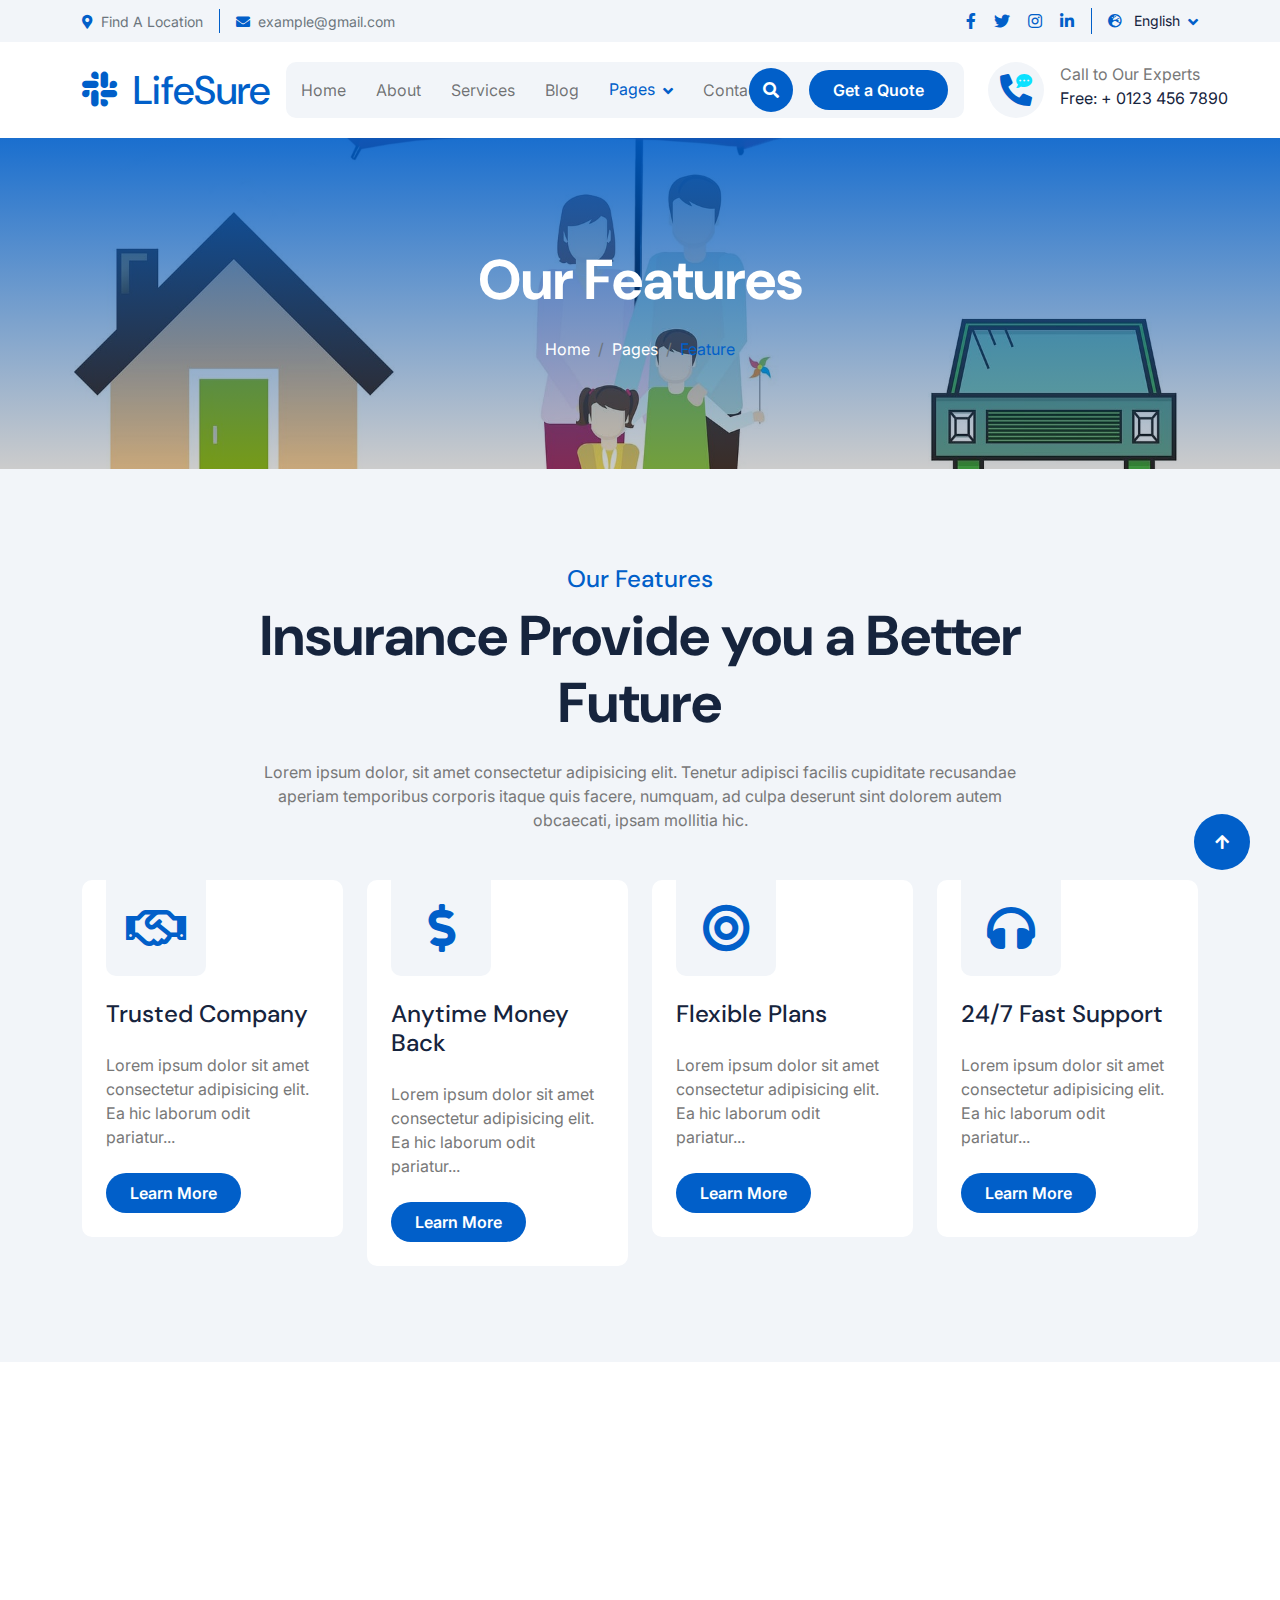
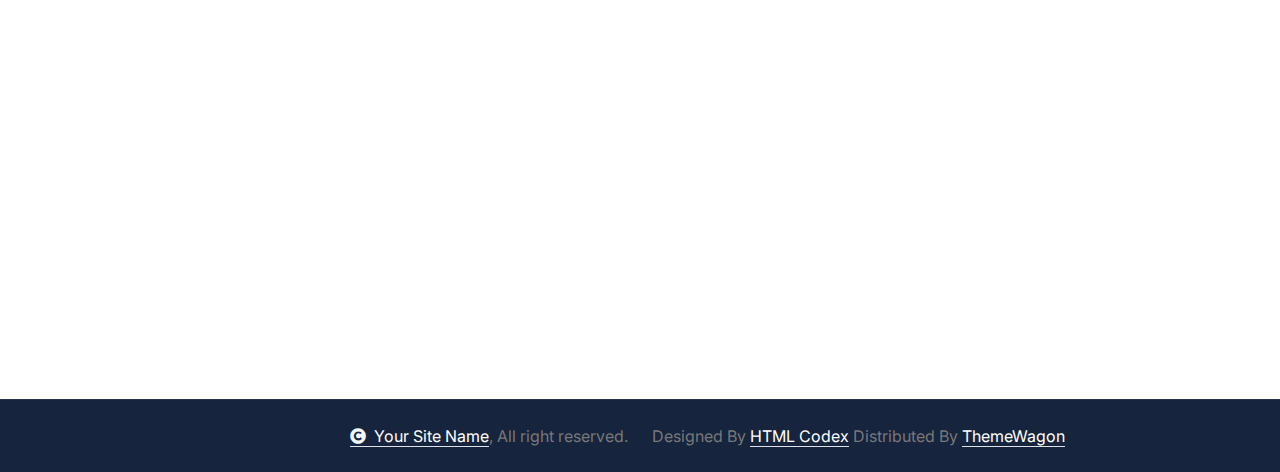
<file: feature.html>
<!DOCTYPE html>
<html lang="en">

    <head>
        <meta charset="utf-8">
        <title>LifeSure - Life Insurance Website Template</title>
        <meta content="width=device-width, initial-scale=1.0" name="viewport">
        <meta content="" name="keywords">
        <meta content="" name="description">

        <!-- Google Web Fonts -->
        <link rel="preconnect" href="https://fonts.googleapis.com">
        <link rel="preconnect" href="https://fonts.gstatic.com" crossorigin>
        <link href="https://fonts.googleapis.com/css2?family=DM+Sans:ital,opsz,wght@0,9..40,100..1000;1,9..40,100..1000&family=Inter:slnt,wght@-10..0,100..900&display=swap" rel="stylesheet">

        <!-- Icon Font Stylesheet -->
        <link rel="stylesheet" href="https://use.fontawesome.com/releases/v5.15.4/css/all.css"/>
        <link href="https://cdn.jsdelivr.net/npm/bootstrap-icons@1.4.1/font/bootstrap-icons.css" rel="stylesheet">

        <!-- Libraries Stylesheet -->
        <link rel="stylesheet" href="lib/animate/animate.min.css"/>
        <link href="lib/lightbox/css/lightbox.min.css" rel="stylesheet">
        <link href="lib/owlcarousel/assets/owl.carousel.min.css" rel="stylesheet">


        <!-- Customized Bootstrap Stylesheet -->
        <link href="css/bootstrap.min.css" rel="stylesheet">

        <!-- Template Stylesheet -->
        <link href="css/style.css" rel="stylesheet">
    </head>

    <body>

        <!-- Spinner Start -->
        <div id="spinner" class="show bg-white position-fixed translate-middle w-100 vh-100 top-50 start-50 d-flex align-items-center justify-content-center">
            <div class="spinner-border text-primary" style="width: 3rem; height: 3rem;" role="status">
                <span class="sr-only">Loading...</span>
            </div>
        </div>
        <!-- Spinner End -->

        <!-- Topbar Start -->
        <div class="container-fluid topbar px-0 px-lg-4 bg-light py-2 d-none d-lg-block">
            <div class="container">
                <div class="row gx-0 align-items-center">
                    <div class="col-lg-8 text-center text-lg-start mb-lg-0">
                        <div class="d-flex flex-wrap">
                            <div class="border-end border-primary pe-3">
                                <a href="#" class="text-muted small"><i class="fas fa-map-marker-alt text-primary me-2"></i>Find A Location</a>
                            </div>
                            <div class="ps-3">
                                <a href="mailto:example@gmail.com" class="text-muted small"><i class="fas fa-envelope text-primary me-2"></i>example@gmail.com</a>
                            </div>
                        </div>
                    </div>
                    <div class="col-lg-4 text-center text-lg-end">
                        <div class="d-flex justify-content-end">
                            <div class="d-flex border-end border-primary pe-3">
                                <a class="btn p-0 text-primary me-3" href="#"><i class="fab fa-facebook-f"></i></a>
                                <a class="btn p-0 text-primary me-3" href="#"><i class="fab fa-twitter"></i></a>
                                <a class="btn p-0 text-primary me-3" href="#"><i class="fab fa-instagram"></i></a>
                                <a class="btn p-0 text-primary me-0" href="#"><i class="fab fa-linkedin-in"></i></a>
                            </div>
                            <div class="dropdown ms-3">
                                <a href="#" class="dropdown-toggle text-dark" data-bs-toggle="dropdown"><small><i class="fas fa-globe-europe text-primary me-2"></i> English</small></a>
                                <div class="dropdown-menu rounded">
                                    <a href="#" class="dropdown-item">English</a>
                                    <a href="#" class="dropdown-item">Bangla</a>
                                    <a href="#" class="dropdown-item">French</a>
                                    <a href="#" class="dropdown-item">Spanish</a>
                                    <a href="#" class="dropdown-item">Arabic</a>
                                </div>
                            </div>
                        </div>
                    </div>
                </div>
            </div>
        </div>
        <!-- Topbar End -->

        <!-- Navbar & Hero Start -->
        <div class="container-fluid nav-bar px-0 px-lg-4 py-lg-0">
            <div class="container">
                <nav class="navbar navbar-expand-lg navbar-light"> 
                    <a href="#" class="navbar-brand p-0">
                        <h1 class="text-primary mb-0"><i class="fab fa-slack me-2"></i> LifeSure</h1>
                        <!-- <img src="img/logo.png" alt="Logo"> -->
                    </a>
                    <button class="navbar-toggler" type="button" data-bs-toggle="collapse" data-bs-target="#navbarCollapse">
                        <span class="fa fa-bars"></span>
                    </button>
                    <div class="collapse navbar-collapse" id="navbarCollapse">
                        <div class="navbar-nav mx-0 mx-lg-auto">
                            <a href="index.html" class="nav-item nav-link">Home</a>
                            <a href="about.html" class="nav-item nav-link">About</a>
                            <a href="service.html" class="nav-item nav-link">Services</a>
                            <a href="blog.html" class="nav-item nav-link">Blog</a>
                            <div class="nav-item dropdown active">
                                <a href="#" class="nav-link" data-bs-toggle="dropdown">
                                    <span class="dropdown-toggle">Pages</span>
                                </a>
                                <div class="dropdown-menu">
                                    <a href="feature.html" class="dropdown-item active">Our Features</a>
                                    <a href="team.html" class="dropdown-item">Our team</a>
                                    <a href="testimonial.html" class="dropdown-item">Testimonial</a>
                                    <a href="FAQ.html" class="dropdown-item">FAQs</a>
                                    <a href="404.html" class="dropdown-item">404 Page</a>
                                </div>
                            </div>
                            <a href="contact.html" class="nav-item nav-link">Contact</a>
                            <div class="nav-btn px-3">
                                <button class="btn-search btn btn-primary btn-md-square rounded-circle flex-shrink-0" data-bs-toggle="modal" data-bs-target="#searchModal"><i class="fas fa-search"></i></button>
                                <a href="#" class="btn btn-primary rounded-pill py-2 px-4 ms-3 flex-shrink-0"> Get a Quote</a>
                            </div>
                        </div>
                    </div>
                    <div class="d-none d-xl-flex flex-shrink-0 ps-4">
                        <a href="#" class="btn btn-light btn-lg-square rounded-circle position-relative wow tada" data-wow-delay=".9s">
                            <i class="fa fa-phone-alt fa-2x"></i>
                            <div class="position-absolute" style="top: 7px; right: 12px;">
                                <span><i class="fa fa-comment-dots text-secondary"></i></span>
                            </div>
                        </a>
                        <div class="d-flex flex-column ms-3">
                            <span>Call to Our Experts</span>
                            <a href="tel:+ 0123 456 7890"><span class="text-dark">Free: + 0123 456 7890</span></a>
                        </div>
                    </div>
                </nav>
            </div>
        </div>
        <!-- Navbar & Hero End -->

        <!-- Modal Search Start -->
        <div class="modal fade" id="searchModal" tabindex="-1" aria-labelledby="exampleModalLabel" aria-hidden="true">
            <div class="modal-dialog modal-fullscreen">
                <div class="modal-content rounded-0">
                    <div class="modal-header">
                        <h5 class="modal-title" id="exampleModalLabel">Search by keyword</h5>
                        <button type="button" class="btn-close" data-bs-dismiss="modal" aria-label="Close"></button>
                    </div>
                    <div class="modal-body d-flex align-items-center bg-primary">
                        <div class="input-group w-75 mx-auto d-flex">
                            <input type="search" class="form-control p-3" placeholder="keywords" aria-describedby="search-icon-1">
                            <span id="search-icon-1" class="btn bg-light border nput-group-text p-3"><i class="fa fa-search"></i></span>
                        </div>
                    </div>
                </div>
            </div>
        </div>
        <!-- Modal Search End -->


        <!-- Header Start -->
        <div class="container-fluid bg-breadcrumb">
            <div class="container text-center py-5" style="max-width: 900px;">
                <h4 class="text-white display-4 mb-4 wow fadeInDown" data-wow-delay="0.1s">Our Features</h4>
                <ol class="breadcrumb d-flex justify-content-center mb-0 wow fadeInDown" data-wow-delay="0.3s">
                    <li class="breadcrumb-item"><a href="index.html">Home</a></li>
                    <li class="breadcrumb-item"><a href="#">Pages</a></li>
                    <li class="breadcrumb-item active text-primary">Feature</li>
                </ol>    
            </div>
        </div>
        <!-- Header End -->


        <!-- Feature Start -->
        <div class="container-fluid feature bg-light py-5">
            <div class="container py-5">
                <div class="text-center mx-auto pb-5 wow fadeInUp" data-wow-delay="0.2s" style="max-width: 800px;">
                    <h4 class="text-primary">Our Features</h4>
                    <h1 class="display-4 mb-4">Insurance Provide you a Better Future</h1>
                    <p class="mb-0">Lorem ipsum dolor, sit amet consectetur adipisicing elit. Tenetur adipisci facilis cupiditate recusandae aperiam temporibus corporis itaque quis facere, numquam, ad culpa deserunt sint dolorem autem obcaecati, ipsam mollitia hic.
                    </p>
                </div>
                <div class="row g-4">
                    <div class="col-md-6 col-lg-6 col-xl-3 wow fadeInUp" data-wow-delay="0.2s">
                        <div class="feature-item p-4 pt-0">
                            <div class="feature-icon p-4 mb-4">
                                <i class="far fa-handshake fa-3x"></i>
                            </div>
                            <h4 class="mb-4">Trusted Company</h4>
                            <p class="mb-4">Lorem ipsum dolor sit amet consectetur adipisicing elit. Ea hic laborum odit pariatur...
                            </p>
                            <a class="btn btn-primary rounded-pill py-2 px-4" href="#">Learn More</a>
                        </div>
                    </div>
                    <div class="col-md-6 col-lg-6 col-xl-3 wow fadeInUp" data-wow-delay="0.4s">
                        <div class="feature-item p-4 pt-0">
                            <div class="feature-icon p-4 mb-4">
                                <i class="fa fa-dollar-sign fa-3x"></i>
                            </div>
                            <h4 class="mb-4">Anytime Money Back</h4>
                            <p class="mb-4">Lorem ipsum dolor sit amet consectetur adipisicing elit. Ea hic laborum odit pariatur...
                            </p>
                            <a class="btn btn-primary rounded-pill py-2 px-4" href="#">Learn More</a>
                        </div>
                    </div>
                    <div class="col-md-6 col-lg-6 col-xl-3 wow fadeInUp" data-wow-delay="0.6s">
                        <div class="feature-item p-4 pt-0">
                            <div class="feature-icon p-4 mb-4">
                                <i class="fa fa-bullseye fa-3x"></i>
                            </div>
                            <h4 class="mb-4">Flexible Plans</h4>
                            <p class="mb-4">Lorem ipsum dolor sit amet consectetur adipisicing elit. Ea hic laborum odit pariatur...
                            </p>
                            <a class="btn btn-primary rounded-pill py-2 px-4" href="#">Learn More</a>
                        </div>
                    </div>
                    <div class="col-md-6 col-lg-6 col-xl-3 wow fadeInUp" data-wow-delay="0.8s">
                        <div class="feature-item p-4 pt-0">
                            <div class="feature-icon p-4 mb-4">
                                <i class="fa fa-headphones fa-3x"></i>
                            </div>
                            <h4 class="mb-4">24/7 Fast Support</h4>
                            <p class="mb-4">Lorem ipsum dolor sit amet consectetur adipisicing elit. Ea hic laborum odit pariatur...
                            </p>
                            <a class="btn btn-primary rounded-pill py-2 px-4" href="#">Learn More</a>
                        </div>
                    </div>
                </div>
            </div>
        </div>
        <!-- Feature End -->


        <!-- Footer Start -->
        <div class="container-fluid footer py-5 wow fadeIn" data-wow-delay="0.2s">
            <div class="container py-5">
                <div class="row g-5">
                    <div class="col-xl-9">
                        <div class="mb-5">
                            <div class="row g-4">
                                <div class="col-md-6 col-lg-6 col-xl-5">
                                    <div class="footer-item">
                                        <a href="index.html" class="p-0">
                                            <h3 class="text-white"><i class="fab fa-slack me-3"></i> LifeSure</h3>
                                            <!-- <img src="img/logo.png" alt="Logo"> -->
                                        </a>
                                        <p class="text-white mb-4">Dolor amet sit justo amet elitr clita ipsum elitr est.Lorem ipsum dolor sit amet, consectetur adipiscing...</p>
                                        <div class="footer-btn d-flex">
                                            <a class="btn btn-md-square rounded-circle me-3" href="#"><i class="fab fa-facebook-f"></i></a>
                                            <a class="btn btn-md-square rounded-circle me-3" href="#"><i class="fab fa-twitter"></i></a>
                                            <a class="btn btn-md-square rounded-circle me-3" href="#"><i class="fab fa-instagram"></i></a>
                                            <a class="btn btn-md-square rounded-circle me-0" href="#"><i class="fab fa-linkedin-in"></i></a>
                                        </div>
                                    </div>
                                </div>
                                <div class="col-md-6 col-lg-6 col-xl-3">
                                    <div class="footer-item">
                                        <h4 class="text-white mb-4">Useful Links</h4>
                                        <a href="#"><i class="fas fa-angle-right me-2"></i> About Us</a>
                                        <a href="#"><i class="fas fa-angle-right me-2"></i> Features</a>
                                        <a href="#"><i class="fas fa-angle-right me-2"></i> Services</a>
                                        <a href="#"><i class="fas fa-angle-right me-2"></i> FAQ's</a>
                                        <a href="#"><i class="fas fa-angle-right me-2"></i> Blogs</a>
                                        <a href="#"><i class="fas fa-angle-right me-2"></i> Contact</a>
                                    </div>
                                </div>
                                <div class="col-md-6 col-lg-6 col-xl-4">
                                    <div class="footer-item">
                                        <h4 class="mb-4 text-white">Instagram</h4>
                                        <div class="row g-3">
                                            <div class="col-4">
                                                <div class="footer-instagram rounded">
                                                    <img src="img/instagram-footer-1.jpg" class="img-fluid w-100" alt="">
                                                    <div class="footer-search-icon">
                                                        <a href="img/instagram-footer-1.jpg" data-lightbox="footerInstagram-1" class="my-auto"><i class="fas fa-link text-white"></i></a>
                                                    </div>
                                                </div>
                                           </div>
                                           <div class="col-4">
                                                <div class="footer-instagram rounded">
                                                    <img src="img/instagram-footer-2.jpg" class="img-fluid w-100" alt="">
                                                    <div class="footer-search-icon">
                                                        <a href="img/instagram-footer-2.jpg" data-lightbox="footerInstagram-2" class="my-auto"><i class="fas fa-link text-white"></i></a>
                                                    </div>
                                                </div>
                                           </div>
                                            <div class="col-4">
                                                <div class="footer-instagram rounded">
                                                    <img src="img/instagram-footer-3.jpg" class="img-fluid w-100" alt="">
                                                    <div class="footer-search-icon">
                                                        <a href="img/instagram-footer-3.jpg" data-lightbox="footerInstagram-3" class="my-auto"><i class="fas fa-link text-white"></i></a>
                                                    </div>
                                                </div>
                                           </div>
                                            <div class="col-4">
                                                <div class="footer-instagram rounded">
                                                    <img src="img/instagram-footer-4.jpg" class="img-fluid w-100" alt="">
                                                    <div class="footer-search-icon">
                                                        <a href="img/instagram-footer-4.jpg" data-lightbox="footerInstagram-4" class="my-auto"><i class="fas fa-link text-white"></i></a>
                                                    </div>
                                                </div>
                                           </div>
                                            <div class="col-4">
                                                <div class="footer-instagram rounded">
                                                    <img src="img/instagram-footer-5.jpg" class="img-fluid w-100" alt="">
                                                    <div class="footer-search-icon">
                                                        <a href="img/instagram-footer-5.jpg" data-lightbox="footerInstagram-5" class="my-auto"><i class="fas fa-link text-white"></i></a>
                                                    </div>
                                                </div>
                                           </div>
                                           <div class="col-4">
                                                <div class="footer-instagram rounded">
                                                    <img src="img/instagram-footer-6.jpg" class="img-fluid w-100" alt="">
                                                    <div class="footer-search-icon">
                                                        <a href="img/instagram-footer-6.jpg" data-lightbox="footerInstagram-6" class="my-auto"><i class="fas fa-link text-white"></i></a>
                                                    </div>
                                                </div>
                                            </div>
                                        </div>
                                    </div>
                                </div>
                            </div>
                        </div>
                        <div class="pt-5" style="border-top: 1px solid rgba(255, 255, 255, 0.08);">
                            <div class="row g-0">
                                <div class="col-12">
                                    <div class="row g-4">
                                        <div class="col-lg-6 col-xl-4">
                                            <div class="d-flex">
                                                <div class="btn-xl-square bg-primary text-white rounded p-4 me-4">
                                                    <i class="fas fa-map-marker-alt fa-2x"></i>
                                                </div>
                                                <div>
                                                    <h4 class="text-white">Address</h4>
                                                    <p class="mb-0">123 Street New York.USA</p>
                                                </div>
                                            </div>
                                        </div>
                                        <div class="col-lg-6 col-xl-4">
                                            <div class="d-flex">
                                                <div class="btn-xl-square bg-primary text-white rounded p-4 me-4">
                                                    <i class="fas fa-envelope fa-2x"></i>
                                                </div>
                                                <div>
                                                    <h4 class="text-white">Mail Us</h4>
                                                    <p class="mb-0">info@example.com</p>
                                                </div>
                                            </div>
                                        </div>
                                        <div class="col-lg-6 col-xl-4">
                                            <div class="d-flex">
                                                <div class="btn-xl-square bg-primary text-white rounded p-4 me-4">
                                                    <i class="fa fa-phone-alt fa-2x"></i>
                                                </div>
                                                <div>
                                                    <h4 class="text-white">Telephone</h4>
                                                    <p class="mb-0">(+012) 3456 7890</p>
                                                </div>
                                            </div>
                                        </div>
                                    </div>
                                </div>
                            </div>
                        </div>
                    </div>
                    
                    <div class="col-xl-3">
                        <div class="footer-item">
                            <h4 class="text-white mb-4">Newsletter</h4>
                            <p class="text-white mb-3">Dolor amet sit justo amet elitr clita ipsum elitr est.Lorem ipsum dolor sit amet, consectetur adipiscing elit.</p>
                            <div class="position-relative rounded-pill mb-4">
                                <input class="form-control rounded-pill w-100 py-3 ps-4 pe-5" type="text" placeholder="Enter your email">
                                <button type="button" class="btn btn-primary rounded-pill position-absolute top-0 end-0 py-2 mt-2 me-2">SignUp</button>
                            </div>
                            <div class="d-flex flex-shrink-0">
                                <div class="footer-btn">
                                    <a href="#" class="btn btn-lg-square rounded-circle position-relative wow tada" data-wow-delay=".9s">
                                        <i class="fa fa-phone-alt fa-2x"></i>
                                        <div class="position-absolute" style="top: 2px; right: 12px;">
                                            <span><i class="fa fa-comment-dots text-secondary"></i></span>
                                        </div>
                                    </a>
                                </div>
                                <div class="d-flex flex-column ms-3 flex-shrink-0">
                                    <span>Call to Our Experts</span>
                                    <a href="tel:+ 0123 456 7890"><span class="text-white">Free: + 0123 456 7890</span></a>
                                </div>
                            </div>
                        </div>
                    </div>
                </div>
            </div>
        </div>
        <!-- Footer End -->
        
        <!-- Copyright Start -->
        <div class="container-fluid copyright py-4">
            <div class="container">
                <div class="row g-4 align-items-center">
                    <div class="col-md-6 text-center text-md-end mb-md-0">
                        <span class="text-body"><a href="#" class="border-bottom text-white"><i class="fas fa-copyright text-light me-2"></i>Your Site Name</a>, All right reserved.</span>
                    </div>
                    <div class="col-md-6 text-center text-md-start text-body">
                        <!--/*** This template is free as long as you keep the below author’s credit link/attribution link/backlink. ***/-->
                        <!--/*** If you'd like to use the template without the below author’s credit link/attribution link/backlink, ***/-->
                        <!--/*** you can purchase the Credit Removal License from "https://htmlcodex.com/credit-removal". ***/-->
                        Designed By <a class="border-bottom text-white" href="https://htmlcodex.com">HTML Codex</a> Distributed By <a class="border-bottom text-white" href="https://themewagon.com">ThemeWagon</a>
                    </div>
                </div>
            </div>
        </div>
        <!-- Copyright End -->


        <!-- Back to Top -->
        <a href="#" class="btn btn-primary btn-lg-square rounded-circle back-to-top"><i class="fa fa-arrow-up"></i></a>   

        
        <!-- JavaScript Libraries -->
        <script src="https://ajax.googleapis.com/ajax/libs/jquery/3.6.4/jquery.min.js"></script>
        <script src="https://cdn.jsdelivr.net/npm/bootstrap@5.0.0/dist/js/bootstrap.bundle.min.js"></script>
        <script src="lib/wow/wow.min.js"></script>
        <script src="lib/easing/easing.min.js"></script>
        <script src="lib/waypoints/waypoints.min.js"></script>
        <script src="lib/counterup/counterup.min.js"></script>
        <script src="lib/lightbox/js/lightbox.min.js"></script>
        <script src="lib/owlcarousel/owl.carousel.min.js"></script>
        

        <!-- Template Javascript -->
        <script src="js/main.js"></script>
    </body>

</html>
</file>
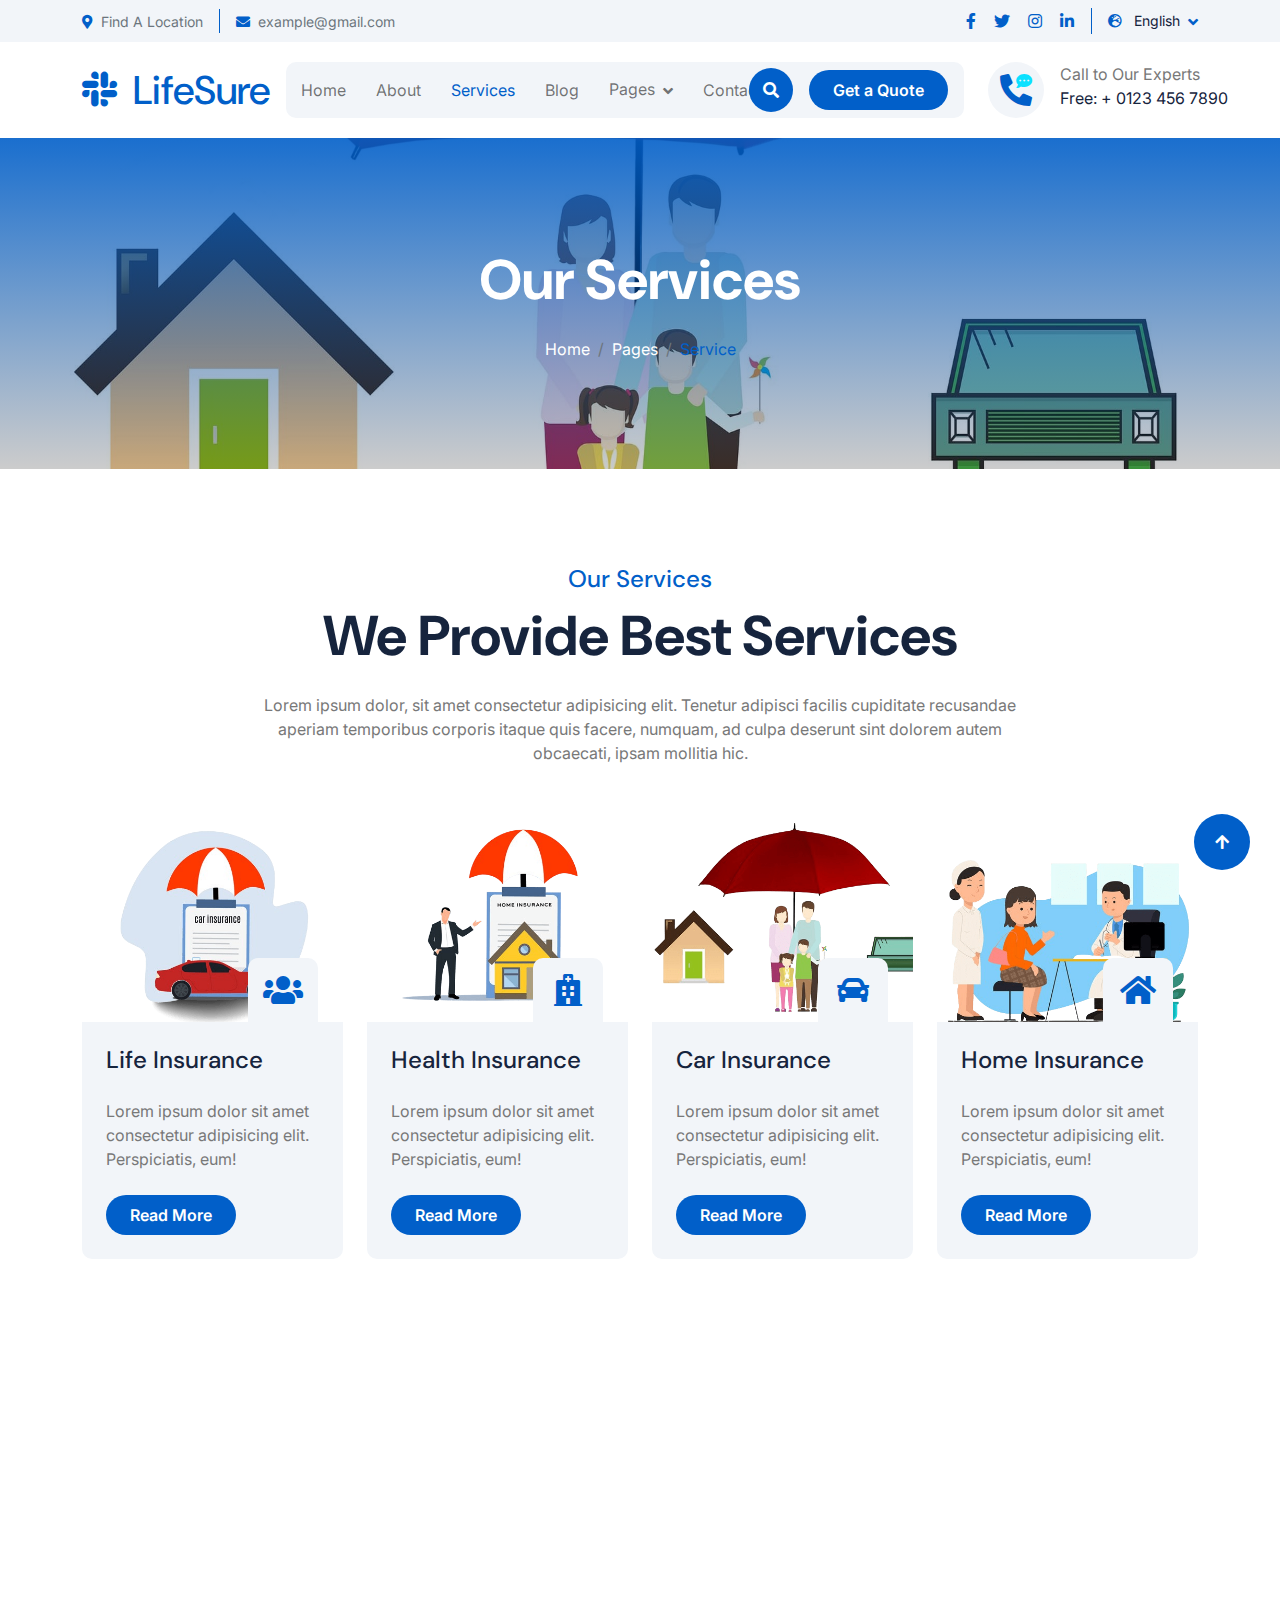
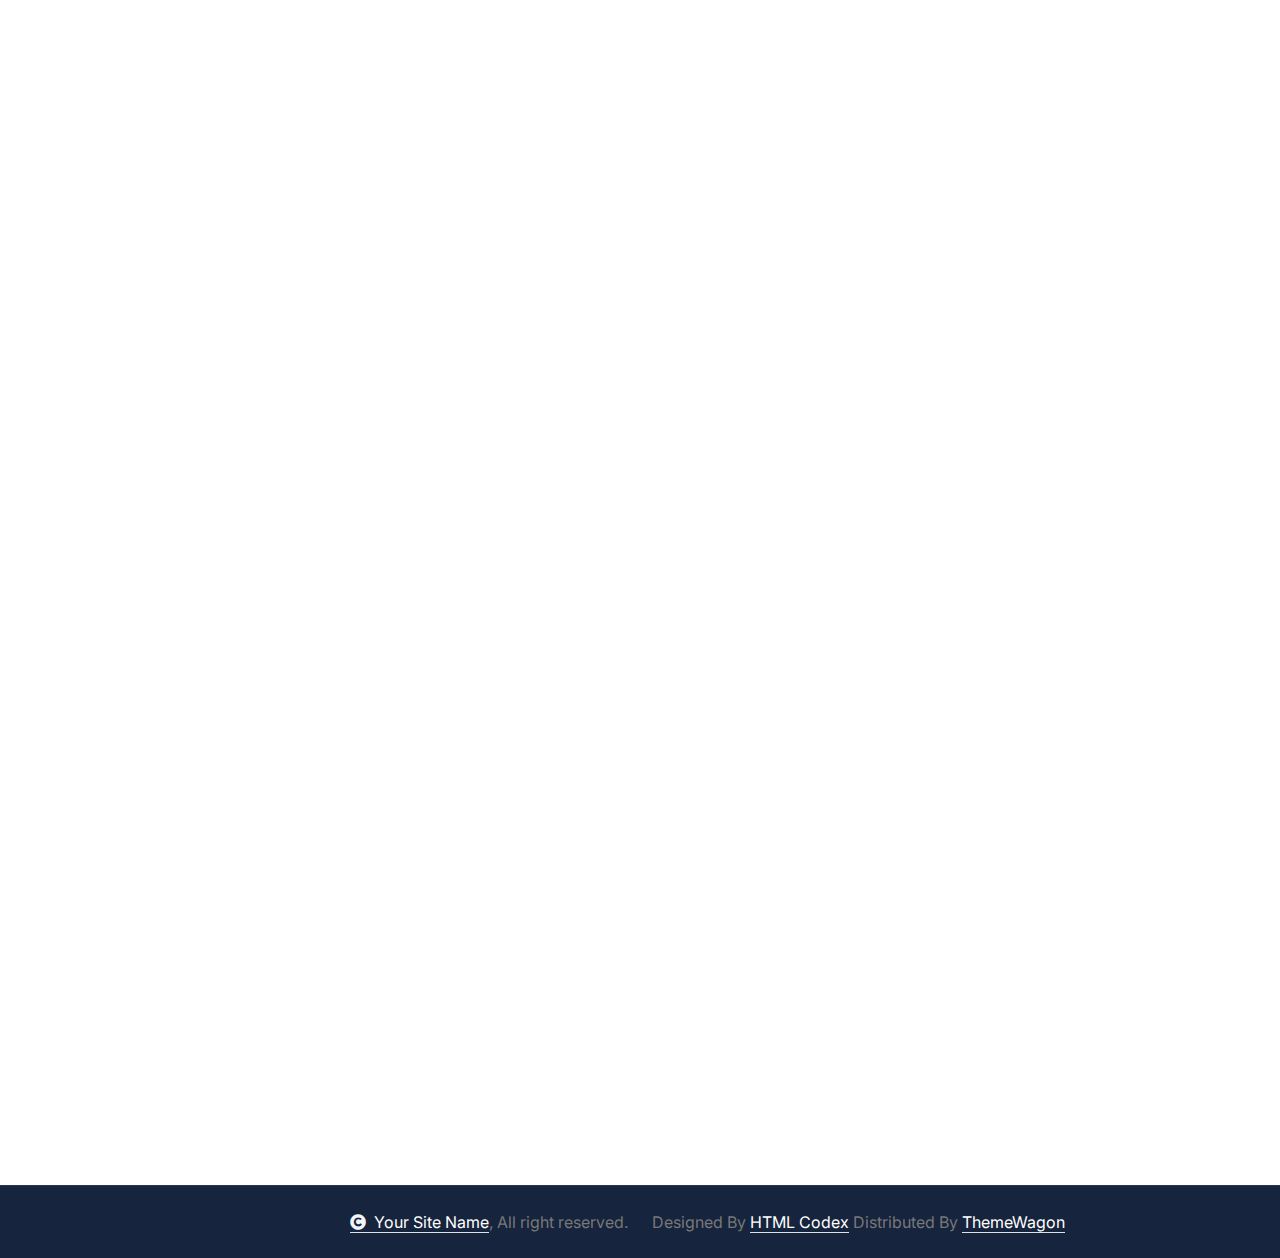
<file: service.html>
<!DOCTYPE html>
<html lang="en">

    <head>
        <meta charset="utf-8">
        <title>LifeSure - Life Insurance Website Template</title>
        <meta content="width=device-width, initial-scale=1.0" name="viewport">
        <meta content="" name="keywords">
        <meta content="" name="description">

        <!-- Google Web Fonts -->
        <link rel="preconnect" href="https://fonts.googleapis.com">
        <link rel="preconnect" href="https://fonts.gstatic.com" crossorigin>
        <link href="https://fonts.googleapis.com/css2?family=DM+Sans:ital,opsz,wght@0,9..40,100..1000;1,9..40,100..1000&family=Inter:slnt,wght@-10..0,100..900&display=swap" rel="stylesheet">

        <!-- Icon Font Stylesheet -->
        <link rel="stylesheet" href="https://use.fontawesome.com/releases/v5.15.4/css/all.css"/>
        <link href="https://cdn.jsdelivr.net/npm/bootstrap-icons@1.4.1/font/bootstrap-icons.css" rel="stylesheet">

        <!-- Libraries Stylesheet -->
        <link rel="stylesheet" href="lib/animate/animate.min.css"/>
        <link href="lib/lightbox/css/lightbox.min.css" rel="stylesheet">
        <link href="lib/owlcarousel/assets/owl.carousel.min.css" rel="stylesheet">


        <!-- Customized Bootstrap Stylesheet -->
        <link href="css/bootstrap.min.css" rel="stylesheet">

        <!-- Template Stylesheet -->
        <link href="css/style.css" rel="stylesheet">
    </head>

    <body>

        <!-- Spinner Start -->
        <div id="spinner" class="show bg-white position-fixed translate-middle w-100 vh-100 top-50 start-50 d-flex align-items-center justify-content-center">
            <div class="spinner-border text-primary" style="width: 3rem; height: 3rem;" role="status">
                <span class="sr-only">Loading...</span>
            </div>
        </div>
        <!-- Spinner End -->

        <!-- Topbar Start -->
        <div class="container-fluid topbar px-0 px-lg-4 bg-light py-2 d-none d-lg-block">
            <div class="container">
                <div class="row gx-0 align-items-center">
                    <div class="col-lg-8 text-center text-lg-start mb-lg-0">
                        <div class="d-flex flex-wrap">
                            <div class="border-end border-primary pe-3">
                                <a href="#" class="text-muted small"><i class="fas fa-map-marker-alt text-primary me-2"></i>Find A Location</a>
                            </div>
                            <div class="ps-3">
                                <a href="mailto:example@gmail.com" class="text-muted small"><i class="fas fa-envelope text-primary me-2"></i>example@gmail.com</a>
                            </div>
                        </div>
                    </div>
                    <div class="col-lg-4 text-center text-lg-end">
                        <div class="d-flex justify-content-end">
                            <div class="d-flex border-end border-primary pe-3">
                                <a class="btn p-0 text-primary me-3" href="#"><i class="fab fa-facebook-f"></i></a>
                                <a class="btn p-0 text-primary me-3" href="#"><i class="fab fa-twitter"></i></a>
                                <a class="btn p-0 text-primary me-3" href="#"><i class="fab fa-instagram"></i></a>
                                <a class="btn p-0 text-primary me-0" href="#"><i class="fab fa-linkedin-in"></i></a>
                            </div>
                            <div class="dropdown ms-3">
                                <a href="#" class="dropdown-toggle text-dark" data-bs-toggle="dropdown"><small><i class="fas fa-globe-europe text-primary me-2"></i> English</small></a>
                                <div class="dropdown-menu rounded">
                                    <a href="#" class="dropdown-item">English</a>
                                    <a href="#" class="dropdown-item">Bangla</a>
                                    <a href="#" class="dropdown-item">French</a>
                                    <a href="#" class="dropdown-item">Spanish</a>
                                    <a href="#" class="dropdown-item">Arabic</a>
                                </div>
                            </div>
                        </div>
                    </div>
                </div>
            </div>
        </div>
        <!-- Topbar End -->

        <!-- Navbar & Hero Start -->
        <div class="container-fluid nav-bar px-0 px-lg-4 py-lg-0">
            <div class="container">
                <nav class="navbar navbar-expand-lg navbar-light"> 
                    <a href="#" class="navbar-brand p-0">
                        <h1 class="text-primary mb-0"><i class="fab fa-slack me-2"></i> LifeSure</h1>
                        <!-- <img src="img/logo.png" alt="Logo"> -->
                    </a>
                    <button class="navbar-toggler" type="button" data-bs-toggle="collapse" data-bs-target="#navbarCollapse">
                        <span class="fa fa-bars"></span>
                    </button>
                    <div class="collapse navbar-collapse" id="navbarCollapse">
                        <div class="navbar-nav mx-0 mx-lg-auto">
                            <a href="index.html" class="nav-item nav-link">Home</a>
                            <a href="about.html" class="nav-item nav-link">About</a>
                            <a href="service.html" class="nav-item nav-link active">Services</a>
                            <a href="blog.html" class="nav-item nav-link">Blog</a>
                            <div class="nav-item dropdown">
                                <a href="#" class="nav-link" data-bs-toggle="dropdown">
                                    <span class="dropdown-toggle">Pages</span>
                                </a>
                                <div class="dropdown-menu">
                                    <a href="feature.html" class="dropdown-item">Our Features</a>
                                    <a href="team.html" class="dropdown-item">Our team</a>
                                    <a href="testimonial.html" class="dropdown-item">Testimonial</a>
                                    <a href="FAQ.html" class="dropdown-item">FAQs</a>
                                    <a href="404.html" class="dropdown-item">404 Page</a>
                                </div>
                            </div>
                            <a href="contact.html" class="nav-item nav-link">Contact</a>
                            <div class="nav-btn px-3">
                                <button class="btn-search btn btn-primary btn-md-square rounded-circle flex-shrink-0" data-bs-toggle="modal" data-bs-target="#searchModal"><i class="fas fa-search"></i></button>
                                <a href="#" class="btn btn-primary rounded-pill py-2 px-4 ms-3 flex-shrink-0"> Get a Quote</a>
                            </div>
                        </div>
                    </div>
                    <div class="d-none d-xl-flex flex-shrink-0 ps-4">
                        <a href="#" class="btn btn-light btn-lg-square rounded-circle position-relative wow tada" data-wow-delay=".9s">
                            <i class="fa fa-phone-alt fa-2x"></i>
                            <div class="position-absolute" style="top: 7px; right: 12px;">
                                <span><i class="fa fa-comment-dots text-secondary"></i></span>
                            </div>
                        </a>
                        <div class="d-flex flex-column ms-3">
                            <span>Call to Our Experts</span>
                            <a href="tel:+ 0123 456 7890"><span class="text-dark">Free: + 0123 456 7890</span></a>
                        </div>
                    </div>
                </nav>
            </div>
        </div>
        <!-- Navbar & Hero End -->

        <!-- Modal Search Start -->
        <div class="modal fade" id="searchModal" tabindex="-1" aria-labelledby="exampleModalLabel" aria-hidden="true">
            <div class="modal-dialog modal-fullscreen">
                <div class="modal-content rounded-0">
                    <div class="modal-header">
                        <h5 class="modal-title" id="exampleModalLabel">Search by keyword</h5>
                        <button type="button" class="btn-close" data-bs-dismiss="modal" aria-label="Close"></button>
                    </div>
                    <div class="modal-body d-flex align-items-center bg-primary">
                        <div class="input-group w-75 mx-auto d-flex">
                            <input type="search" class="form-control p-3" placeholder="keywords" aria-describedby="search-icon-1">
                            <span id="search-icon-1" class="btn bg-light border nput-group-text p-3"><i class="fa fa-search"></i></span>
                        </div>
                    </div>
                </div>
            </div>
        </div>
        <!-- Modal Search End -->


        <!-- Header Start -->
        <div class="container-fluid bg-breadcrumb">
            <div class="container text-center py-5" style="max-width: 900px;">
                <h4 class="text-white display-4 mb-4 wow fadeInDown" data-wow-delay="0.1s">Our Services</h4>
                <ol class="breadcrumb d-flex justify-content-center mb-0 wow fadeInDown" data-wow-delay="0.3s">
                    <li class="breadcrumb-item"><a href="index.html">Home</a></li>
                    <li class="breadcrumb-item"><a href="#">Pages</a></li>
                    <li class="breadcrumb-item active text-primary">Service</li>
                </ol>    
            </div>
        </div>
        <!-- Header End -->


        <!-- Service Start -->
        <div class="container-fluid service py-5">
            <div class="container py-5">
                <div class="text-center mx-auto pb-5 wow fadeInUp" data-wow-delay="0.2s" style="max-width: 800px;">
                    <h4 class="text-primary">Our Services</h4>
                    <h1 class="display-4 mb-4">We Provide Best Services</h1>
                    <p class="mb-0">Lorem ipsum dolor, sit amet consectetur adipisicing elit. Tenetur adipisci facilis cupiditate recusandae aperiam temporibus corporis itaque quis facere, numquam, ad culpa deserunt sint dolorem autem obcaecati, ipsam mollitia hic.
                    </p>
                </div>
                <div class="row g-4 justify-content-center">
                    <div class="col-md-6 col-lg-6 col-xl-3 wow fadeInUp" data-wow-delay="0.2s">
                        <div class="service-item">
                            <div class="service-img">
                                <img src="img/blog-1.png" class="img-fluid rounded-top w-100" alt="">
                                <div class="service-icon p-3">
                                    <i class="fa fa-users fa-2x"></i>
                                </div>
                            </div>
                            <div class="service-content p-4">
                                <div class="service-content-inner">
                                    <a href="#" class="d-inline-block h4 mb-4">Life Insurance</a>
                                    <p class="mb-4">Lorem ipsum dolor sit amet consectetur adipisicing elit. Perspiciatis, eum!</p>
                                    <a class="btn btn-primary rounded-pill py-2 px-4" href="#">Read More</a>
                                </div>
                            </div>
                        </div>
                    </div>
                    <div class="col-md-6 col-lg-6 col-xl-3 wow fadeInUp" data-wow-delay="0.4s">
                        <div class="service-item">
                            <div class="service-img">
                                <img src="img/blog-2.png" class="img-fluid rounded-top w-100" alt="">
                                <div class="service-icon p-3">
                                    <i class="fa fa-hospital fa-2x"></i>
                                </div>
                            </div>
                            <div class="service-content p-4">
                                <div class="service-content-inner">
                                    <a href="#" class="d-inline-block h4 mb-4">Health Insurance</a>
                                    <p class="mb-4">Lorem ipsum dolor sit amet consectetur adipisicing elit. Perspiciatis, eum!</p>
                                    <a class="btn btn-primary rounded-pill py-2 px-4" href="#">Read More</a>
                                </div>
                            </div>
                        </div>
                    </div>
                    <div class="col-md-6 col-lg-6 col-xl-3 wow fadeInUp" data-wow-delay="0.6s">
                        <div class="service-item">
                            <div class="service-img">
                                <img src="img/blog-3.png" class="img-fluid rounded-top w-100" alt="">
                                <div class="service-icon p-3">
                                    <i class="fa fa-car fa-2x"></i>
                                </div>
                            </div>
                            <div class="service-content p-4">
                                <div class="service-content-inner">
                                    <a href="#" class="d-inline-block h4 mb-4">Car Insurance</a>
                                    <p class="mb-4">Lorem ipsum dolor sit amet consectetur adipisicing elit. Perspiciatis, eum!</p>
                                    <a class="btn btn-primary rounded-pill py-2 px-4" href="#">Read More</a>
                                </div>
                            </div>
                        </div>
                    </div>
                    <div class="col-md-6 col-lg-6 col-xl-3 wow fadeInUp" data-wow-delay="0.8s">
                        <div class="service-item">
                            <div class="service-img">
                                <img src="img/blog-4.png" class="img-fluid rounded-top w-100" alt="">
                                <div class="service-icon p-3">
                                    <i class="fa fa-home fa-2x"></i>
                                </div>
                            </div>
                            <div class="service-content p-4">
                                <div class="service-content-inner">
                                    <a href="#" class="d-inline-block h4 mb-4">Home Insurance</a>
                                    <p class="mb-4">Lorem ipsum dolor sit amet consectetur adipisicing elit. Perspiciatis, eum!</p>
                                    <a class="btn btn-primary rounded-pill py-2 px-4" href="#">Read More</a>
                                </div>
                            </div>
                        </div>
                    </div>
                    <div class="col-12 text-center wow fadeInUp" data-wow-delay="0.2s">
                        <a class="btn btn-primary rounded-pill py-3 px-5" href="#">More Services</a>
                    </div>
                </div>
            </div>
        </div>
        <!-- Service End -->


        <!-- Testimonial Start -->
        <div class="container-fluid testimonial pb-5">
            <div class="container pb-5">
                <div class="text-center mx-auto pb-5 wow fadeInUp" data-wow-delay="0.2s" style="max-width: 800px;">
                    <h4 class="text-primary">Testimonial</h4>
                    <h1 class="display-4 mb-4">What Our Customers Are Saying</h1>
                    <p class="mb-0">Lorem ipsum dolor, sit amet consectetur adipisicing elit. Tenetur adipisci facilis cupiditate recusandae aperiam temporibus corporis itaque quis facere, numquam, ad culpa deserunt sint dolorem autem obcaecati, ipsam mollitia hic.
                    </p>
                </div>
                <div class="owl-carousel testimonial-carousel wow fadeInUp" data-wow-delay="0.2s">
                    <div class="testimonial-item bg-light rounded">
                        <div class="row g-0">
                            <div class="col-4  col-lg-4 col-xl-3">
                                <div class="h-100">
                                    <img src="img/testimonial-1.jpg" class="img-fluid h-100 rounded" style="object-fit: cover;" alt="">
                                </div>
                            </div>
                            <div class="col-8 col-lg-8 col-xl-9">
                                <div class="d-flex flex-column my-auto text-start p-4">
                                    <h4 class="text-dark mb-0">Client Name</h4>
                                    <p class="mb-3">Profession</p>
                                    <div class="d-flex text-primary mb-3">
                                        <i class="fas fa-star"></i>
                                        <i class="fas fa-star"></i>
                                        <i class="fas fa-star"></i>
                                        <i class="fas fa-star"></i>
                                        <i class="fas fa-star"></i>
                                    </div>
                                    <p class="mb-0">Lorem, ipsum dolor sit amet consectetur adipisicing elit. Enim error molestiae aut modi corrupti fugit eaque rem nulla incidunt temporibus quisquam,
                                    </p>
                                </div>
                            </div>
                        </div>
                    </div>
                    <div class="testimonial-item bg-light rounded">
                        <div class="row g-0">
                            <div class="col-4  col-lg-4 col-xl-3">
                                <div class="h-100">
                                    <img src="img/testimonial-2.jpg" class="img-fluid h-100 rounded" style="object-fit: cover;" alt="">
                                </div>
                            </div>
                            <div class="col-8 col-lg-8 col-xl-9">
                                <div class="d-flex flex-column my-auto text-start p-4">
                                    <h4 class="text-dark mb-0">Client Name</h4>
                                    <p class="mb-3">Profession</p>
                                    <div class="d-flex text-primary mb-3">
                                        <i class="fas fa-star"></i>
                                        <i class="fas fa-star"></i>
                                        <i class="fas fa-star"></i>
                                        <i class="fas fa-star"></i>
                                        <i class="fas fa-star text-body"></i>
                                    </div>
                                    <p class="mb-0">Lorem, ipsum dolor sit amet consectetur adipisicing elit. Enim error molestiae aut modi corrupti fugit eaque rem nulla incidunt temporibus quisquam,
                                    </p>
                                </div>
                            </div>
                        </div>
                    </div>
                    <div class="testimonial-item bg-light rounded">
                        <div class="row g-0">
                            <div class="col-4  col-lg-4 col-xl-3">
                                <div class="h-100">
                                    <img src="img/testimonial-3.jpg" class="img-fluid h-100 rounded" style="object-fit: cover;" alt="">
                                </div>
                            </div>
                            <div class="col-8 col-lg-8 col-xl-9">
                                <div class="d-flex flex-column my-auto text-start p-4">
                                    <h4 class="text-dark mb-0">Client Name</h4>
                                    <p class="mb-3">Profession</p>
                                    <div class="d-flex text-primary mb-3">
                                        <i class="fas fa-star"></i>
                                        <i class="fas fa-star"></i>
                                        <i class="fas fa-star"></i>
                                        <i class="fas fa-star text-body"></i>
                                        <i class="fas fa-star text-body"></i>
                                    </div>
                                    <p class="mb-0">Lorem, ipsum dolor sit amet consectetur adipisicing elit. Enim error molestiae aut modi corrupti fugit eaque rem nulla incidunt temporibus quisquam,
                                    </p>
                                </div>
                            </div>
                        </div>
                    </div>
                </div>
            </div>
        </div>
        <!-- Testimonial End -->


        <!-- Footer Start -->
        <div class="container-fluid footer py-5 wow fadeIn" data-wow-delay="0.2s">
            <div class="container py-5">
                <div class="row g-5">
                    <div class="col-xl-9">
                        <div class="mb-5">
                            <div class="row g-4">
                                <div class="col-md-6 col-lg-6 col-xl-5">
                                    <div class="footer-item">
                                        <a href="index.html" class="p-0">
                                            <h3 class="text-white"><i class="fab fa-slack me-3"></i> LifeSure</h3>
                                            <!-- <img src="img/logo.png" alt="Logo"> -->
                                        </a>
                                        <p class="text-white mb-4">Dolor amet sit justo amet elitr clita ipsum elitr est.Lorem ipsum dolor sit amet, consectetur adipiscing...</p>
                                        <div class="footer-btn d-flex">
                                            <a class="btn btn-md-square rounded-circle me-3" href="#"><i class="fab fa-facebook-f"></i></a>
                                            <a class="btn btn-md-square rounded-circle me-3" href="#"><i class="fab fa-twitter"></i></a>
                                            <a class="btn btn-md-square rounded-circle me-3" href="#"><i class="fab fa-instagram"></i></a>
                                            <a class="btn btn-md-square rounded-circle me-0" href="#"><i class="fab fa-linkedin-in"></i></a>
                                        </div>
                                    </div>
                                </div>
                                <div class="col-md-6 col-lg-6 col-xl-3">
                                    <div class="footer-item">
                                        <h4 class="text-white mb-4">Useful Links</h4>
                                        <a href="#"><i class="fas fa-angle-right me-2"></i> About Us</a>
                                        <a href="#"><i class="fas fa-angle-right me-2"></i> Features</a>
                                        <a href="#"><i class="fas fa-angle-right me-2"></i> Services</a>
                                        <a href="#"><i class="fas fa-angle-right me-2"></i> FAQ's</a>
                                        <a href="#"><i class="fas fa-angle-right me-2"></i> Blogs</a>
                                        <a href="#"><i class="fas fa-angle-right me-2"></i> Contact</a>
                                    </div>
                                </div>
                                <div class="col-md-6 col-lg-6 col-xl-4">
                                    <div class="footer-item">
                                        <h4 class="mb-4 text-white">Instagram</h4>
                                        <div class="row g-3">
                                            <div class="col-4">
                                                <div class="footer-instagram rounded">
                                                    <img src="img/instagram-footer-1.jpg" class="img-fluid w-100" alt="">
                                                    <div class="footer-search-icon">
                                                        <a href="img/instagram-footer-1.jpg" data-lightbox="footerInstagram-1" class="my-auto"><i class="fas fa-link text-white"></i></a>
                                                    </div>
                                                </div>
                                           </div>
                                           <div class="col-4">
                                                <div class="footer-instagram rounded">
                                                    <img src="img/instagram-footer-2.jpg" class="img-fluid w-100" alt="">
                                                    <div class="footer-search-icon">
                                                        <a href="img/instagram-footer-2.jpg" data-lightbox="footerInstagram-2" class="my-auto"><i class="fas fa-link text-white"></i></a>
                                                    </div>
                                                </div>
                                           </div>
                                            <div class="col-4">
                                                <div class="footer-instagram rounded">
                                                    <img src="img/instagram-footer-3.jpg" class="img-fluid w-100" alt="">
                                                    <div class="footer-search-icon">
                                                        <a href="img/instagram-footer-3.jpg" data-lightbox="footerInstagram-3" class="my-auto"><i class="fas fa-link text-white"></i></a>
                                                    </div>
                                                </div>
                                           </div>
                                            <div class="col-4">
                                                <div class="footer-instagram rounded">
                                                    <img src="img/instagram-footer-4.jpg" class="img-fluid w-100" alt="">
                                                    <div class="footer-search-icon">
                                                        <a href="img/instagram-footer-4.jpg" data-lightbox="footerInstagram-4" class="my-auto"><i class="fas fa-link text-white"></i></a>
                                                    </div>
                                                </div>
                                           </div>
                                            <div class="col-4">
                                                <div class="footer-instagram rounded">
                                                    <img src="img/instagram-footer-5.jpg" class="img-fluid w-100" alt="">
                                                    <div class="footer-search-icon">
                                                        <a href="img/instagram-footer-5.jpg" data-lightbox="footerInstagram-5" class="my-auto"><i class="fas fa-link text-white"></i></a>
                                                    </div>
                                                </div>
                                           </div>
                                           <div class="col-4">
                                                <div class="footer-instagram rounded">
                                                    <img src="img/instagram-footer-6.jpg" class="img-fluid w-100" alt="">
                                                    <div class="footer-search-icon">
                                                        <a href="img/instagram-footer-6.jpg" data-lightbox="footerInstagram-6" class="my-auto"><i class="fas fa-link text-white"></i></a>
                                                    </div>
                                                </div>
                                            </div>
                                        </div>
                                    </div>
                                </div>
                            </div>
                        </div>
                        <div class="pt-5" style="border-top: 1px solid rgba(255, 255, 255, 0.08);">
                            <div class="row g-0">
                                <div class="col-12">
                                    <div class="row g-4">
                                        <div class="col-lg-6 col-xl-4">
                                            <div class="d-flex">
                                                <div class="btn-xl-square bg-primary text-white rounded p-4 me-4">
                                                    <i class="fas fa-map-marker-alt fa-2x"></i>
                                                </div>
                                                <div>
                                                    <h4 class="text-white">Address</h4>
                                                    <p class="mb-0">123 Street New York.USA</p>
                                                </div>
                                            </div>
                                        </div>
                                        <div class="col-lg-6 col-xl-4">
                                            <div class="d-flex">
                                                <div class="btn-xl-square bg-primary text-white rounded p-4 me-4">
                                                    <i class="fas fa-envelope fa-2x"></i>
                                                </div>
                                                <div>
                                                    <h4 class="text-white">Mail Us</h4>
                                                    <p class="mb-0">info@example.com</p>
                                                </div>
                                            </div>
                                        </div>
                                        <div class="col-lg-6 col-xl-4">
                                            <div class="d-flex">
                                                <div class="btn-xl-square bg-primary text-white rounded p-4 me-4">
                                                    <i class="fa fa-phone-alt fa-2x"></i>
                                                </div>
                                                <div>
                                                    <h4 class="text-white">Telephone</h4>
                                                    <p class="mb-0">(+012) 3456 7890</p>
                                                </div>
                                            </div>
                                        </div>
                                    </div>
                                </div>
                            </div>
                        </div>
                    </div>
                    
                    <div class="col-xl-3">
                        <div class="footer-item">
                            <h4 class="text-white mb-4">Newsletter</h4>
                            <p class="text-white mb-3">Dolor amet sit justo amet elitr clita ipsum elitr est.Lorem ipsum dolor sit amet, consectetur adipiscing elit.</p>
                            <div class="position-relative rounded-pill mb-4">
                                <input class="form-control rounded-pill w-100 py-3 ps-4 pe-5" type="text" placeholder="Enter your email">
                                <button type="button" class="btn btn-primary rounded-pill position-absolute top-0 end-0 py-2 mt-2 me-2">SignUp</button>
                            </div>
                            <div class="d-flex flex-shrink-0">
                                <div class="footer-btn">
                                    <a href="#" class="btn btn-lg-square rounded-circle position-relative wow tada" data-wow-delay=".9s">
                                        <i class="fa fa-phone-alt fa-2x"></i>
                                        <div class="position-absolute" style="top: 2px; right: 12px;">
                                            <span><i class="fa fa-comment-dots text-secondary"></i></span>
                                        </div>
                                    </a>
                                </div>
                                <div class="d-flex flex-column ms-3 flex-shrink-0">
                                    <span>Call to Our Experts</span>
                                    <a href="tel:+ 0123 456 7890"><span class="text-white">Free: + 0123 456 7890</span></a>
                                </div>
                            </div>
                        </div>
                    </div>
                </div>
            </div>
        </div>
        <!-- Footer End -->
        
        <!-- Copyright Start -->
        <div class="container-fluid copyright py-4">
            <div class="container">
                <div class="row g-4 align-items-center">
                    <div class="col-md-6 text-center text-md-end mb-md-0">
                        <span class="text-body"><a href="#" class="border-bottom text-white"><i class="fas fa-copyright text-light me-2"></i>Your Site Name</a>, All right reserved.</span>
                    </div>
                    <div class="col-md-6 text-center text-md-start text-body">
                        <!--/*** This template is free as long as you keep the below author’s credit link/attribution link/backlink. ***/-->
                        <!--/*** If you'd like to use the template without the below author’s credit link/attribution link/backlink, ***/-->
                        <!--/*** you can purchase the Credit Removal License from "https://htmlcodex.com/credit-removal". ***/-->
                        Designed By <a class="border-bottom text-white" href="https://htmlcodex.com">HTML Codex</a> Distributed By <a class="border-bottom text-white" href="https://themewagon.com">ThemeWagon</a>
                    </div>
                </div>
            </div>
        </div>
        <!-- Copyright End -->


        <!-- Back to Top -->
        <a href="#" class="btn btn-primary btn-lg-square rounded-circle back-to-top"><i class="fa fa-arrow-up"></i></a>   

        
        <!-- JavaScript Libraries -->
        <script src="https://ajax.googleapis.com/ajax/libs/jquery/3.6.4/jquery.min.js"></script>
        <script src="https://cdn.jsdelivr.net/npm/bootstrap@5.0.0/dist/js/bootstrap.bundle.min.js"></script>
        <script src="lib/wow/wow.min.js"></script>
        <script src="lib/easing/easing.min.js"></script>
        <script src="lib/waypoints/waypoints.min.js"></script>
        <script src="lib/counterup/counterup.min.js"></script>
        <script src="lib/lightbox/js/lightbox.min.js"></script>
        <script src="lib/owlcarousel/owl.carousel.min.js"></script>
        

        <!-- Template Javascript -->
        <script src="js/main.js"></script>
    </body>

</html>
</file>
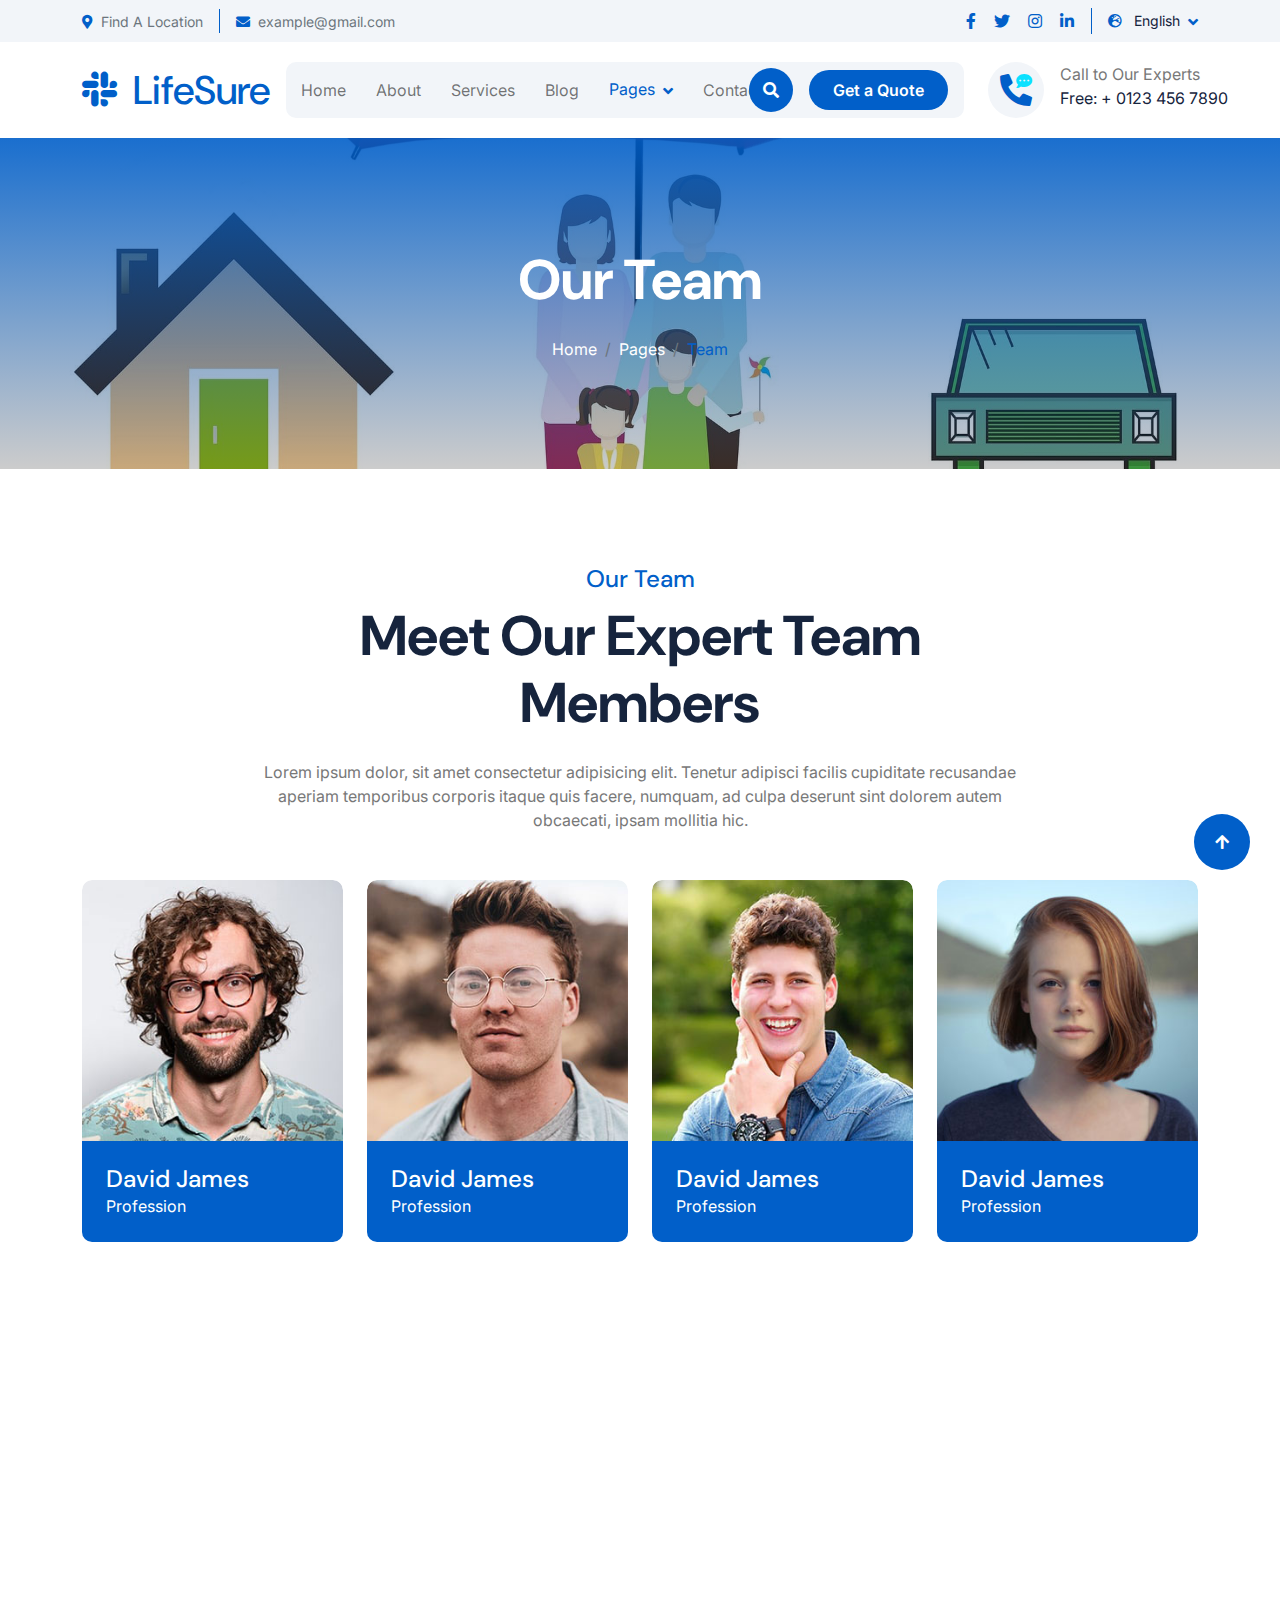
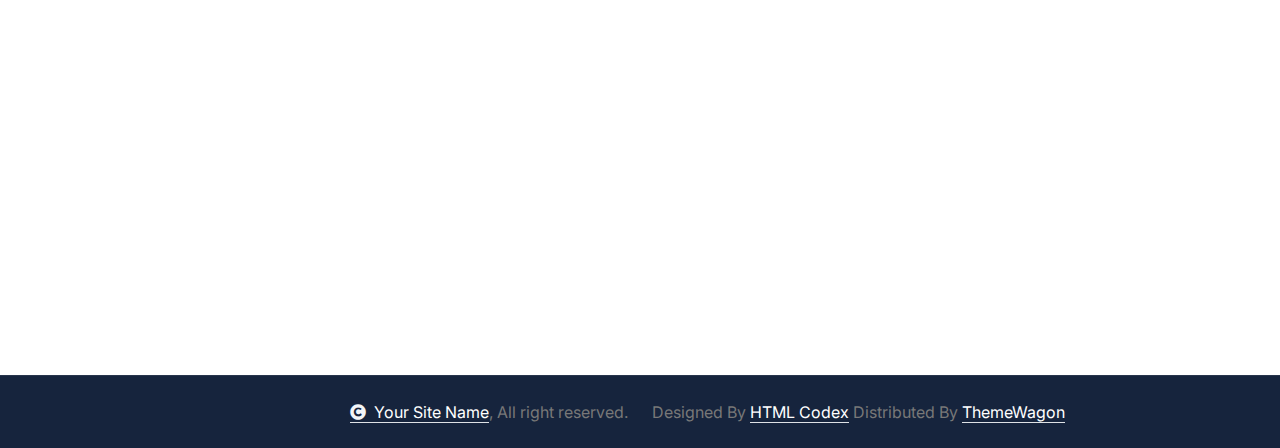
<file: team.html>
<!DOCTYPE html>
<html lang="en">

    <head>
        <meta charset="utf-8">
        <title>LifeSure - Life Insurance Website Template</title>
        <meta content="width=device-width, initial-scale=1.0" name="viewport">
        <meta content="" name="keywords">
        <meta content="" name="description">

        <!-- Google Web Fonts -->
        <link rel="preconnect" href="https://fonts.googleapis.com">
        <link rel="preconnect" href="https://fonts.gstatic.com" crossorigin>
        <link href="https://fonts.googleapis.com/css2?family=DM+Sans:ital,opsz,wght@0,9..40,100..1000;1,9..40,100..1000&family=Inter:slnt,wght@-10..0,100..900&display=swap" rel="stylesheet">

        <!-- Icon Font Stylesheet -->
        <link rel="stylesheet" href="https://use.fontawesome.com/releases/v5.15.4/css/all.css"/>
        <link href="https://cdn.jsdelivr.net/npm/bootstrap-icons@1.4.1/font/bootstrap-icons.css" rel="stylesheet">

        <!-- Libraries Stylesheet -->
        <link rel="stylesheet" href="lib/animate/animate.min.css"/>
        <link href="lib/lightbox/css/lightbox.min.css" rel="stylesheet">
        <link href="lib/owlcarousel/assets/owl.carousel.min.css" rel="stylesheet">


        <!-- Customized Bootstrap Stylesheet -->
        <link href="css/bootstrap.min.css" rel="stylesheet">

        <!-- Template Stylesheet -->
        <link href="css/style.css" rel="stylesheet">
    </head>

    <body>

        <!-- Spinner Start -->
        <div id="spinner" class="show bg-white position-fixed translate-middle w-100 vh-100 top-50 start-50 d-flex align-items-center justify-content-center">
            <div class="spinner-border text-primary" style="width: 3rem; height: 3rem;" role="status">
                <span class="sr-only">Loading...</span>
            </div>
        </div>
        <!-- Spinner End -->

        <!-- Topbar Start -->
        <div class="container-fluid topbar px-0 px-lg-4 bg-light py-2 d-none d-lg-block">
            <div class="container">
                <div class="row gx-0 align-items-center">
                    <div class="col-lg-8 text-center text-lg-start mb-lg-0">
                        <div class="d-flex flex-wrap">
                            <div class="border-end border-primary pe-3">
                                <a href="#" class="text-muted small"><i class="fas fa-map-marker-alt text-primary me-2"></i>Find A Location</a>
                            </div>
                            <div class="ps-3">
                                <a href="mailto:example@gmail.com" class="text-muted small"><i class="fas fa-envelope text-primary me-2"></i>example@gmail.com</a>
                            </div>
                        </div>
                    </div>
                    <div class="col-lg-4 text-center text-lg-end">
                        <div class="d-flex justify-content-end">
                            <div class="d-flex border-end border-primary pe-3">
                                <a class="btn p-0 text-primary me-3" href="#"><i class="fab fa-facebook-f"></i></a>
                                <a class="btn p-0 text-primary me-3" href="#"><i class="fab fa-twitter"></i></a>
                                <a class="btn p-0 text-primary me-3" href="#"><i class="fab fa-instagram"></i></a>
                                <a class="btn p-0 text-primary me-0" href="#"><i class="fab fa-linkedin-in"></i></a>
                            </div>
                            <div class="dropdown ms-3">
                                <a href="#" class="dropdown-toggle text-dark" data-bs-toggle="dropdown"><small><i class="fas fa-globe-europe text-primary me-2"></i> English</small></a>
                                <div class="dropdown-menu rounded">
                                    <a href="#" class="dropdown-item">English</a>
                                    <a href="#" class="dropdown-item">Bangla</a>
                                    <a href="#" class="dropdown-item">French</a>
                                    <a href="#" class="dropdown-item">Spanish</a>
                                    <a href="#" class="dropdown-item">Arabic</a>
                                </div>
                            </div>
                        </div>
                    </div>
                </div>
            </div>
        </div>
        <!-- Topbar End -->

        <!-- Navbar & Hero Start -->
        <div class="container-fluid nav-bar px-0 px-lg-4 py-lg-0">
            <div class="container">
                <nav class="navbar navbar-expand-lg navbar-light"> 
                    <a href="#" class="navbar-brand p-0">
                        <h1 class="text-primary mb-0"><i class="fab fa-slack me-2"></i> LifeSure</h1>
                        <!-- <img src="img/logo.png" alt="Logo"> -->
                    </a>
                    <button class="navbar-toggler" type="button" data-bs-toggle="collapse" data-bs-target="#navbarCollapse">
                        <span class="fa fa-bars"></span>
                    </button>
                    <div class="collapse navbar-collapse" id="navbarCollapse">
                        <div class="navbar-nav mx-0 mx-lg-auto">
                            <a href="index.html" class="nav-item nav-link">Home</a>
                            <a href="about.html" class="nav-item nav-link">About</a>
                            <a href="service.html" class="nav-item nav-link">Services</a>
                            <a href="blog.html" class="nav-item nav-link">Blog</a>
                            <div class="nav-item dropdown active">
                                <a href="#" class="nav-link" data-bs-toggle="dropdown">
                                    <span class="dropdown-toggle">Pages</span>
                                </a>
                                <div class="dropdown-menu">
                                    <a href="feature.html" class="dropdown-item">Our Features</a>
                                    <a href="team.html" class="dropdown-item active">Our team</a>
                                    <a href="testimonial.html" class="dropdown-item">Testimonial</a>
                                    <a href="FAQ.html" class="dropdown-item">FAQs</a>
                                    <a href="404.html" class="dropdown-item">404 Page</a>
                                </div>
                            </div>
                            <a href="contact.html" class="nav-item nav-link">Contact</a>
                            <div class="nav-btn px-3">
                                <button class="btn-search btn btn-primary btn-md-square rounded-circle flex-shrink-0" data-bs-toggle="modal" data-bs-target="#searchModal"><i class="fas fa-search"></i></button>
                                <a href="#" class="btn btn-primary rounded-pill py-2 px-4 ms-3 flex-shrink-0"> Get a Quote</a>
                            </div>
                        </div>
                    </div>
                    <div class="d-none d-xl-flex flex-shrink-0 ps-4">
                        <a href="#" class="btn btn-light btn-lg-square rounded-circle position-relative wow tada" data-wow-delay=".9s">
                            <i class="fa fa-phone-alt fa-2x"></i>
                            <div class="position-absolute" style="top: 7px; right: 12px;">
                                <span><i class="fa fa-comment-dots text-secondary"></i></span>
                            </div>
                        </a>
                        <div class="d-flex flex-column ms-3">
                            <span>Call to Our Experts</span>
                            <a href="tel:+ 0123 456 7890"><span class="text-dark">Free: + 0123 456 7890</span></a>
                        </div>
                    </div>
                </nav>
            </div>
        </div>
        <!-- Navbar & Hero End -->

        <!-- Modal Search Start -->
        <div class="modal fade" id="searchModal" tabindex="-1" aria-labelledby="exampleModalLabel" aria-hidden="true">
            <div class="modal-dialog modal-fullscreen">
                <div class="modal-content rounded-0">
                    <div class="modal-header">
                        <h5 class="modal-title" id="exampleModalLabel">Search by keyword</h5>
                        <button type="button" class="btn-close" data-bs-dismiss="modal" aria-label="Close"></button>
                    </div>
                    <div class="modal-body d-flex align-items-center bg-primary">
                        <div class="input-group w-75 mx-auto d-flex">
                            <input type="search" class="form-control p-3" placeholder="keywords" aria-describedby="search-icon-1">
                            <span id="search-icon-1" class="btn bg-light border nput-group-text p-3"><i class="fa fa-search"></i></span>
                        </div>
                    </div>
                </div>
            </div>
        </div>
        <!-- Modal Search End -->


        <!-- Header Start -->
        <div class="container-fluid bg-breadcrumb">
            <div class="container text-center py-5" style="max-width: 900px;">
                <h4 class="text-white display-4 mb-4 wow fadeInDown" data-wow-delay="0.1s">Our Team</h4>
                <ol class="breadcrumb d-flex justify-content-center mb-0 wow fadeInDown" data-wow-delay="0.3s">
                    <li class="breadcrumb-item"><a href="index.html">Home</a></li>
                    <li class="breadcrumb-item"><a href="#">Pages</a></li>
                    <li class="breadcrumb-item active text-primary">Team</li>
                </ol>    
            </div>
        </div>
        <!-- Header End -->


        <!-- Team Start -->
        <div class="container-fluid team py-5">
            <div class="container py-5">
                <div class="text-center mx-auto pb-5 wow fadeInUp" data-wow-delay="0.2s" style="max-width: 800px;">
                    <h4 class="text-primary">Our Team</h4>
                    <h1 class="display-4 mb-4">Meet Our Expert Team Members</h1>
                    <p class="mb-0">Lorem ipsum dolor, sit amet consectetur adipisicing elit. Tenetur adipisci facilis cupiditate recusandae aperiam temporibus corporis itaque quis facere, numquam, ad culpa deserunt sint dolorem autem obcaecati, ipsam mollitia hic.
                    </p>
                </div>
                <div class="row g-4">
                    <div class="col-md-6 col-lg-6 col-xl-3 wow fadeInUp" data-wow-delay="0.2s">
                        <div class="team-item">
                            <div class="team-img">
                                <img src="img/team-1.jpg" class="img-fluid rounded-top w-100" alt="">
                                <div class="team-icon">
                                    <a class="btn btn-primary btn-sm-square rounded-pill mb-2" href=""><i class="fab fa-facebook-f"></i></a>
                                    <a class="btn btn-primary btn-sm-square rounded-pill mb-2" href=""><i class="fab fa-twitter"></i></a>
                                    <a class="btn btn-primary btn-sm-square rounded-pill mb-2" href=""><i class="fab fa-linkedin-in"></i></a>
                                    <a class="btn btn-primary btn-sm-square rounded-pill mb-0" href=""><i class="fab fa-instagram"></i></a>
                                </div>
                            </div>
                            <div class="team-title p-4">
                                <h4 class="mb-0">David James</h4>
                                <p class="mb-0">Profession</p>
                            </div>
                        </div>
                    </div>
                    <div class="col-md-6 col-lg-6 col-xl-3 wow fadeInUp" data-wow-delay="0.4s">
                        <div class="team-item">
                            <div class="team-img">
                                <img src="img/team-2.jpg" class="img-fluid rounded-top w-100" alt="">
                                <div class="team-icon">
                                    <a class="btn btn-primary btn-sm-square rounded-pill mb-2" href=""><i class="fab fa-facebook-f"></i></a>
                                    <a class="btn btn-primary btn-sm-square rounded-pill mb-2" href=""><i class="fab fa-twitter"></i></a>
                                    <a class="btn btn-primary btn-sm-square rounded-pill mb-2" href=""><i class="fab fa-linkedin-in"></i></a>
                                    <a class="btn btn-primary btn-sm-square rounded-pill mb-0" href=""><i class="fab fa-instagram"></i></a>
                                </div>
                            </div>
                            <div class="team-title p-4">
                                <h4 class="mb-0">David James</h4>
                                <p class="mb-0">Profession</p>
                            </div>
                        </div>
                    </div>
                    <div class="col-md-6 col-lg-6 col-xl-3 wow fadeInUp" data-wow-delay="0.6s">
                        <div class="team-item">
                            <div class="team-img">
                                <img src="img/team-3.jpg" class="img-fluid rounded-top w-100" alt="">
                                <div class="team-icon">
                                    <a class="btn btn-primary btn-sm-square rounded-pill mb-2" href=""><i class="fab fa-facebook-f"></i></a>
                                    <a class="btn btn-primary btn-sm-square rounded-pill mb-2" href=""><i class="fab fa-twitter"></i></a>
                                    <a class="btn btn-primary btn-sm-square rounded-pill mb-2" href=""><i class="fab fa-linkedin-in"></i></a>
                                    <a class="btn btn-primary btn-sm-square rounded-pill mb-0" href=""><i class="fab fa-instagram"></i></a>
                                </div>
                            </div>
                            <div class="team-title p-4">
                                <h4 class="mb-0">David James</h4>
                                <p class="mb-0">Profession</p>
                            </div>
                        </div>
                    </div>
                    <div class="col-md-6 col-lg-6 col-xl-3 wow fadeInUp" data-wow-delay="0.8s">
                        <div class="team-item">
                            <div class="team-img">
                                <img src="img/team-4.jpg" class="img-fluid rounded-top w-100" alt="">
                                <div class="team-icon">
                                    <a class="btn btn-primary btn-sm-square rounded-pill mb-2" href=""><i class="fab fa-facebook-f"></i></a>
                                    <a class="btn btn-primary btn-sm-square rounded-pill mb-2" href=""><i class="fab fa-twitter"></i></a>
                                    <a class="btn btn-primary btn-sm-square rounded-pill mb-2" href=""><i class="fab fa-linkedin-in"></i></a>
                                    <a class="btn btn-primary btn-sm-square rounded-pill mb-0" href=""><i class="fab fa-instagram"></i></a>
                                </div>
                            </div>
                            <div class="team-title p-4">
                                <h4 class="mb-0">David James</h4>
                                <p class="mb-0">Profession</p>
                            </div>
                        </div>
                    </div>
                </div>
            </div>
        </div>
        <!-- Team End -->


        <!-- Footer Start -->
        <div class="container-fluid footer py-5 wow fadeIn" data-wow-delay="0.2s">
            <div class="container py-5">
                <div class="row g-5">
                    <div class="col-xl-9">
                        <div class="mb-5">
                            <div class="row g-4">
                                <div class="col-md-6 col-lg-6 col-xl-5">
                                    <div class="footer-item">
                                        <a href="index.html" class="p-0">
                                            <h3 class="text-white"><i class="fab fa-slack me-3"></i> LifeSure</h3>
                                            <!-- <img src="img/logo.png" alt="Logo"> -->
                                        </a>
                                        <p class="text-white mb-4">Dolor amet sit justo amet elitr clita ipsum elitr est.Lorem ipsum dolor sit amet, consectetur adipiscing...</p>
                                        <div class="footer-btn d-flex">
                                            <a class="btn btn-md-square rounded-circle me-3" href="#"><i class="fab fa-facebook-f"></i></a>
                                            <a class="btn btn-md-square rounded-circle me-3" href="#"><i class="fab fa-twitter"></i></a>
                                            <a class="btn btn-md-square rounded-circle me-3" href="#"><i class="fab fa-instagram"></i></a>
                                            <a class="btn btn-md-square rounded-circle me-0" href="#"><i class="fab fa-linkedin-in"></i></a>
                                        </div>
                                    </div>
                                </div>
                                <div class="col-md-6 col-lg-6 col-xl-3">
                                    <div class="footer-item">
                                        <h4 class="text-white mb-4">Useful Links</h4>
                                        <a href="#"><i class="fas fa-angle-right me-2"></i> About Us</a>
                                        <a href="#"><i class="fas fa-angle-right me-2"></i> Features</a>
                                        <a href="#"><i class="fas fa-angle-right me-2"></i> Services</a>
                                        <a href="#"><i class="fas fa-angle-right me-2"></i> FAQ's</a>
                                        <a href="#"><i class="fas fa-angle-right me-2"></i> Blogs</a>
                                        <a href="#"><i class="fas fa-angle-right me-2"></i> Contact</a>
                                    </div>
                                </div>
                                <div class="col-md-6 col-lg-6 col-xl-4">
                                    <div class="footer-item">
                                        <h4 class="mb-4 text-white">Instagram</h4>
                                        <div class="row g-3">
                                            <div class="col-4">
                                                <div class="footer-instagram rounded">
                                                    <img src="img/instagram-footer-1.jpg" class="img-fluid w-100" alt="">
                                                    <div class="footer-search-icon">
                                                        <a href="img/instagram-footer-1.jpg" data-lightbox="footerInstagram-1" class="my-auto"><i class="fas fa-link text-white"></i></a>
                                                    </div>
                                                </div>
                                           </div>
                                           <div class="col-4">
                                                <div class="footer-instagram rounded">
                                                    <img src="img/instagram-footer-2.jpg" class="img-fluid w-100" alt="">
                                                    <div class="footer-search-icon">
                                                        <a href="img/instagram-footer-2.jpg" data-lightbox="footerInstagram-2" class="my-auto"><i class="fas fa-link text-white"></i></a>
                                                    </div>
                                                </div>
                                           </div>
                                            <div class="col-4">
                                                <div class="footer-instagram rounded">
                                                    <img src="img/instagram-footer-3.jpg" class="img-fluid w-100" alt="">
                                                    <div class="footer-search-icon">
                                                        <a href="img/instagram-footer-3.jpg" data-lightbox="footerInstagram-3" class="my-auto"><i class="fas fa-link text-white"></i></a>
                                                    </div>
                                                </div>
                                           </div>
                                            <div class="col-4">
                                                <div class="footer-instagram rounded">
                                                    <img src="img/instagram-footer-4.jpg" class="img-fluid w-100" alt="">
                                                    <div class="footer-search-icon">
                                                        <a href="img/instagram-footer-4.jpg" data-lightbox="footerInstagram-4" class="my-auto"><i class="fas fa-link text-white"></i></a>
                                                    </div>
                                                </div>
                                           </div>
                                            <div class="col-4">
                                                <div class="footer-instagram rounded">
                                                    <img src="img/instagram-footer-5.jpg" class="img-fluid w-100" alt="">
                                                    <div class="footer-search-icon">
                                                        <a href="img/instagram-footer-5.jpg" data-lightbox="footerInstagram-5" class="my-auto"><i class="fas fa-link text-white"></i></a>
                                                    </div>
                                                </div>
                                           </div>
                                           <div class="col-4">
                                                <div class="footer-instagram rounded">
                                                    <img src="img/instagram-footer-6.jpg" class="img-fluid w-100" alt="">
                                                    <div class="footer-search-icon">
                                                        <a href="img/instagram-footer-6.jpg" data-lightbox="footerInstagram-6" class="my-auto"><i class="fas fa-link text-white"></i></a>
                                                    </div>
                                                </div>
                                            </div>
                                        </div>
                                    </div>
                                </div>
                            </div>
                        </div>
                        <div class="pt-5" style="border-top: 1px solid rgba(255, 255, 255, 0.08);">
                            <div class="row g-0">
                                <div class="col-12">
                                    <div class="row g-4">
                                        <div class="col-lg-6 col-xl-4">
                                            <div class="d-flex">
                                                <div class="btn-xl-square bg-primary text-white rounded p-4 me-4">
                                                    <i class="fas fa-map-marker-alt fa-2x"></i>
                                                </div>
                                                <div>
                                                    <h4 class="text-white">Address</h4>
                                                    <p class="mb-0">123 Street New York.USA</p>
                                                </div>
                                            </div>
                                        </div>
                                        <div class="col-lg-6 col-xl-4">
                                            <div class="d-flex">
                                                <div class="btn-xl-square bg-primary text-white rounded p-4 me-4">
                                                    <i class="fas fa-envelope fa-2x"></i>
                                                </div>
                                                <div>
                                                    <h4 class="text-white">Mail Us</h4>
                                                    <p class="mb-0">info@example.com</p>
                                                </div>
                                            </div>
                                        </div>
                                        <div class="col-lg-6 col-xl-4">
                                            <div class="d-flex">
                                                <div class="btn-xl-square bg-primary text-white rounded p-4 me-4">
                                                    <i class="fa fa-phone-alt fa-2x"></i>
                                                </div>
                                                <div>
                                                    <h4 class="text-white">Telephone</h4>
                                                    <p class="mb-0">(+012) 3456 7890</p>
                                                </div>
                                            </div>
                                        </div>
                                    </div>
                                </div>
                            </div>
                        </div>
                    </div>
                    
                    <div class="col-xl-3">
                        <div class="footer-item">
                            <h4 class="text-white mb-4">Newsletter</h4>
                            <p class="text-white mb-3">Dolor amet sit justo amet elitr clita ipsum elitr est.Lorem ipsum dolor sit amet, consectetur adipiscing elit.</p>
                            <div class="position-relative rounded-pill mb-4">
                                <input class="form-control rounded-pill w-100 py-3 ps-4 pe-5" type="text" placeholder="Enter your email">
                                <button type="button" class="btn btn-primary rounded-pill position-absolute top-0 end-0 py-2 mt-2 me-2">SignUp</button>
                            </div>
                            <div class="d-flex flex-shrink-0">
                                <div class="footer-btn">
                                    <a href="#" class="btn btn-lg-square rounded-circle position-relative wow tada" data-wow-delay=".9s">
                                        <i class="fa fa-phone-alt fa-2x"></i>
                                        <div class="position-absolute" style="top: 2px; right: 12px;">
                                            <span><i class="fa fa-comment-dots text-secondary"></i></span>
                                        </div>
                                    </a>
                                </div>
                                <div class="d-flex flex-column ms-3 flex-shrink-0">
                                    <span>Call to Our Experts</span>
                                    <a href="tel:+ 0123 456 7890"><span class="text-white">Free: + 0123 456 7890</span></a>
                                </div>
                            </div>
                        </div>
                    </div>
                </div>
            </div>
        </div>
        <!-- Footer End -->
        
        <!-- Copyright Start -->
        <div class="container-fluid copyright py-4">
            <div class="container">
                <div class="row g-4 align-items-center">
                    <div class="col-md-6 text-center text-md-end mb-md-0">
                        <span class="text-body"><a href="#" class="border-bottom text-white"><i class="fas fa-copyright text-light me-2"></i>Your Site Name</a>, All right reserved.</span>
                    </div>
                    <div class="col-md-6 text-center text-md-start text-body">
                        <!--/*** This template is free as long as you keep the below author’s credit link/attribution link/backlink. ***/-->
                        <!--/*** If you'd like to use the template without the below author’s credit link/attribution link/backlink, ***/-->
                        <!--/*** you can purchase the Credit Removal License from "https://htmlcodex.com/credit-removal". ***/-->
                        Designed By <a class="border-bottom text-white" href="https://htmlcodex.com">HTML Codex</a> Distributed By <a class="border-bottom text-white" href="https://themewagon.com">ThemeWagon</a>
                    </div>
                </div>
            </div>
        </div>
        <!-- Copyright End -->


        <!-- Back to Top -->
        <a href="#" class="btn btn-primary btn-lg-square rounded-circle back-to-top"><i class="fa fa-arrow-up"></i></a>   

        
        <!-- JavaScript Libraries -->
        <script src="https://ajax.googleapis.com/ajax/libs/jquery/3.6.4/jquery.min.js"></script>
        <script src="https://cdn.jsdelivr.net/npm/bootstrap@5.0.0/dist/js/bootstrap.bundle.min.js"></script>
        <script src="lib/wow/wow.min.js"></script>
        <script src="lib/easing/easing.min.js"></script>
        <script src="lib/waypoints/waypoints.min.js"></script>
        <script src="lib/counterup/counterup.min.js"></script>
        <script src="lib/lightbox/js/lightbox.min.js"></script>
        <script src="lib/owlcarousel/owl.carousel.min.js"></script>
        

        <!-- Template Javascript -->
        <script src="js/main.js"></script>
    </body>

</html>
</file>
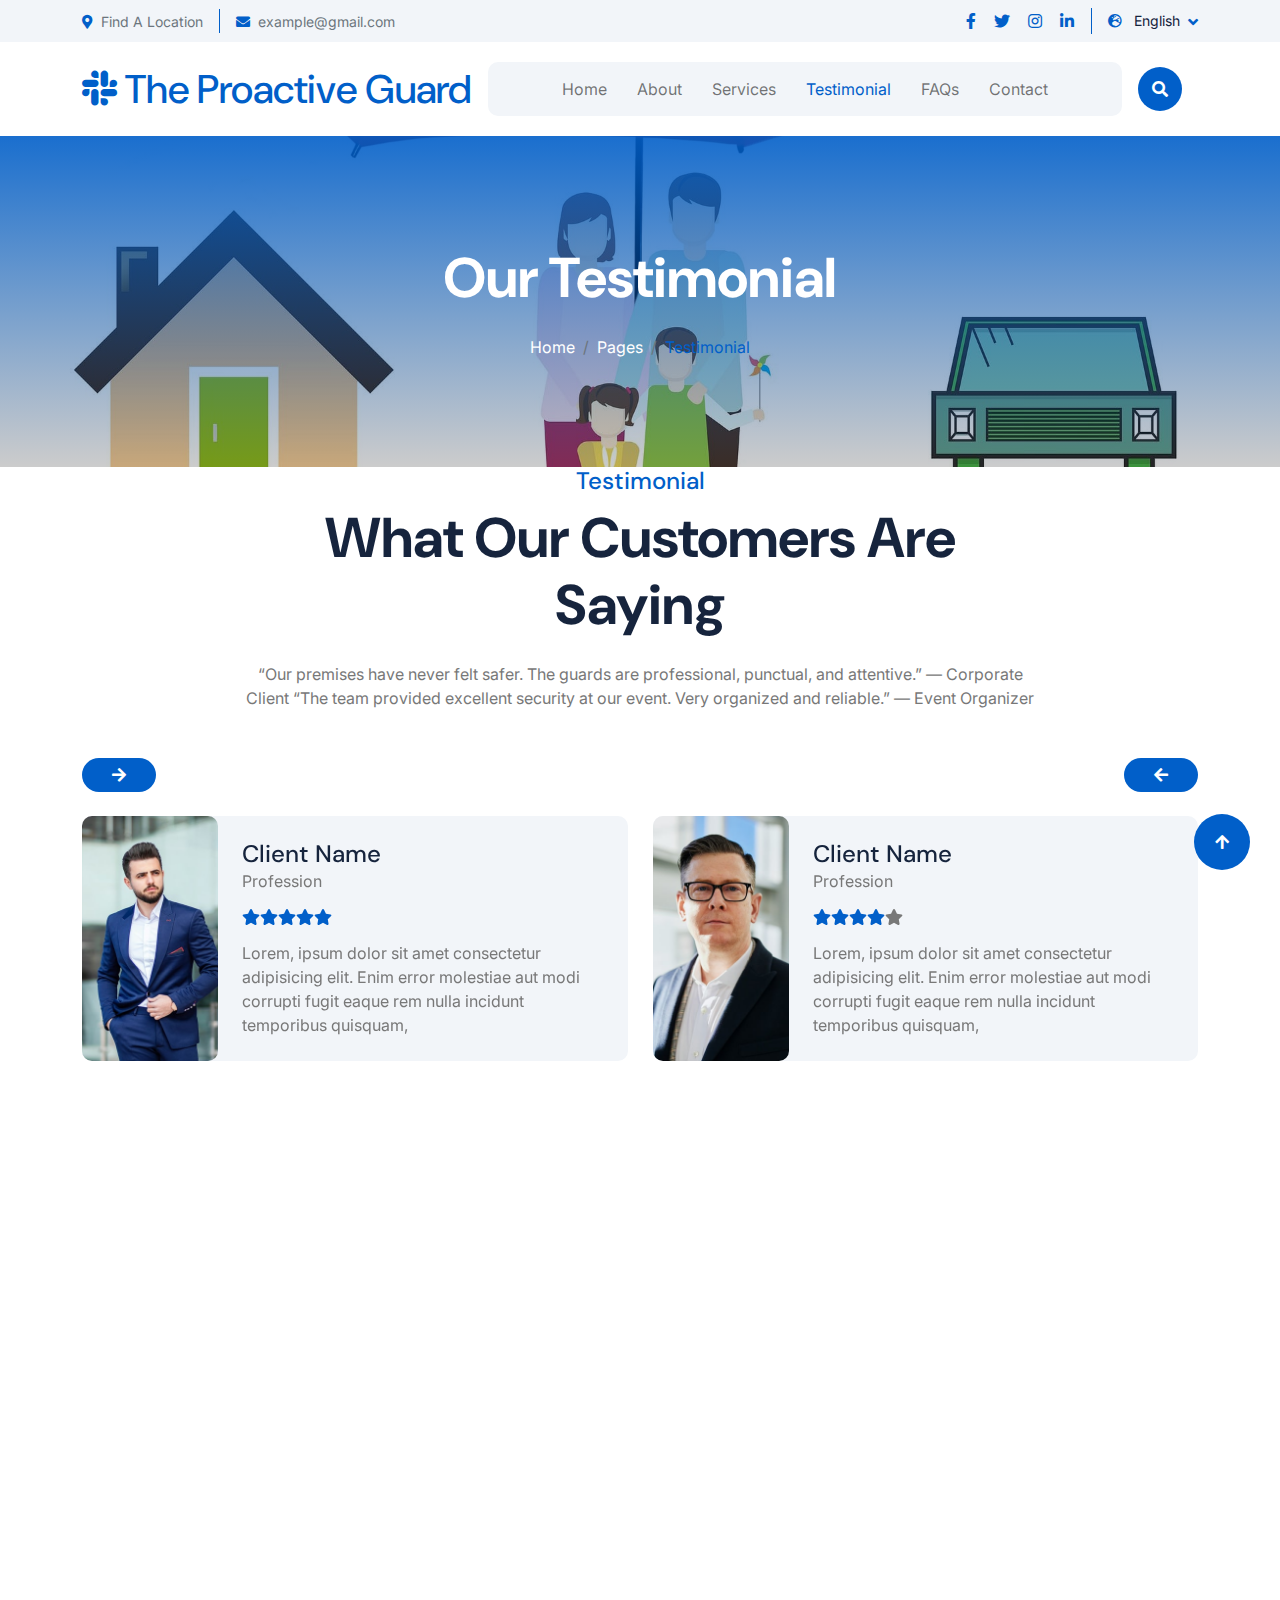
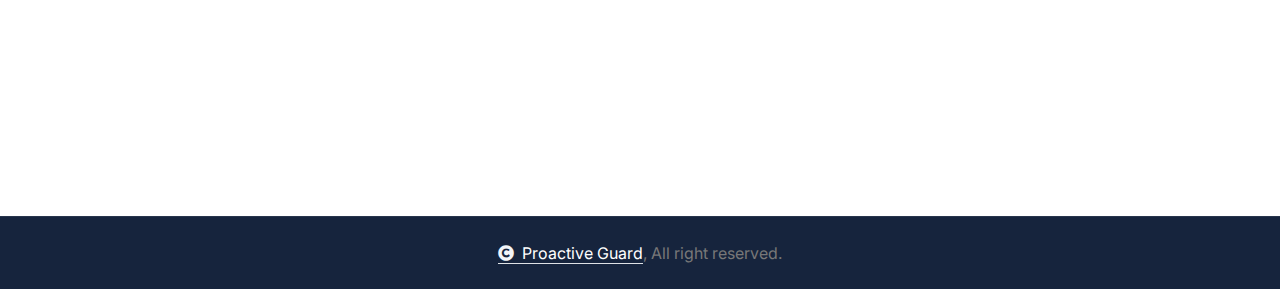
<file: testimonial.html>
<!DOCTYPE html>
<html lang="en">

<head>
    <meta charset="utf-8">
    <title>LifeSure - Life Insurance Website Template</title>
    <meta content="width=device-width, initial-scale=1.0" name="viewport">
    <meta content="" name="keywords">
    <meta content="" name="description">

    <!-- Google Web Fonts -->
    <link rel="preconnect" href="https://fonts.googleapis.com">
    <link rel="preconnect" href="https://fonts.gstatic.com" crossorigin>
    <link
        href="https://fonts.googleapis.com/css2?family=DM+Sans:ital,opsz,wght@0,9..40,100..1000;1,9..40,100..1000&family=Inter:slnt,wght@-10..0,100..900&display=swap"
        rel="stylesheet">

    <!-- Icon Font Stylesheet -->
    <link rel="stylesheet" href="https://use.fontawesome.com/releases/v5.15.4/css/all.css" />
    <link href="https://cdn.jsdelivr.net/npm/bootstrap-icons@1.4.1/font/bootstrap-icons.css" rel="stylesheet">

    <!-- Libraries Stylesheet -->
    <link rel="stylesheet" href="lib/animate/animate.min.css" />
    <link href="lib/lightbox/css/lightbox.min.css" rel="stylesheet">
    <link href="lib/owlcarousel/assets/owl.carousel.min.css" rel="stylesheet">


    <!-- Customized Bootstrap Stylesheet -->
    <link href="css/bootstrap.min.css" rel="stylesheet">

    <!-- Template Stylesheet -->
    <link href="css/style.css" rel="stylesheet">
</head>

<body>

    <!-- Spinner Start -->
    <div id="spinner"
        class="show bg-white position-fixed translate-middle w-100 vh-100 top-50 start-50 d-flex align-items-center justify-content-center">
        <div class="spinner-border text-primary" style="width: 3rem; height: 3rem;" role="status">
            <span class="sr-only">Loading...</span>
        </div>
    </div>
    <!-- Spinner End -->

    <!-- Topbar Start -->
    <div class="container-fluid topbar px-0 px-lg-4 bg-light py-2 d-none d-lg-block">
        <div class="container">
            <div class="row gx-0 align-items-center">
                <div class="col-lg-8 text-center text-lg-start mb-lg-0">
                    <div class="d-flex flex-wrap">
                        <div class="border-end border-primary pe-3">
                            <a href="#" class="text-muted small"><i
                                    class="fas fa-map-marker-alt text-primary me-2"></i>Find A Location</a>
                        </div>
                        <div class="ps-3">
                            <a href="mailto:example@gmail.com" class="text-muted small"><i
                                    class="fas fa-envelope text-primary me-2"></i>example@gmail.com</a>
                        </div>
                    </div>
                </div>
                <div class="col-lg-4 text-center text-lg-end">
                    <div class="d-flex justify-content-end">
                        <div class="d-flex border-end border-primary pe-3">
                            <a class="btn p-0 text-primary me-3" href="#"><i class="fab fa-facebook-f"></i></a>
                            <a class="btn p-0 text-primary me-3" href="#"><i class="fab fa-twitter"></i></a>
                            <a class="btn p-0 text-primary me-3" href="#"><i class="fab fa-instagram"></i></a>
                            <a class="btn p-0 text-primary me-0" href="#"><i class="fab fa-linkedin-in"></i></a>
                        </div>
                        <div class="dropdown ms-3">
                            <a href="#" class="dropdown-toggle text-dark" data-bs-toggle="dropdown"><small><i
                                        class="fas fa-globe-europe text-primary me-2"></i> English</small></a>
                            <div class="dropdown-menu rounded">
                                <a href="#" class="dropdown-item">English</a>
                                <a href="#" class="dropdown-item">Bangla</a>
                                <a href="#" class="dropdown-item">French</a>
                                <a href="#" class="dropdown-item">Spanish</a>
                                <a href="#" class="dropdown-item">Arabic</a>
                            </div>
                        </div>
                    </div>
                </div>
            </div>
        </div>
    </div>
    <!-- Topbar End -->

    <!-- Navbar & Hero Start -->
    <div class="container-fluid nav-bar px-0 px-lg-4 py-lg-0">
        <div class="container">
            <nav class="navbar navbar-expand-lg navbar-light">
                <a href="#" class="navbar-brand p-0">
                    <h1 class="text-primary mb-0"><i class="fab fa-slack me-2"></i>The Proactive Guard</h1>
                    <!-- <img src="img/logo.png" alt="Logo"> -->
                </a>
                <button class="navbar-toggler" type="button" data-bs-toggle="collapse" data-bs-target="#navbarCollapse">
                    <span class="fa fa-bars"></span>
                </button>
                <div class="collapse navbar-collapse" id="navbarCollapse">
                    <div class="navbar-nav mx-0 mx-lg-auto">
                        <a href="index.html" class="nav-item nav-link">Home</a>
                        <a href="about.html" class="nav-item nav-link ">About</a>
                        <a href="service.html" class="nav-item nav-link">Services</a>
                        <a href="testimonial.html" class="nav-item nav-link active">Testimonial</a>
                        <a href="FAQ.html" class="nav-item nav-link">FAQs</a>
                        <a href="contact.html" class="nav-item nav-link">Contact</a>
                    </div>
                    <div class="nav-btn px-3">
                        <button class="btn-search btn btn-primary btn-md-square rounded-circle flex-shrink-0"
                            data-bs-toggle="modal" data-bs-target="#searchModal"><i class="fas fa-search"></i></button>
                    </div>
                </div>
        </div>

        </a>
    </div>
    </nav>
    </div>
    </div>
    <!-- Navbar & Hero End -->


    <!-- Modal Search Start -->
    <div class="modal fade" id="searchModal" tabindex="-1" aria-labelledby="exampleModalLabel" aria-hidden="true">
        <div class="modal-dialog modal-fullscreen">
            <div class="modal-content rounded-0">
                <div class="modal-header">
                    <h5 class="modal-title" id="exampleModalLabel">Search by keyword</h5>
                    <button type="button" class="btn-close" data-bs-dismiss="modal" aria-label="Close"></button>
                </div>
                <div class="modal-body d-flex align-items-center bg-primary">
                    <div class="input-group w-75 mx-auto d-flex">
                        <input type="search" class="form-control p-3" placeholder="keywords"
                            aria-describedby="search-icon-1">
                        <span id="search-icon-1" class="btn bg-light border nput-group-text p-3"><i
                                class="fa fa-search"></i></span>
                    </div>
                </div>
            </div>
        </div>
    </div>
    <!-- Modal Search End -->


    <!-- Header Start -->
    <div class="container-fluid bg-breadcrumb">
        <div class="container text-center py-5" style="max-width: 900px;">
            <h4 class="text-white display-4 mb-4 wow fadeInDown" data-wow-delay="0.1s">Our Testimonial</h4>
            <ol class="breadcrumb d-flex justify-content-center mb-0 wow fadeInDown" data-wow-delay="0.3s">
                <li class="breadcrumb-item"><a href="index.html">Home</a></li>
                <li class="breadcrumb-item"><a href="#">Pages</a></li>
                <li class="breadcrumb-item active text-primary">Testimonial</li>
            </ol>
        </div>
    </div>
    <!-- Header End -->


    <!-- Testimonial Start -->
    <div class="container-fluid testimonial pb-5">
        <div class="container pb-5">
            <div class="text-center mx-auto pb-5 wow fadeInUp" data-wow-delay="0.2s" style="max-width: 800px;">
                <h4 class="text-primary">Testimonial</h4>
                <h1 class="display-4 mb-4">What Our Customers Are Saying</h1>
                <p class="mb-0">“Our premises have never felt safer. The guards are professional, punctual, and
                    attentive.”
                    — Corporate Client

                    “The team provided excellent security at our event. Very organized and reliable.”
                    — Event Organizer
                </p>
            </div>
            <div class="owl-carousel testimonial-carousel wow fadeInUp" data-wow-delay="0.2s">
                <div class="testimonial-item bg-light rounded">
                    <div class="row g-0">
                        <div class="col-4  col-lg-4 col-xl-3">
                            <div class="h-100">
                                <img src="img/testimonial-1.jpg" class="img-fluid h-100 rounded"
                                    style="object-fit: cover;" alt="">
                            </div>
                        </div>
                        <div class="col-8 col-lg-8 col-xl-9">
                            <div class="d-flex flex-column my-auto text-start p-4">
                                <h4 class="text-dark mb-0">Client Name</h4>
                                <p class="mb-3">Profession</p>
                                <div class="d-flex text-primary mb-3">
                                    <i class="fas fa-star"></i>
                                    <i class="fas fa-star"></i>
                                    <i class="fas fa-star"></i>
                                    <i class="fas fa-star"></i>
                                    <i class="fas fa-star"></i>
                                </div>
                                <p class="mb-0">Lorem, ipsum dolor sit amet consectetur adipisicing elit. Enim error
                                    molestiae aut modi corrupti fugit eaque rem nulla incidunt temporibus quisquam,
                                </p>
                            </div>
                        </div>
                    </div>
                </div>
                <div class="testimonial-item bg-light rounded">
                    <div class="row g-0">
                        <div class="col-4  col-lg-4 col-xl-3">
                            <div class="h-100">
                                <img src="img/testimonial-2.jpg" class="img-fluid h-100 rounded"
                                    style="object-fit: cover;" alt="">
                            </div>
                        </div>
                        <div class="col-8 col-lg-8 col-xl-9">
                            <div class="d-flex flex-column my-auto text-start p-4">
                                <h4 class="text-dark mb-0">Client Name</h4>
                                <p class="mb-3">Profession</p>
                                <div class="d-flex text-primary mb-3">
                                    <i class="fas fa-star"></i>
                                    <i class="fas fa-star"></i>
                                    <i class="fas fa-star"></i>
                                    <i class="fas fa-star"></i>
                                    <i class="fas fa-star text-body"></i>
                                </div>
                                <p class="mb-0">Lorem, ipsum dolor sit amet consectetur adipisicing elit. Enim error
                                    molestiae aut modi corrupti fugit eaque rem nulla incidunt temporibus quisquam,
                                </p>
                            </div>
                        </div>
                    </div>
                </div>
                <div class="testimonial-item bg-light rounded">
                    <div class="row g-0">
                        <div class="col-4  col-lg-4 col-xl-3">
                            <div class="h-100">
                                <img src="img/testimonial-3.jpg" class="img-fluid h-100 rounded"
                                    style="object-fit: cover;" alt="">
                            </div>
                        </div>
                        <div class="col-8 col-lg-8 col-xl-9">
                            <div class="d-flex flex-column my-auto text-start p-4">
                                <h4 class="text-dark mb-0">Client Name</h4>
                                <p class="mb-3">Profession</p>
                                <div class="d-flex text-primary mb-3">
                                    <i class="fas fa-star"></i>
                                    <i class="fas fa-star"></i>
                                    <i class="fas fa-star"></i>
                                    <i class="fas fa-star text-body"></i>
                                    <i class="fas fa-star text-body"></i>
                                </div>
                                <p class="mb-0">Lorem, ipsum dolor sit amet consectetur adipisicing elit. Enim error
                                    molestiae aut modi corrupti fugit eaque rem nulla incidunt temporibus quisquam,
                                </p>
                            </div>
                        </div>
                    </div>
                </div>
            </div>
        </div>
    </div>
    <!-- Testimonial End -->


    <!-- Footer Start -->
    <div class="container-fluid footer py-5 wow fadeIn" data-wow-delay="0.2s">
        <div class="container py-5">
            <div class="row g-5">
                <div class="col-xl-9">
                    <div class="mb-5">
                        <div class="row g-4">
                            <div class="col-md-6 col-lg-6 col-xl-5">
                                <div class="footer-item">
                                    <a href="index.html" class="p-0">
                                        <h3 class="text-white"><i class="fab fa-slack me-3"></i>The Proactive Guard</h3>
                                        <!-- <img src="logo.png" alt="Logo"> -->
                                    </a>
                                    <p class="text-white mb-4">At The Proactive Guard, our mission is clear: to protect,
                                        prevent, and provide peace of mind. This monthly newsletter brings you insights
                                        into security trends, company updates, and practical safety tips.</p>
                                    <div class="footer-btn d-flex">
                                        <a class="btn btn-md-square rounded-circle me-3" href="#"><i
                                                class="fab fa-facebook-f"></i></a>
                                        <a class="btn btn-md-square rounded-circle me-3" href="#"><i
                                                class="fab fa-twitter"></i></a>
                                        <a class="btn btn-md-square rounded-circle me-3" href="#"><i
                                                class="fab fa-instagram"></i></a>
                                        <a class="btn btn-md-square rounded-circle me-0" href="#"><i
                                                class="fab fa-linkedin-in"></i></a>
                                    </div>
                                </div>
                            </div>
                            <div class="col-md-6 col-lg-6 col-xl-3">
                                <div class="footer-item">
                                    <h4 class="text-white mb-4">Useful Links</h4>
                                    <a href="#"><i class="fas fa-angle-right me-2"></i> About Us</a>
                                    <a href="#"><i class="fas fa-angle-right me-2"></i> Features</a>
                                    <a href="#"><i class="fas fa-angle-right me-2"></i> Services</a>
                                    <a href="#"><i class="fas fa-angle-right me-2"></i> FAQ's</a>
                                    <a href="#"><i class="fas fa-angle-right me-2"></i> Contact</a>
                                </div>
                            </div>
                            <div class="col-md-6 col-lg-6 col-xl-4">
                                <div class="footer-item">
                                    <h4 class="mb-4 text-white">Instagram</h4>
                                    <div class="row g-3">
                                        <div class="col-4">
                                            <div class="footer-instagram rounded">
                                                <img src="img/instagram-footer-1.jpg" class="img-fluid w-100" alt="">
                                                <div class="footer-search-icon">
                                                    <a href="img/instagram-footer-1.jpg"
                                                        data-lightbox="footerInstagram-1" class="my-auto"><i
                                                            class="fas fa-link text-white"></i></a>
                                                </div>
                                            </div>
                                        </div>
                                        <div class="col-4">
                                            <div class="footer-instagram rounded">
                                                <img src="img/instagram-footer-2.jpg" class="img-fluid w-100" alt="">
                                                <div class="footer-search-icon">
                                                    <a href="img/instagram-footer-2.jpg"
                                                        data-lightbox="footerInstagram-2" class="my-auto"><i
                                                            class="fas fa-link text-white"></i></a>
                                                </div>
                                            </div>
                                        </div>
                                        <div class="col-4">
                                            <div class="footer-instagram rounded">
                                                <img src="img/instagram-footer-3.jpg" class="img-fluid w-100" alt="">
                                                <div class="footer-search-icon">
                                                    <a href="img/instagram-footer-3.jpg"
                                                        data-lightbox="footerInstagram-3" class="my-auto"><i
                                                            class="fas fa-link text-white"></i></a>
                                                </div>
                                            </div>
                                        </div>
                                        <div class="col-4">
                                            <div class="footer-instagram rounded">
                                                <img src="img/instagram-footer-4.jpg" class="img-fluid w-100" alt="">
                                                <div class="footer-search-icon">
                                                    <a href="img/instagram-footer-4.jpg"
                                                        data-lightbox="footerInstagram-4" class="my-auto"><i
                                                            class="fas fa-link text-white"></i></a>
                                                </div>
                                            </div>
                                        </div>
                                        <div class="col-4">
                                            <div class="footer-instagram rounded">
                                                <img src="img/instagram-footer-5.jpg" class="img-fluid w-100" alt="">
                                                <div class="footer-search-icon">
                                                    <a href="img/instagram-footer-5.jpg"
                                                        data-lightbox="footerInstagram-5" class="my-auto"><i
                                                            class="fas fa-link text-white"></i></a>
                                                </div>
                                            </div>
                                        </div>
                                        <div class="col-4">
                                            <div class="footer-instagram rounded">
                                                <img src="img/instagram-footer-6.jpg" class="img-fluid w-100" alt="">
                                                <div class="footer-search-icon">
                                                    <a href="img/instagram-footer-6.jpg"
                                                        data-lightbox="footerInstagram-6" class="my-auto"><i
                                                            class="fas fa-link text-white"></i></a>
                                                </div>
                                            </div>
                                        </div>
                                    </div>
                                </div>
                            </div>
                        </div>
                    </div>
                    <div class="pt-5" style="border-top: 1px solid rgba(255, 255, 255, 0.08);">
                        <div class="row g-0">
                            <div class="col-12">
                                <div class="row g-4">
                                    <div class="col-lg-6 col-xl-4">
                                        <div class="d-flex">
                                            <div class="btn-xl-square bg-primary text-white rounded p-4 me-4">
                                                <i class="fas fa-map-marker-alt fa-2x"></i>
                                            </div>
                                            <div>
                                                <h4 class="text-white">Address</h4>
                                                <p class="mb-0 ">123 Street New York.USA</p>
                                            </div>
                                        </div>
                                    </div>
                                    <div class="col-lg-6 col-xl-4">
                                        <div class="d-flex">
                                            <div class="btn-xl-square bg-primary text-white rounded p-4 me-4">
                                                <i class="fas fa-envelope fa-2x"></i>
                                            </div>
                                            <div>
                                                <h4 class="text-white">Mail Us</h4>
                                                <p class="mb-0">info@example.com</p>
                                            </div>
                                        </div>
                                    </div>
                                    <div class="col-lg-6 col-xl-4">
                                        <div class="d-flex">
                                            <div class="btn-xl-square bg-primary text-white rounded p-4 me-4">
                                                <i class="fa fa-phone-alt fa-2x"></i>
                                            </div>
                                            <div>
                                                <h4 class="text-white">Telephone</h4>
                                                <p class="mb-0">(+012) 3456 7890</p>
                                            </div>
                                        </div>
                                    </div>
                                </div>
                            </div>
                        </div>
                    </div>
                </div>

                <div class="col-xl-3">
                    <div class="footer-item">
                        <h4 class="text-white mb-4">Newsletter</h4>
                        <p class="text-white mb-3">“Be Visible, Stay Secure.”
                            When on duty, presence is prevention. Regular patrols, proper uniform presentation, and
                            alert posture reduce risks before they escalate.</p>
                        <div class="position-relative rounded-pill mb-4">
                            <input class="form-control rounded-pill w-100 py-3 ps-4 pe-5" type="text"
                                placeholder="Enter your email">
                            <button type="button"
                                class="btn btn-primary rounded-pill position-absolute top-0 end-0 py-2 mt-2 me-2">SignUp</button>
                        </div>
                        <div class="d-flex flex-shrink-0">
                            <div class="footer-btn">
                                <a href="#" class="btn btn-lg-square rounded-circle position-relative wow tada"
                                    data-wow-delay=".9s">
                                    <i class="fa fa-phone-alt fa-2x"></i>
                                    <div class="position-absolute" style="top: 2px; right: 12px;">
                                        <span><i class="fa fa-comment-dots text-secondary"></i></span>
                                    </div>
                                </a>
                            </div>
                            <div class="d-flex flex-column ms-3 flex-shrink-0">
                                <span class="text-white">Call to Our Experts</span>
                                <a href="tel:+ 0123 456 7890"><span class="text-white">Free: + 0123 456 7890</span></a>
                            </div>
                        </div>
                    </div>
                </div>
            </div>
        </div>
    </div>
    <!-- Footer End -->

    <!-- Copyright Start -->
    <div class="container-fluid copyright py-4">
        <div class="container">
            <div class="row g-4 align-items-center">
                <div class="col-12 text-center text-md-center mb-md-0">
                    <span class="text-body"><a href="#" class="border-bottom text-white"><i
                                class="fas fa-copyright text-light me-2"></i>Proactive Guard</a>, All right
                        reserved.</span>
                </div>
            </div>
        </div>
    </div>
    <!-- Copyright End -->


    <!-- Back to Top -->
    <a href="#" class="btn btn-primary btn-lg-square rounded-circle back-to-top"><i class="fa fa-arrow-up"></i></a>


    <!-- JavaScript Libraries -->
    <script src="https://ajax.googleapis.com/ajax/libs/jquery/3.6.4/jquery.min.js"></script>
    <script src="https://cdn.jsdelivr.net/npm/bootstrap@5.0.0/dist/js/bootstrap.bundle.min.js"></script>
    <script src="lib/wow/wow.min.js"></script>
    <script src="lib/easing/easing.min.js"></script>
    <script src="lib/waypoints/waypoints.min.js"></script>
    <script src="lib/counterup/counterup.min.js"></script>
    <script src="lib/lightbox/js/lightbox.min.js"></script>
    <script src="lib/owlcarousel/owl.carousel.min.js"></script>


    <!-- Template Javascript -->
    <script src="js/main.js"></script>
</body>

</html>
</file>
<file: css/style.css>
/*** Spinner Start ***/
#spinner {
    opacity: 0;
    visibility: hidden;
    transition: opacity .5s ease-out, visibility 0s linear .5s;
    z-index: 99999;
}

#spinner.show {
    transition: opacity .5s ease-out, visibility 0s linear 0s;
    visibility: visible;
    opacity: 1;
}
/*** Spinner End ***/

.back-to-top {
    position: fixed;
    right: 30px;
    bottom: 30px;
    transition: 0.5s;
    z-index: 99;
}


/*** Button Start ***/
.btn {
    font-weight: 600;
    transition: .5s;
}

.btn-square {
    width: 32px;
    height: 32px;
}

.btn-sm-square {
    width: 34px;
    height: 34px;
}

.btn-md-square {
    width: 44px;
    height: 44px;
}

.btn-lg-square {
    width: 56px;
    height: 56px;
}

.btn-xl-square {
    width: 66px;
    height: 66px;
}

.btn-square,
.btn-sm-square,
.btn-md-square,
.btn-lg-square,
.btn-xl-square {
    padding: 0;
    display: flex;
    align-items: center;
    justify-content: center;
    font-weight: normal;
}

.btn.btn-primary {
    color: var(--bs-white);
    border: none;
}

.btn.btn-primary:hover {
    background: var(--bs-dark);
    color: var(--bs-white);
}

.btn.btn-light {
    color: var(--bs-primary);
    border: none;
}

.btn.btn-light:hover {
    color: var(--bs-white);
    background: var(--bs-dark);
}

.btn.btn-dark {
    color: var(--bs-white);
    border: none;
}

.btn.btn-dark:hover {
    color: var(--bs-primary);
    background: var(--bs-light);
}


/*** Topbar Start ***/ 
.topbar .dropdown-toggle::after {
    border: none;
    content: "\f107";
    font-family: "Font Awesome 5 Free";
    font-weight: 600;
    vertical-align: middle;
    margin-left: 8px;
    color: var(--bs-primary);
}

.topbar .dropdown .dropdown-menu a:hover {
    background: var(--bs-primary);
    color: var(--bs-white);
}

.topbar .dropdown .dropdown-menu {
    transform: rotateX(0deg);
    visibility: visible;
    background: var(--bs-light);
    padding-top: 10px;
    border: 0;
    transition: .5s;
    opacity: 1;
}
/*** Topbar End ***/


/*** Navbar Start ***/
.nav-bar {
    background: var(--bs-white);
    transition: 1s;
}

.navbar-light .navbar-brand img {
    max-height: 60px;
    transition: .5s;
}

.nav-bar .navbar-light .navbar-brand img {
    max-height: 50px;
}

.navbar .navbar-nav .nav-item .nav-link {
    padding: 0;
}

.navbar .navbar-nav .nav-item {
    display: flex;
    align-items: center;
    padding: 15px;
}

.navbar-light .navbar-nav .nav-item:hover,
.navbar-light .navbar-nav .nav-item.active,
.navbar-light .navbar-nav .nav-item:hover .nav-link,
.navbar-light .navbar-nav .nav-item.active .nav-link {
    color: var(--bs-primary);
}

@media (max-width: 991px) {
    .navbar {
        padding: 20px 0;
    }

    .navbar .navbar-nav .nav-link {
        padding: 0;
    }

    .navbar .navbar-nav .nav-item {
        display: flex;
        padding: 20px;
        flex-direction: column;
        justify-content: start;
        align-items: start;
    }

    .navbar .navbar-nav .nav-btn {
        display: flex;
        justify-content: start;
    }

    .navbar .navbar-nav {
        width: 100%;
        display: flex;
        margin-top: 20px;
        padding-bottom: 20px;
        background: var(--bs-light);
        border-radius: 10px;
    }

    .navbar.navbar-expand-lg .navbar-toggler {
        padding: 8px 15px;
        border: 1px solid var(--bs-primary);
        color: var(--bs-primary);
    }
}

.navbar .dropdown-toggle::after {
    border: none;
    content: "\f107";
    font-family: "Font Awesome 5 Free";
    font-weight: 600;
    vertical-align: middle;
    margin-left: 8px;
}

.dropdown .dropdown-menu .dropdown-item:hover {
    background: var(--bs-primary);
    color: var(--bs-white);
}

@media (min-width: 992px) {
    .navbar {
        padding: 20px 0;
    }

    .navbar .nav-btn {
        display: flex;
        align-items: center;
        justify-content: end;
    }

    .navbar .navbar-nav {
        width: 100%;
        display: flex;
        justify-content: center;
        align-items: center;
        background: var(--bs-light);
        border-radius: 10px;
    }

    .navbar .navbar-nav .nav-btn {
        width: 100%;
        display: flex;
        margin-left: auto;
    }

    .navbar .nav-item .dropdown-menu {
        display: block;
        visibility: hidden;
        top: 100%;
        transform: rotateX(-75deg);
        transform-origin: 0% 0%;
        border: 0;
        border-radius: 10px;
        transition: .5s;
        opacity: 0;
    }

    .navbar .nav-item:hover .dropdown-menu {
        transform: rotateX(0deg);
        visibility: visible;
        margin-top: 20px;
        background: var(--bs-light);
        transition: .5s;
        opacity: 1;
    }
}
/*** Navbar End ***/


/*** Carousel Hero Header Start ***/
.header-carousel .header-carousel-item {
    height: 700px;
}

.header-carousel .owl-nav .owl-prev,
.header-carousel .owl-nav .owl-next {
    position: absolute;
    width: 60px;
    height: 60px;
    border-radius: 60px;
    background: var(--bs-light);
    color: var(--bs-primary);
    font-size: 26px;
    display: flex;
    align-items: center;
    justify-content: center;
    transition: 0.5s;
}

.header-carousel .owl-nav .owl-prev {
    bottom: 30px;
    left: 50%;
    transform: translateX(-50%);
    margin-left: 30px;
}
.header-carousel .owl-nav .owl-next {
    bottom: 30px;
    right: 50%;
    transform: translateX(-50%);
    margin-right: 30px;
}

.header-carousel .owl-nav .owl-prev:hover,
.header-carousel .owl-nav .owl-next:hover {
    box-shadow: inset 0 0 100px 0 var(--bs-secondary);
    color: var(--bs-white);
}

.header-carousel .header-carousel-item .carousel-caption {
    position: absolute;
    width: 100%;
    height: 100%;
    left: 0;
    bottom: 0;
    background: rgba(0, 0, 0, .2);
    display: flex;
    align-items: center;
}

@media (max-width: 991px) {
    .header-carousel .header-carousel-item .carousel-caption {
        padding-top: 45px;
    }

    .header-carousel .header-carousel-item {
        height: 1300px;
    }
}

@media (max-width: 767px) {
    .header-carousel .header-carousel-item {
        height: 950px;
    }

    .header-carousel .owl-nav .owl-prev {
        bottom: -30px;
        left: 50%;
        transform: translateX(-50%);
        margin-left: -45px;
    }

    .header-carousel .owl-nav .owl-next {
        bottom: -30px;
        left: 50%;
        transform: translateX(-50%);
        margin-left: 45px;
    }
}
/*** Carousel Hero Header End ***/


/*** Single Page Hero Header Start ***/
.bg-breadcrumb {
    position: relative;
    overflow: hidden;
    background: linear-gradient(rgba(1, 95, 201, 0.9), rgba(0, 0, 0, 0.2)), url(../img/bg-breadcrumb.jpg);
    background-position: center center;
    background-repeat: no-repeat;
    background-size: cover;
    padding: 60px 0 60px 0;
    transition: 0.5s;
}

.bg-breadcrumb .breadcrumb {
    position: relative;
}

.bg-breadcrumb .breadcrumb .breadcrumb-item a {
    color: var(--bs-white);
}
/*** Single Page Hero Header End ***/


/*** Feature Start ***/
.feature .feature-item {
    border-radius: 10px;
    background: var(--bs-white);
    transition: 0.5s;
}

.feature .feature-item:hover {
    background: var(--bs-primary);
}

.feature .feature-item .feature-icon {
    position: relative;
    width: 100px;
    display: inline-flex;
    align-items: center;
    justify-content: center;
    border-bottom-left-radius: 10px;
    border-bottom-right-radius: 10px;
    background: var(--bs-light);
}

.feature .feature-item:hover .feature-icon i {
    z-index: 9;
}

.feature .feature-item .feature-icon::after {
    content: "";
    position: absolute;
    width: 100%;
    height: 0;
    top: 0;
    left: 0;
    border-bottom-left-radius: 10px;
    border-bottom-right-radius: 10px;
    background: var(--bs-dark);
    transition: 0.5s;
    z-index: 1;
}

.feature .feature-item:hover .feature-icon::after {
    height: 100%;
}

.feature .feature-item .feature-icon {
    color: var(--bs-primary);
}

.feature .feature-item .feature-icon,
.feature .feature-item h4,
.feature .feature-item p {
    transition: 0.5s;
}

.feature .feature-item:hover .feature-icon {
    color: var(--bs-white);
}
.feature .feature-item:hover h4,
.feature .feature-item:hover p {
    color: var(--bs-white);
}

.feature .feature-item:hover a.btn {
    background: var(--bs-white);
    color: var(--bs-primary);
}

.feature .feature-item:hover a.btn:hover {
    background: var(--bs-dark);
    color: var(--bs-white);
}
/*** Feature End ***/


/*** Service Start ***/
.service .service-item {
    border-radius: 10px;
}
.service .service-item .service-img {
    position: relative;
    overflow: hidden;
    border-top-left-radius: 10px;
    border-top-right-radius: 10px;
}

.service .service-item .service-img img {
    transition: 0.5s;
}

.service .service-item:hover .service-img img {
    transform: scale(1.1);
}

.service .service-item .service-img::after {
    content: "";
    position: absolute;
    width: 100%;
    height: 0;
    top: 0;
    left: 0;
    border-top-left-radius: 10px;
    border-top-right-radius: 10px;
    background: rgba(1, 95, 201, .2);
    transition: 0.5s;
    z-index: 1;
}

.service .service-item:hover .service-img::after {
    height: 100%;
}

.service .service-item .service-img .service-icon {
    position: absolute;
    width: 70px;
    bottom: 0;
    right: 25px;
    border-top-left-radius: 10px;
    border-top-right-radius: 10px;
    background: var(--bs-light);
    display: flex;
    align-items: center;
    justify-content: center;
    transition: 0.5s;
    z-index: 9;
}

.service .service-item .service-img .service-icon i {
    color: var(--bs-primary);
    transition: 0.5s;
}

.service .service-item:hover .service-img .service-icon i {
    transform: rotateX(360deg);
    color: var(--bs-white);
}

.service .service-item:hover .service-img .service-icon {
    bottom: 0;
    color: var(--bs-white);
    background: var(--bs-primary);
}

.service .service-content {
    position: relative;
    border-bottom-left-radius: 10px;
    border-bottom-right-radius: 10px;
    background: var(--bs-light);
}

.service .service-item .service-content .service-content-inner {
    position: relative;
    z-index: 9;
}

.service .service-item .service-content .service-content-inner .h4,
.service .service-item .service-content .service-content-inner p {
    transition: 0.5s;
}

.service .service-item:hover .service-content .service-content-inner .h4,
.service .service-item:hover .service-content .service-content-inner p {
    color: var(--bs-white);
}

.service .service-item:hover .service-content .service-content-inner .btn.btn-primary {
    color: var(--bs-primary);
    background: var(--bs-white);
}

.service .service-item:hover .service-content .service-content-inner .btn.btn-primary:hover {
    color: var(--bs-white);
    background: var(--bs-dark);
}

.service .service-item:hover .service-content .service-content-inner .h4:hover {
    color: var(--bs-dark);
}

.service .service-item .service-content::after {
    content: "";
    position: absolute;
    width: 100%;
    height: 0;
    bottom: 0;
    left: 0;
    border-bottom-left-radius: 10px;
    border-bottom-right-radius: 10px;
    background: var(--bs-primary);
    transition: 0.5s;
    z-index: 1;
}

.service .service-item:hover .service-content::after {
    height: 100%;
}
/*** Service End ***/


/*** FAQs Start ***/
.faq-section .accordion .accordion-item .accordion-header .accordion-button {
    color: var(--bs-white);
    background: rgba(1, 95, 201, .8);
    font-size: 18px;
}

.faq-section .accordion .accordion-item .accordion-header .accordion-button.collapsed {
    color: var(--bs-primary);
    background: var(--bs-light);
}
/*** FAQs End ***/


/*** Blog Start ***/
.blog .blog-item {
    border-radius: 10px;
    transition: 0.5s;
}

.blog .blog-item:hover {
    box-shadow: 0 0 45px rgba(0, 0, 0, .1);
}

.blog .blog-item:hover .blog-content {
    background: var(--bs-white);
}

.blog .blog-item .blog-img {
    border-top-left-radius: 10px;
    border-top-right-radius: 10px;
    position: relative;
    overflow: hidden;
}

.blog .blog-item .blog-img img {
    transition: 0.5s;
}

.blog .blog-item:hover .blog-img img {
    transform: scale(1.2);
}

.blog .blog-item .blog-img::after {
    content: "";
    position: absolute;
    width: 100%;
    height: 0;
    top: 0;
    left: 0;
    border-top-left-radius: 10px;
    border-top-right-radius: 10px;
    background: rgba(1, 95, 201, .2);
    transition: 0.5s;
    z-index: 1;
}

.blog .blog-item:hover .blog-img::after {
    height: 100%;
}

.blog .blog-item .blog-img .blog-categiry {
    position: absolute;
    bottom: 0;
    right: 0;
    border-top-left-radius: 10px;
    display: inline-flex;
    color: var(--bs-white);
    background: var(--bs-primary);
    z-index: 9;
}

.blog .blog-item .blog-content {
    border-bottom-left-radius: 10px;
    border-bottom-right-radius: 10px;
    background: var(--bs-light);
}

.blog .blog-item .blog-content a.btn {
    color: var(--bs-dark);
}

.blog .blog-item:hover .blog-content a.btn:hover {
    color: var(--bs-primary);
}
/*** Blog End ***/


/*** Team Start ***/
.team .team-item .team-img {
    position: relative;
    overflow: hidden;
    border-top-left-radius: 10px;
    border-top-right-radius: 10px;
} 

.team .team-item .team-img img {
    transition: 0.5s;
}

.team .team-item:hover .team-img img {
    transform: scale(1.1);
}

.team .team-item .team-img::after {
    content: "";
    position: absolute;
    width: 100%;
    height: 0;
    top: 0;
    left: 0;
    border-top-left-radius: 10px;
    border-top-right-radius: 10px;
    transition: 0.5s;
}

.team .team-item:hover .team-img::after {
    height: 100%;
    background: rgba(255, 255, 255, 0.3);
}

.team .team-item .team-img .team-icon {
    position: absolute;
    bottom: 20px;
    right: 20px;
    margin-bottom: -100%;
    transition: 0.5s;
    z-index: 9;
}

.team .team-item:hover .team-img .team-icon {
    margin-bottom: 0;
}

.team .team-item .team-title {
    color: var(--bs-white);
    background: var(--bs-primary);
    border-bottom-left-radius: 10px;
    border-bottom-right-radius: 10px;
    transition: 0.5s;
}

.team .team-item .team-title h4 {
    color: var(--bs-white);
}

.team .team-item:hover .team-title {
    background: var(--bs-dark);
}
/*** Team End ***/


/*** Testimonial Start ***/
.testimonial-carousel .owl-stage-outer {
    margin-top: 58px;
    margin-right: -1px;
}

.testimonial .owl-nav .owl-prev {
    position: absolute;
    top: -58px;
    left: 0;
    background: var(--bs-primary);
    color: var(--bs-white);
    padding: 5px 30px;
    border-radius: 30px;
    transition: 0.5s;
}

.testimonial .owl-nav .owl-prev:hover {
    background: var(--bs-dark);
    color: var(--bs-white);
}

.testimonial .owl-nav .owl-next {
    position: absolute;
    top: -58px;
    right: 0;
    background: var(--bs-primary);
    color: var(--bs-white);
    padding: 5px 30px;
    border-radius: 30px;
    transition: 0.5s;
}

.testimonial .owl-nav .owl-next:hover {
    background: var(--bs-dark);
    color: var(--bs-white);
}
/*** Testimonial End ***/


/*** Contact Start ***/
.contact .contact-img {
    position: relative;
}

.contact .contact-img::after {
    content: "";
    position: absolute;
    width: 100%;
    height: 100%;
    top: 0;
    left: 0;
    border-radius: 30% 70% 70% 30% / 30% 30% 70% 70%;
    background: rgba(255, 255, 255, 0.9);
    z-index: 1;
    animation-name: image-efects;
    animation-duration: 10s;
    animation-delay: 1s;
    animation-iteration-count: infinite;
    animation-direction: alternate;
    transition: 0.5s
}

@keyframes image-efects {
    0%  {border-radius: 30% 70% 70% 30% / 30% 30% 70% 70%;}

    25% {border-radius: 35% 65% 27% 73% / 71% 25% 75% 29%;}

    50% {border-radius: 41% 59% 45% 55% / 32% 21% 79% 68%;}

    75% {border-radius: 69% 31% 39% 61% / 70% 83% 17% 30%;}

    100% {border-radius: 30% 70% 70% 30% / 30% 30% 70% 70%;}
}

.contact .contact-img .contact-img-inner {
    position: relative;
    z-index: 9;
}
/*** Contact End ***/


/*** Footer Start ***/
.footer {
    background: var(--bs-dark);
}

.footer .footer-item {
    display: flex;
    flex-direction: column;
}

.footer .footer-item a {
    line-height: 35px;
    color: var(--bs-body);
    transition: 0.5s;
}

.footer .footer-item p {
    line-height: 35px;
}

.footer .footer-item a:hover {
    color: var(--bs-primary);
}

.footer .footer-item .footer-btn a,
.footer .footer-item .footer-btn a i {
    transition: 0.5s;
}

.footer .footer-item .footer-btn a:hover {
    background: var(--bs-white);
}

.footer .footer-item .footer-btn a:hover i {
    color: var(--bs-primary);
}


.footer .footer-item .footer-instagram {
    position: relative;
    overflow: hidden;
}

.footer .footer-item .footer-instagram img {
    transition: 0.5s;
}

.footer .footer-item .footer-instagram:hover img {
    transform: scale(1.2);
}

.footer .footer-item .footer-instagram .footer-search-icon {
    position: absolute;
    width: 100%;
    height: 100%;
    top: 0;
    left: 0;
    display: flex;
    align-items: center;
    justify-content: center;
    transition: 0.5s;
    opacity: 0;
}

.footer .footer-item .footer-instagram:hover .footer-search-icon {
    opacity: 1;
    background: rgba(0, 0, 0, .6);
}

.footer .footer-item .footer-btn a {
    background: var(--bs-light);
    color: var(--bs-primary);
}

.footer .footer-item .footer-btn a:hover {
    background: var(--bs-primary);
}

.footer .footer-item .footer-btn a:hover i {
    color: var(--bs-white);
}
/*** Footer End ***/


/*** copyright Start ***/
.copyright {
    background: var(--bs-dark);
    border-top: 1px solid rgba(255, 255, 255, .08);
}
/*** copyright end ***/
</file>
